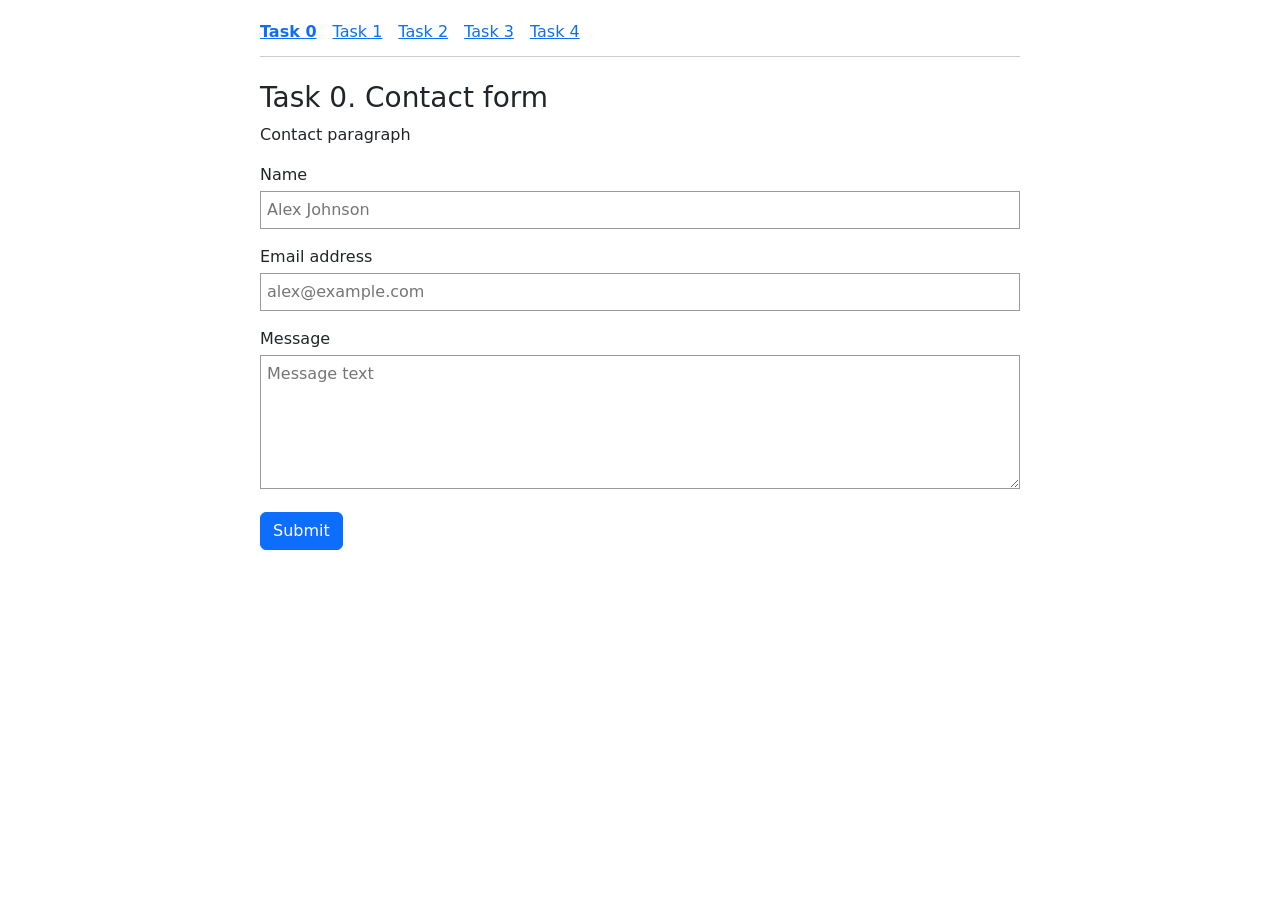
<file: index.html>
<!DOCTYPE html>
<html lang="en">
<head>
  <meta charset="UTF-8">
  <meta name="viewport" content="width=device-width, initial-scale=1.0">
  <title>Task 0. Contact form</title>
  <link rel="stylesheet" href="css/style.css">
</head>
<body>
  <nav aria-label="Tasks">
    <a href="index.html" aria-current="page">Task 0</a>
    <a href="html5.html">Task 1</a>
    <a href="bootstrap.html">Task 2</a>
    <a href="validation.html">Task 3</a>
    <a href="registration.html">Task 4</a>
  </nav>
  <main>
    <h1>Task 0. Contact form</h1>
    <p>Contact paragraph</p>
    <form id="contact-form" class="simple-form" action="success.html" method="get">
      <div>
        <label for="name">Name</label>
        <input type="text" id="name" name="name" placeholder="Alex Johnson">
      </div>
      <div>
        <label for="email">Email address</label>
        <input type="email" id="email" name="email" placeholder="alex@example.com">
      </div>
      <div>
        <label for="message">Message</label>
        <textarea id="message" name="message" rows="5" placeholder="Message text"></textarea>
      </div>
      <div class="basic-actions">
        <button type="submit" class="btn btn-primary">Submit</button>
      </div>
    </form>
  </main>
</body>
</html>
</file>
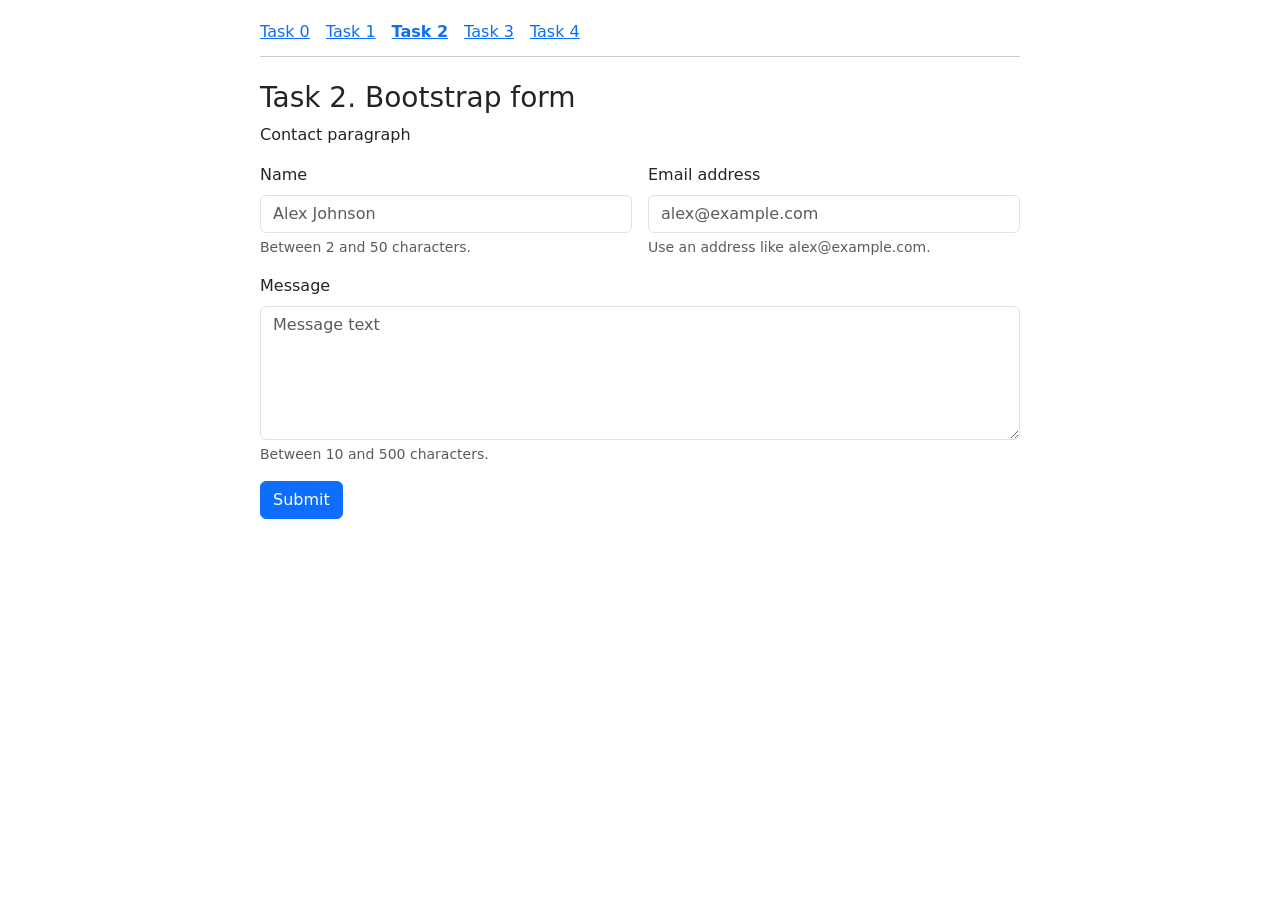
<file: bootstrap.html>
<!DOCTYPE html>
<html lang="en">
<head>
  <meta charset="UTF-8">
  <meta name="viewport" content="width=device-width, initial-scale=1.0">
  <title>Task 2. Bootstrap form</title>
  <link rel="stylesheet" href="css/style.css">
</head>
<body>
  <nav aria-label="Tasks">
    <a href="index.html">Task 0</a>
    <a href="html5.html">Task 1</a>
    <a href="bootstrap.html" aria-current="page">Task 2</a>
    <a href="validation.html">Task 3</a>
    <a href="registration.html">Task 4</a>
  </nav>
  <main>
    <h1>Task 2. Bootstrap form</h1>
    <p>Contact paragraph</p>
    <form id="contact-form" class="row g-3" action="success.html" method="get">
      <div class="col-md-6">
        <label for="name" class="form-label">Name</label>
        <input type="text" id="name" name="name" class="form-control" required minlength="2" maxlength="50" aria-describedby="name-help" placeholder="Alex Johnson">
        <div class="form-text" id="name-help">Between 2 and 50 characters.</div>
      </div>
      <div class="col-md-6">
        <label for="email" class="form-label">Email address</label>
        <input type="email" id="email" name="email" class="form-control" required maxlength="100" aria-describedby="email-help" placeholder="alex@example.com">
        <div class="form-text" id="email-help">Use an address like alex@example.com.</div>
      </div>
      <div class="col-12">
        <label for="message" class="form-label">Message</label>
        <textarea id="message" name="message" class="form-control" required minlength="10" maxlength="500" aria-describedby="message-help" rows="5" placeholder="Message text"></textarea>
        <div class="form-text" id="message-help">Between 10 and 500 characters.</div>
      </div>
      <div class="col-12">
        <button type="submit" class="btn btn-primary">Submit</button>
      </div>
    </form>
  </main>
</body>
</html>
</file>
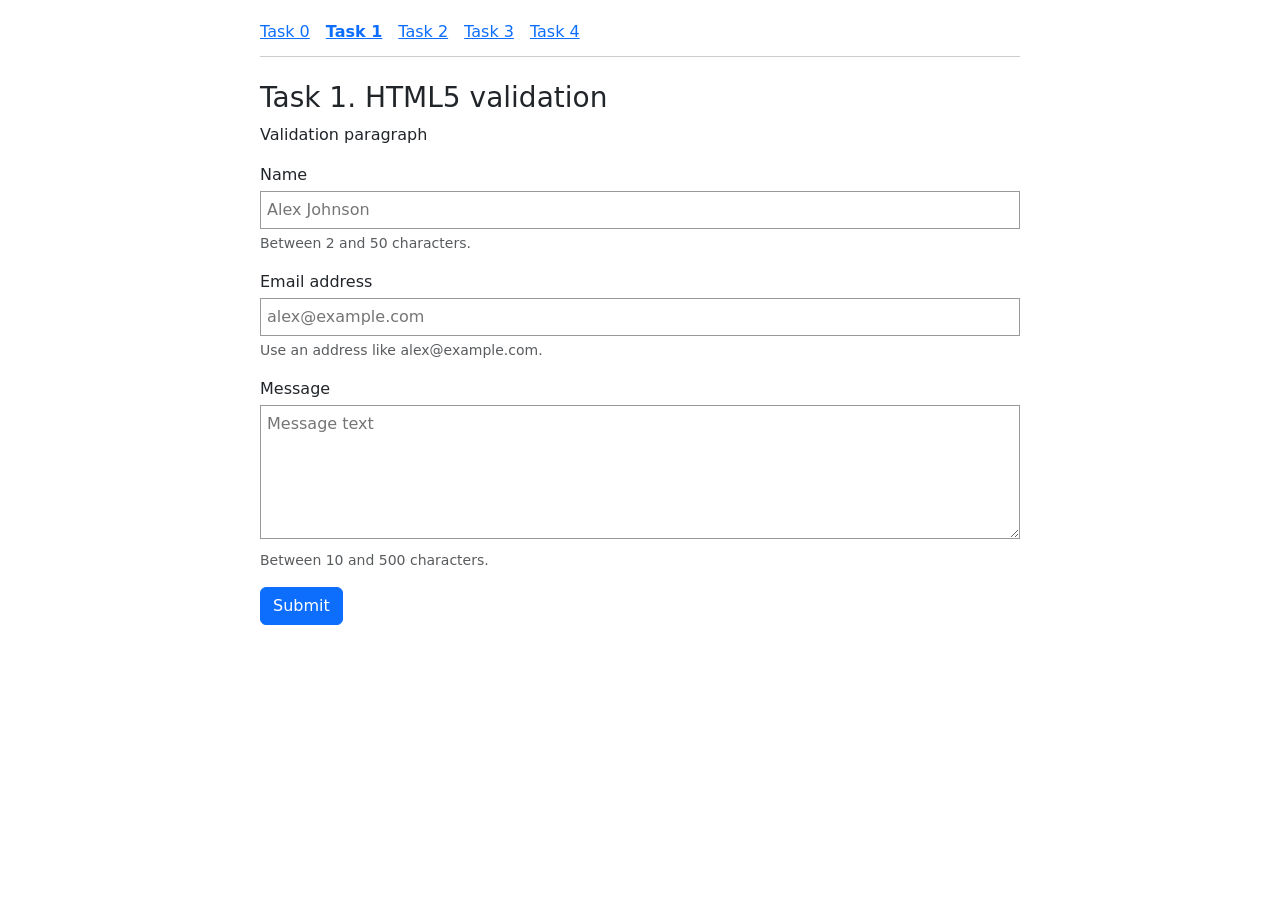
<file: html5.html>
<!DOCTYPE html>
<html lang="en">
<head>
  <meta charset="UTF-8">
  <meta name="viewport" content="width=device-width, initial-scale=1.0">
  <title>Task 1. HTML5 validation</title>
  <link rel="stylesheet" href="css/style.css">
</head>
<body>
  <nav aria-label="Tasks">
    <a href="index.html">Task 0</a>
    <a href="html5.html" aria-current="page">Task 1</a>
    <a href="bootstrap.html">Task 2</a>
    <a href="validation.html">Task 3</a>
    <a href="registration.html">Task 4</a>
  </nav>
  <main>
    <h1>Task 1. HTML5 validation</h1>
    <p>Validation paragraph</p>
    <form id="contact-form" class="simple-form" action="success.html" method="get">
      <div>
        <label for="name">Name</label>
        <input type="text" id="name" name="name" required minlength="2" maxlength="50" aria-describedby="name-help" placeholder="Alex Johnson">
        <div class="form-text" id="name-help">Between 2 and 50 characters.</div>
      </div>
      <div>
        <label for="email">Email address</label>
        <input type="email" id="email" name="email" required maxlength="100" aria-describedby="email-help" placeholder="alex@example.com">
        <div class="form-text" id="email-help">Use an address like alex@example.com.</div>
      </div>
      <div>
        <label for="message">Message</label>
        <textarea id="message" name="message" required minlength="10" maxlength="500" aria-describedby="message-help" rows="5" placeholder="Message text"></textarea>
        <div class="form-text" id="message-help">Between 10 and 500 characters.</div>
      </div>
      <div class="basic-actions">
        <button type="submit" class="btn btn-primary">Submit</button>
      </div>
    </form>
  </main>
</body>
</html>
</file>
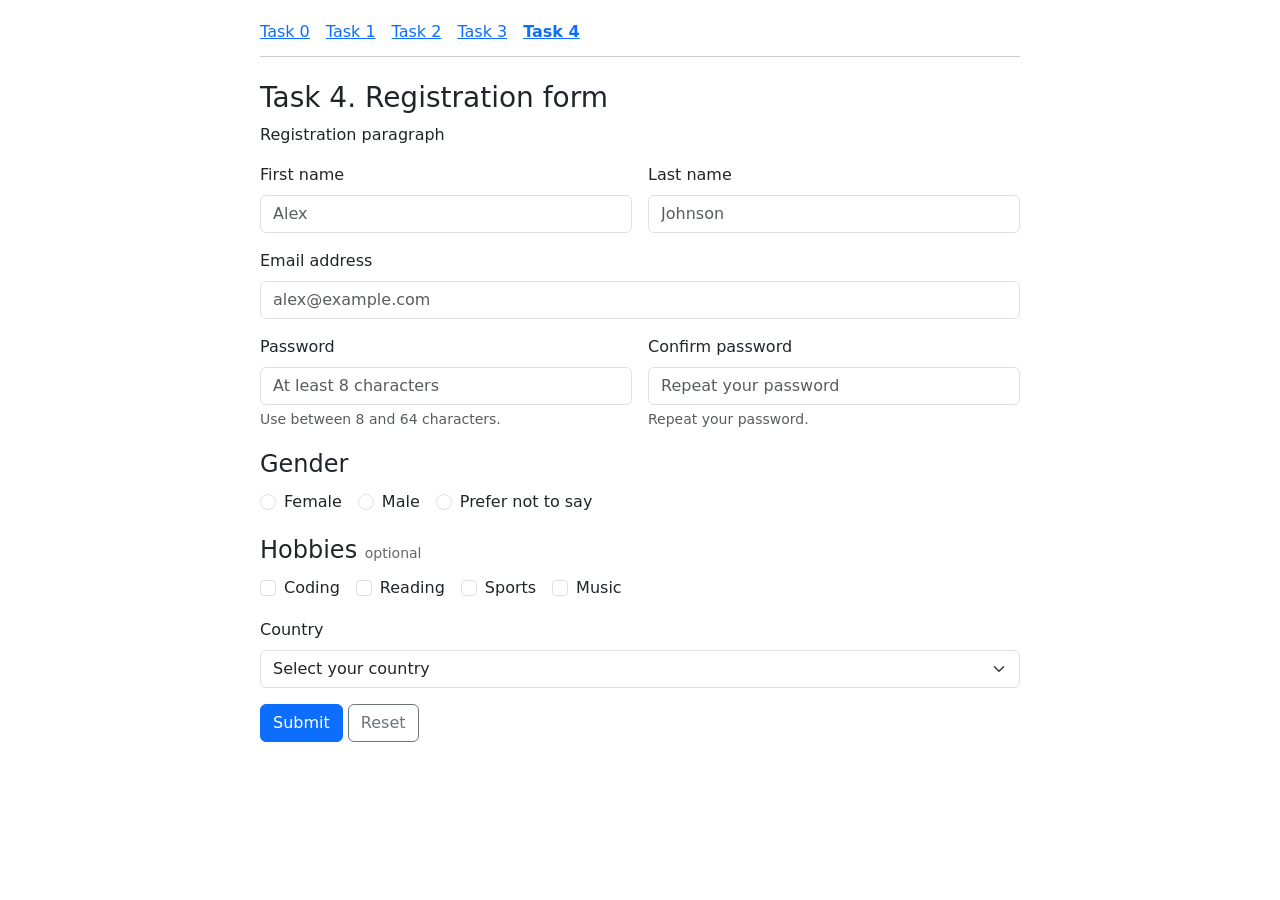
<file: registration.html>
<!DOCTYPE html>
<html lang="en">
<head>
  <meta charset="UTF-8">
  <meta name="viewport" content="width=device-width, initial-scale=1.0">
  <title>Task 4. Registration form</title>
  <link rel="stylesheet" href="css/style.css">
</head>
<body>
  <nav aria-label="Tasks">
    <a href="index.html">Task 0</a>
    <a href="html5.html">Task 1</a>
    <a href="bootstrap.html">Task 2</a>
    <a href="validation.html">Task 3</a>
    <a href="registration.html" aria-current="page">Task 4</a>
  </nav>
  <main>
    <h1>Task 4. Registration form</h1>
    <p>Registration paragraph</p>
    <form id="registration-form" class="row g-3 css-validation" action="success.html" method="get">
      <div class="col-md-6">
        <label for="first-name" class="form-label">First name</label>
        <input type="text" class="form-control" id="first-name" name="first-name" placeholder="Alex" required minlength="2" maxlength="50" aria-describedby="first-name-error first-name-success">
        <div class="invalid-feedback" id="first-name-error">Enter a first name of 2–50 characters.</div>
        <div class="valid-feedback" id="first-name-success">Looks good!</div>
      </div>
      <div class="col-md-6">
        <label for="last-name" class="form-label">Last name</label>
        <input type="text" class="form-control" id="last-name" name="last-name" placeholder="Johnson" required minlength="2" maxlength="50" aria-describedby="last-name-error last-name-success">
        <div class="invalid-feedback" id="last-name-error">Enter a last name of 2–50 characters.</div>
        <div class="valid-feedback" id="last-name-success">Looks good!</div>
      </div>
      <div class="col-12">
        <label for="email" class="form-label">Email address</label>
        <input type="email" class="form-control" id="email" name="email" placeholder="alex@example.com" required maxlength="100" aria-describedby="email-error email-success">
        <div class="invalid-feedback" id="email-error">Enter a valid email address.</div>
        <div class="valid-feedback" id="email-success">Looks good!</div>
      </div>
      <div class="col-md-6">
        <label for="password" class="form-label">Password</label>
        <input type="password" class="form-control" id="password" placeholder="At least 8 characters" required minlength="8" maxlength="64" aria-describedby="password-error password-success password-help">
        <div class="form-text" id="password-help">Use between 8 and 64 characters.</div>
        <div class="invalid-feedback" id="password-error">Use 8–64 characters.</div>
        <div class="valid-feedback" id="password-success">Looks good!</div>
      </div>
      <div class="col-md-6">
        <label for="confirm-password" class="form-label">Confirm password</label>
        <input type="password" class="form-control" id="confirm-password" placeholder="Repeat your password" required minlength="8" maxlength="64" aria-describedby="confirm-password-error confirm-password-success confirm-password-help">
        <div class="form-text" id="confirm-password-help">Repeat your password.</div>
        <div class="invalid-feedback" id="confirm-password-error">Use 8–64 characters.</div>
        <div class="valid-feedback" id="confirm-password-success">Looks good!</div>
      </div>
      <fieldset class="col-12">
        <legend class="form-label">Gender</legend>
        <div class="choices">
          <div class="form-check">
            <input class="form-check-input" type="radio" name="gender" id="female" value="female" required aria-describedby="gender-error">
            <label class="form-check-label" for="female">Female</label>
          </div>
          <div class="form-check">
            <input class="form-check-input" type="radio" name="gender" id="male" value="male" required aria-describedby="gender-error">
            <label class="form-check-label" for="male">Male</label>
          </div>
          <div class="form-check">
            <input class="form-check-input" type="radio" name="gender" id="prefer-not-to-say" value="prefer-not-to-say" required aria-describedby="gender-error">
            <label class="form-check-label" for="prefer-not-to-say">Prefer not to say</label>
          </div>
        </div>
        <div id="gender-error" class="gender-feedback text-danger small mt-2">Please choose an option.</div>
      </fieldset>
      <fieldset class="col-12">
        <legend class="form-label">Hobbies <span class="optional">optional</span></legend>
        <div class="choices">
          <div class="form-check">
            <input class="form-check-input" type="checkbox" name="hobbies" id="coding" value="coding">
            <label class="form-check-label" for="coding">Coding</label>
          </div>
          <div class="form-check">
            <input class="form-check-input" type="checkbox" name="hobbies" id="reading" value="reading">
            <label class="form-check-label" for="reading">Reading</label>
          </div>
          <div class="form-check">
            <input class="form-check-input" type="checkbox" name="hobbies" id="sports" value="sports">
            <label class="form-check-label" for="sports">Sports</label>
          </div>
          <div class="form-check">
            <input class="form-check-input" type="checkbox" name="hobbies" id="music" value="music">
            <label class="form-check-label" for="music">Music</label>
          </div>
        </div>
      </fieldset>
      <div class="col-12">
        <label for="country" class="form-label">Country</label>
        <select class="form-select" id="country" name="country" required aria-describedby="country-error country-success">
          <option value="">Select your country</option>
          <option value="KZ">Kazakhstan</option>
          <option value="KG">Kyrgyzstan</option>
          <option value="UZ">Uzbekistan</option>
          <option value="RU">Russia</option>
          <option value="TR">Türkiye</option>
          <option value="US">United States</option>
          <option value="other">Other</option>
        </select>
        <div class="invalid-feedback" id="country-error">Please select your country.</div>
        <div class="valid-feedback" id="country-success">Looks good!</div>
      </div>
      <div class="col-12">
        <button type="submit" class="btn btn-primary">Submit</button>
        <button type="reset" class="btn btn-outline-secondary">Reset</button>
      </div>
    </form>
  </main>
</body>
</html>
</file>
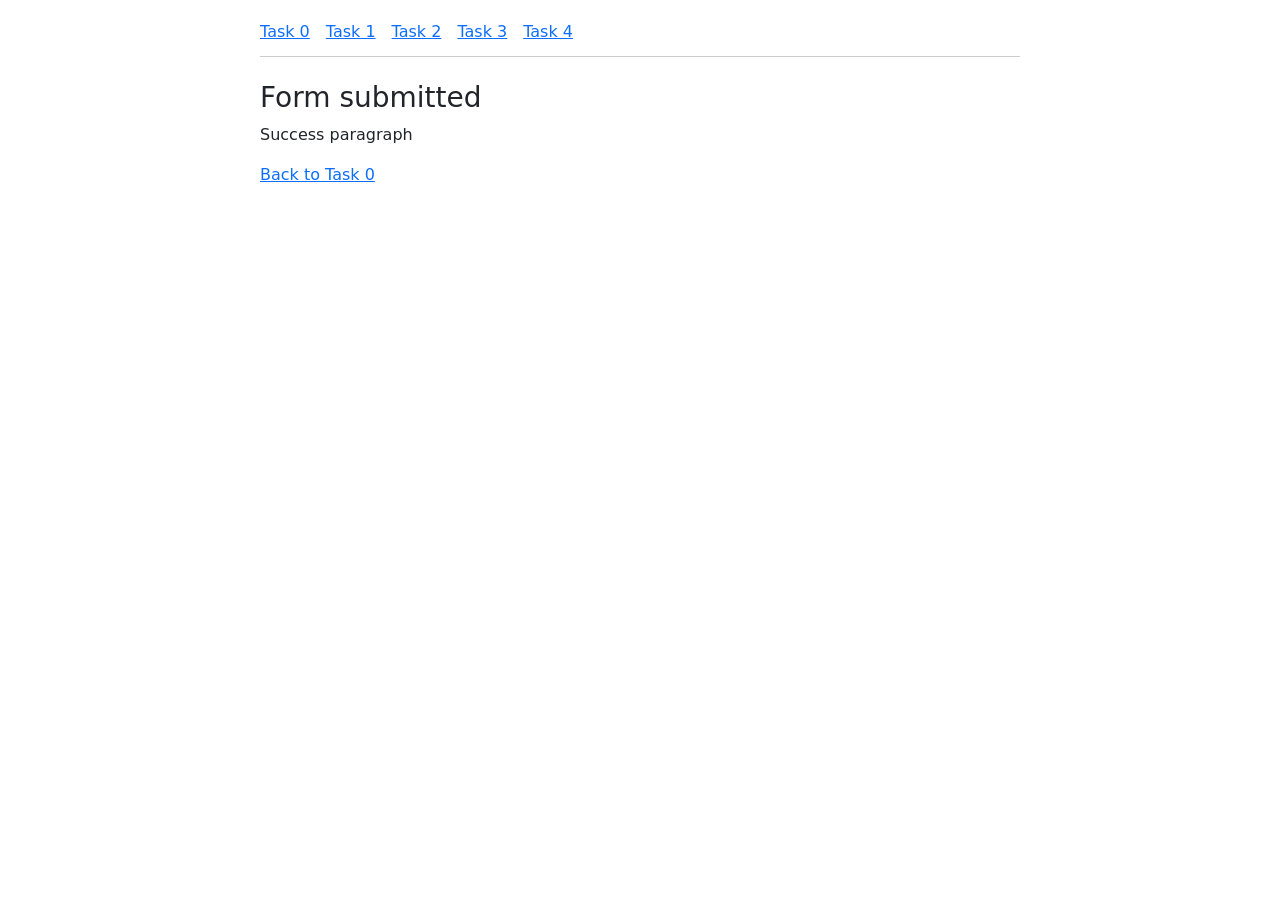
<file: success.html>
<!DOCTYPE html>
<html lang="en">
<head>
  <meta charset="UTF-8">
  <meta name="viewport" content="width=device-width, initial-scale=1.0">
  <title>Form submitted</title>
  <link rel="stylesheet" href="css/style.css">
</head>
<body>
  <nav aria-label="Tasks">
    <a href="index.html">Task 0</a>
    <a href="html5.html">Task 1</a>
    <a href="bootstrap.html">Task 2</a>
    <a href="validation.html">Task 3</a>
    <a href="registration.html">Task 4</a>
  </nav>
  <main>
    <h1>Form submitted</h1>
    <p>Success paragraph</p>
    <a href="index.html">Back to Task 0</a>
  </main>
</body>
</html>
</file>
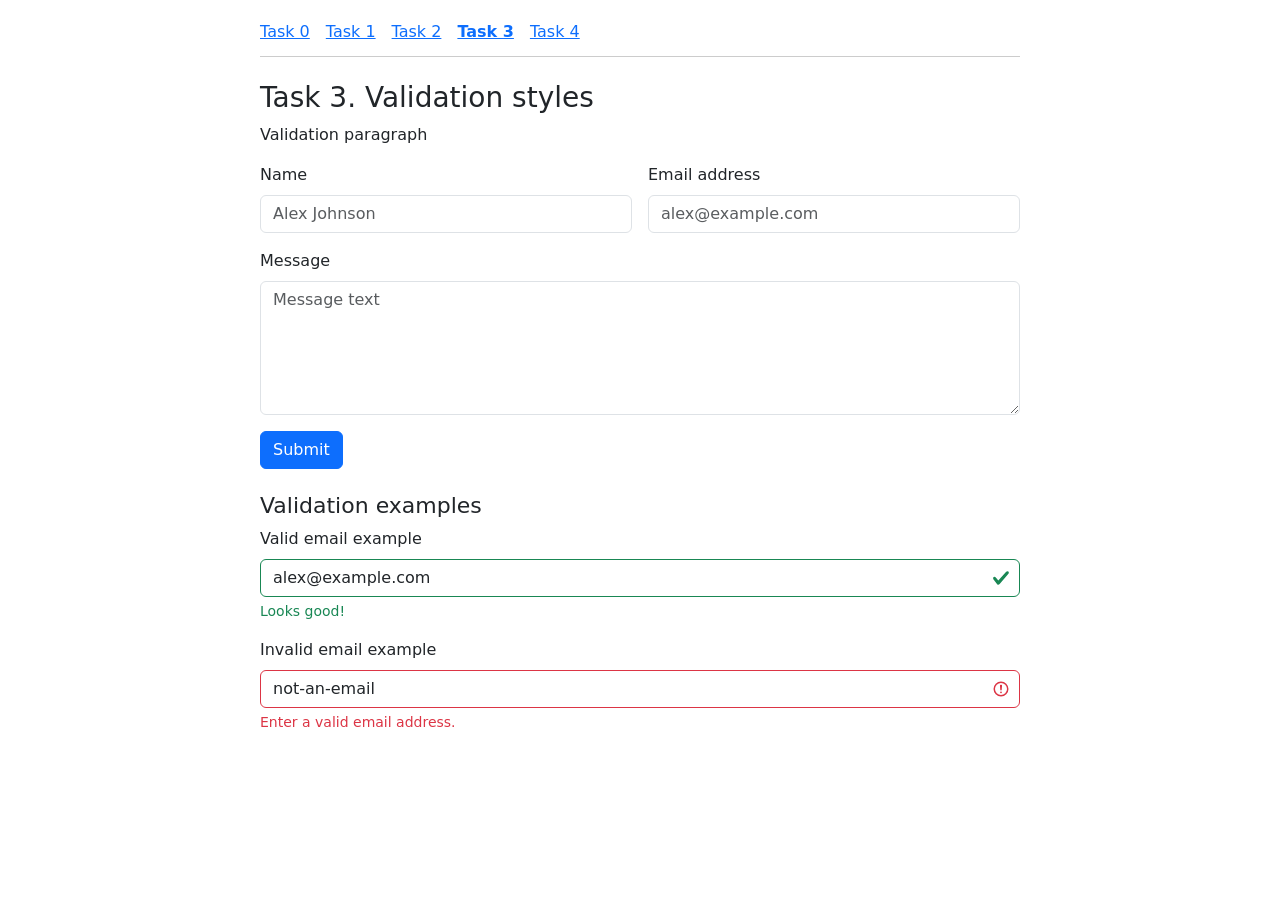
<file: validation.html>
<!DOCTYPE html>
<html lang="en">
<head>
  <meta charset="UTF-8">
  <meta name="viewport" content="width=device-width, initial-scale=1.0">
  <title>Task 3. Validation styles</title>
  <link rel="stylesheet" href="css/style.css">
</head>
<body>
  <nav aria-label="Tasks">
    <a href="index.html">Task 0</a>
    <a href="html5.html">Task 1</a>
    <a href="bootstrap.html">Task 2</a>
    <a href="validation.html" aria-current="page">Task 3</a>
    <a href="registration.html">Task 4</a>
  </nav>
  <main>
    <h1>Task 3. Validation styles</h1>
    <p>Validation paragraph</p>
    <form id="contact-form" class="row g-3 css-validation" action="success.html" method="get">
      <div class="col-md-6">
        <label for="name" class="form-label">Name</label>
        <input type="text" id="name" name="name" class="form-control" required minlength="2" maxlength="50" aria-describedby="name-error name-success" placeholder="Alex Johnson">
        <div class="invalid-feedback" id="name-error">Enter your name (2–50 characters).</div>
        <div class="valid-feedback" id="name-success">Looks good!</div>
      </div>
      <div class="col-md-6">
        <label for="email" class="form-label">Email address</label>
        <input type="email" id="email" name="email" class="form-control" required maxlength="100" aria-describedby="email-error email-success" placeholder="alex@example.com">
        <div class="invalid-feedback" id="email-error">Email is required. Enter a valid email address.</div>
        <div class="valid-feedback" id="email-success">Looks good!</div>
      </div>
      <div class="col-12">
        <label for="message" class="form-label">Message</label>
        <textarea id="message" name="message" class="form-control" required minlength="10" maxlength="500" aria-describedby="message-error message-success" rows="5" placeholder="Message text"></textarea>
        <div class="invalid-feedback" id="message-error">Enter a message of 10–500 characters.</div>
        <div class="valid-feedback" id="message-success">Looks good!</div>
      </div>
      <div class="col-12">
        <button type="submit" class="btn btn-primary">Submit</button>
      </div>
    </form>
    <section class="validation-example" aria-labelledby="example-title">
      <h2 id="example-title">Validation examples</h2>
      <label for="valid-example" class="form-label">Valid email example</label>
      <input id="valid-example" class="form-control is-valid" type="email" value="alex@example.com" readonly aria-describedby="valid-example-help">
      <div id="valid-example-help" class="valid-feedback">Looks good!</div>
      <label for="invalid-example" class="form-label mt-3">Invalid email example</label>
      <input id="invalid-example" class="form-control is-invalid" type="email" value="not-an-email" readonly aria-invalid="true" aria-describedby="invalid-example-help">
      <div id="invalid-example-help" class="invalid-feedback">Enter a valid email address.</div>
    </section>
  </main>
</body>
</html>
</file>
<file: css/style.css>
@charset "UTF-8";:root,[data-bs-theme=light]{--bs-blue:#0d6efd;--bs-indigo:#6610f2;--bs-purple:#6f42c1;--bs-pink:#d63384;--bs-red:#dc3545;--bs-orange:#fd7e14;--bs-yellow:#ffc107;--bs-green:#198754;--bs-teal:#20c997;--bs-cyan:#0dcaf0;--bs-black:#000;--bs-white:#fff;--bs-gray:#6c757d;--bs-gray-dark:#343a40;--bs-gray-100:#f8f9fa;--bs-gray-200:#e9ecef;--bs-gray-300:#dee2e6;--bs-gray-400:#ced4da;--bs-gray-500:#adb5bd;--bs-gray-600:#6c757d;--bs-gray-700:#495057;--bs-gray-800:#343a40;--bs-gray-900:#212529;--bs-primary:#0d6efd;--bs-secondary:#6c757d;--bs-success:#198754;--bs-info:#0dcaf0;--bs-warning:#ffc107;--bs-danger:#dc3545;--bs-light:#f8f9fa;--bs-dark:#212529;--bs-primary-rgb:13,110,253;--bs-secondary-rgb:108,117,125;--bs-success-rgb:25,135,84;--bs-info-rgb:13,202,240;--bs-warning-rgb:255,193,7;--bs-danger-rgb:220,53,69;--bs-light-rgb:248,249,250;--bs-dark-rgb:33,37,41;--bs-primary-text-emphasis:#052c65;--bs-secondary-text-emphasis:#2b2f32;--bs-success-text-emphasis:#0a3622;--bs-info-text-emphasis:#055160;--bs-warning-text-emphasis:#664d03;--bs-danger-text-emphasis:#58151c;--bs-light-text-emphasis:#495057;--bs-dark-text-emphasis:#495057;--bs-primary-bg-subtle:#cfe2ff;--bs-secondary-bg-subtle:#e2e3e5;--bs-success-bg-subtle:#d1e7dd;--bs-info-bg-subtle:#cff4fc;--bs-warning-bg-subtle:#fff3cd;--bs-danger-bg-subtle:#f8d7da;--bs-light-bg-subtle:#fcfcfd;--bs-dark-bg-subtle:#ced4da;--bs-primary-border-subtle:#9ec5fe;--bs-secondary-border-subtle:#c4c8cb;--bs-success-border-subtle:#a3cfbb;--bs-info-border-subtle:#9eeaf9;--bs-warning-border-subtle:#ffe69c;--bs-danger-border-subtle:#f1aeb5;--bs-light-border-subtle:#e9ecef;--bs-dark-border-subtle:#adb5bd;--bs-white-rgb:255,255,255;--bs-black-rgb:0,0,0;--bs-font-sans-serif:system-ui,-apple-system,"Segoe UI",Roboto,"Helvetica Neue","Noto Sans","Liberation Sans",Arial,sans-serif,"Apple Color Emoji","Segoe UI Emoji","Segoe UI Symbol","Noto Color Emoji";--bs-font-monospace:SFMono-Regular,Menlo,Monaco,Consolas,"Liberation Mono","Courier New",monospace;--bs-gradient:linear-gradient(180deg, rgba(255, 255, 255, 0.15), rgba(255, 255, 255, 0));--bs-body-font-family:var(--bs-font-sans-serif);--bs-body-font-size:1rem;--bs-body-font-weight:400;--bs-body-line-height:1.5;--bs-body-color:#212529;--bs-body-color-rgb:33,37,41;--bs-body-bg:#fff;--bs-body-bg-rgb:255,255,255;--bs-emphasis-color:#000;--bs-emphasis-color-rgb:0,0,0;--bs-secondary-color:rgba(33, 37, 41, 0.75);--bs-secondary-color-rgb:33,37,41;--bs-secondary-bg:#e9ecef;--bs-secondary-bg-rgb:233,236,239;--bs-tertiary-color:rgba(33, 37, 41, 0.5);--bs-tertiary-color-rgb:33,37,41;--bs-tertiary-bg:#f8f9fa;--bs-tertiary-bg-rgb:248,249,250;--bs-heading-color:inherit;--bs-link-color:#0d6efd;--bs-link-color-rgb:13,110,253;--bs-link-decoration:underline;--bs-link-hover-color:#0a58ca;--bs-link-hover-color-rgb:10,88,202;--bs-code-color:#d63384;--bs-highlight-color:#212529;--bs-highlight-bg:#fff3cd;--bs-border-width:1px;--bs-border-style:solid;--bs-border-color:#dee2e6;--bs-border-color-translucent:rgba(0, 0, 0, 0.175);--bs-border-radius:0.375rem;--bs-border-radius-sm:0.25rem;--bs-border-radius-lg:0.5rem;--bs-border-radius-xl:1rem;--bs-border-radius-xxl:2rem;--bs-border-radius-2xl:var(--bs-border-radius-xxl);--bs-border-radius-pill:50rem;--bs-box-shadow:0 0.5rem 1rem rgba(0, 0, 0, 0.15);--bs-box-shadow-sm:0 0.125rem 0.25rem rgba(0, 0, 0, 0.075);--bs-box-shadow-lg:0 1rem 3rem rgba(0, 0, 0, 0.175);--bs-box-shadow-inset:inset 0 1px 2px rgba(0, 0, 0, 0.075);--bs-focus-ring-width:0.25rem;--bs-focus-ring-opacity:0.25;--bs-focus-ring-color:rgba(13, 110, 253, 0.25);--bs-form-valid-color:#198754;--bs-form-valid-border-color:#198754;--bs-form-invalid-color:#dc3545;--bs-form-invalid-border-color:#dc3545}[data-bs-theme=dark]{color-scheme:dark;--bs-body-color:#dee2e6;--bs-body-color-rgb:222,226,230;--bs-body-bg:#212529;--bs-body-bg-rgb:33,37,41;--bs-emphasis-color:#fff;--bs-emphasis-color-rgb:255,255,255;--bs-secondary-color:rgba(222, 226, 230, 0.75);--bs-secondary-color-rgb:222,226,230;--bs-secondary-bg:#343a40;--bs-secondary-bg-rgb:52,58,64;--bs-tertiary-color:rgba(222, 226, 230, 0.5);--bs-tertiary-color-rgb:222,226,230;--bs-tertiary-bg:#2b3035;--bs-tertiary-bg-rgb:43,48,53;--bs-primary-text-emphasis:#6ea8fe;--bs-secondary-text-emphasis:#a7acb1;--bs-success-text-emphasis:#75b798;--bs-info-text-emphasis:#6edff6;--bs-warning-text-emphasis:#ffda6a;--bs-danger-text-emphasis:#ea868f;--bs-light-text-emphasis:#f8f9fa;--bs-dark-text-emphasis:#dee2e6;--bs-primary-bg-subtle:#031633;--bs-secondary-bg-subtle:#161719;--bs-success-bg-subtle:#051b11;--bs-info-bg-subtle:#032830;--bs-warning-bg-subtle:#332701;--bs-danger-bg-subtle:#2c0b0e;--bs-light-bg-subtle:#343a40;--bs-dark-bg-subtle:#1a1d20;--bs-primary-border-subtle:#084298;--bs-secondary-border-subtle:#41464b;--bs-success-border-subtle:#0f5132;--bs-info-border-subtle:#087990;--bs-warning-border-subtle:#997404;--bs-danger-border-subtle:#842029;--bs-light-border-subtle:#495057;--bs-dark-border-subtle:#343a40;--bs-heading-color:inherit;--bs-link-color:#6ea8fe;--bs-link-hover-color:#8bb9fe;--bs-link-color-rgb:110,168,254;--bs-link-hover-color-rgb:139,185,254;--bs-code-color:#e685b5;--bs-highlight-color:#dee2e6;--bs-highlight-bg:#664d03;--bs-border-color:#495057;--bs-border-color-translucent:rgba(255, 255, 255, 0.15);--bs-form-valid-color:#75b798;--bs-form-valid-border-color:#75b798;--bs-form-invalid-color:#ea868f;--bs-form-invalid-border-color:#ea868f}*,::after,::before{box-sizing:border-box}@media (prefers-reduced-motion:no-preference){:root{scroll-behavior:smooth}}body{margin:0;font-family:var(--bs-body-font-family);font-size:var(--bs-body-font-size);font-weight:var(--bs-body-font-weight);line-height:var(--bs-body-line-height);color:var(--bs-body-color);text-align:var(--bs-body-text-align);background-color:var(--bs-body-bg);-webkit-text-size-adjust:100%;-webkit-tap-highlight-color:transparent}hr{margin:1rem 0;color:inherit;border:0;border-top:var(--bs-border-width) solid;opacity:.25}.h1,.h2,.h3,.h4,.h5,.h6,h1,h2,h3,h4,h5,h6{margin-top:0;margin-bottom:.5rem;font-weight:500;line-height:1.2;color:var(--bs-heading-color)}.h1,h1{font-size:calc(1.375rem + 1.5vw)}@media (min-width:1200px){.h1,h1{font-size:2.5rem}}.h2,h2{font-size:calc(1.325rem + .9vw)}@media (min-width:1200px){.h2,h2{font-size:2rem}}.h3,h3{font-size:calc(1.3rem + .6vw)}@media (min-width:1200px){.h3,h3{font-size:1.75rem}}.h4,h4{font-size:calc(1.275rem + .3vw)}@media (min-width:1200px){.h4,h4{font-size:1.5rem}}.h5,h5{font-size:1.25rem}.h6,h6{font-size:1rem}p{margin-top:0;margin-bottom:1rem}abbr[title]{-webkit-text-decoration:underline dotted;text-decoration:underline dotted;cursor:help;-webkit-text-decoration-skip-ink:none;text-decoration-skip-ink:none}address{margin-bottom:1rem;font-style:normal;line-height:inherit}ol,ul{padding-left:2rem}dl,ol,ul{margin-top:0;margin-bottom:1rem}ol ol,ol ul,ul ol,ul ul{margin-bottom:0}dt{font-weight:700}dd{margin-bottom:.5rem;margin-left:0}blockquote{margin:0 0 1rem}b,strong{font-weight:bolder}.small,small{font-size:.875em}.mark,mark{padding:.1875em;color:var(--bs-highlight-color);background-color:var(--bs-highlight-bg)}sub,sup{position:relative;font-size:.75em;line-height:0;vertical-align:baseline}sub{bottom:-.25em}sup{top:-.5em}a{color:rgba(var(--bs-link-color-rgb),var(--bs-link-opacity,1));text-decoration:underline}a:hover{--bs-link-color-rgb:var(--bs-link-hover-color-rgb)}a:not([href]):not([class]),a:not([href]):not([class]):hover{color:inherit;text-decoration:none}code,kbd,pre,samp{font-family:var(--bs-font-monospace);font-size:1em}pre{display:block;margin-top:0;margin-bottom:1rem;overflow:auto;font-size:.875em}pre code{font-size:inherit;color:inherit;word-break:normal}code{font-size:.875em;color:var(--bs-code-color);word-wrap:break-word}a>code{color:inherit}kbd{padding:.1875rem .375rem;font-size:.875em;color:var(--bs-body-bg);background-color:var(--bs-body-color);border-radius:.25rem}kbd kbd{padding:0;font-size:1em}figure{margin:0 0 1rem}img,svg{vertical-align:middle}table{caption-side:bottom;border-collapse:collapse}caption{padding-top:.5rem;padding-bottom:.5rem;color:var(--bs-secondary-color);text-align:left}th{text-align:inherit;text-align:-webkit-match-parent}tbody,td,tfoot,th,thead,tr{border-color:inherit;border-style:solid;border-width:0}label{display:inline-block}button{border-radius:0}button:focus:not(:focus-visible){outline:0}button,input,optgroup,select,textarea{margin:0;font-family:inherit;font-size:inherit;line-height:inherit}button,select{text-transform:none}[role=button]{cursor:pointer}select{word-wrap:normal}select:disabled{opacity:1}[list]:not([type=date]):not([type=datetime-local]):not([type=month]):not([type=week]):not([type=time])::-webkit-calendar-picker-indicator{display:none!important}[type=button],[type=reset],[type=submit],button{-webkit-appearance:button}[type=button]:not(:disabled),[type=reset]:not(:disabled),[type=submit]:not(:disabled),button:not(:disabled){cursor:pointer}::-moz-focus-inner{padding:0;border-style:none}textarea{resize:vertical}fieldset{min-width:0;padding:0;margin:0;border:0}legend{float:left;width:100%;padding:0;margin-bottom:.5rem;line-height:inherit;font-size:calc(1.275rem + .3vw)}@media (min-width:1200px){legend{font-size:1.5rem}}legend+*{clear:left}::-webkit-datetime-edit-day-field,::-webkit-datetime-edit-fields-wrapper,::-webkit-datetime-edit-hour-field,::-webkit-datetime-edit-minute,::-webkit-datetime-edit-month-field,::-webkit-datetime-edit-text,::-webkit-datetime-edit-year-field{padding:0}::-webkit-inner-spin-button{height:auto}[type=search]{-webkit-appearance:textfield;outline-offset:-2px}[type=search]::-webkit-search-cancel-button{cursor:pointer;filter:grayscale(1)}::-webkit-search-decoration{-webkit-appearance:none}::-webkit-color-swatch-wrapper{padding:0}::-webkit-file-upload-button{font:inherit;-webkit-appearance:button}::file-selector-button{font:inherit;-webkit-appearance:button}output{display:inline-block}iframe{border:0}summary{display:list-item;cursor:pointer}progress{vertical-align:baseline}[hidden]{display:none!important}.lead{font-size:1.25rem;font-weight:300}.display-1{font-weight:300;line-height:1.2;font-size:calc(1.625rem + 4.5vw)}@media (min-width:1200px){.display-1{font-size:5rem}}.display-2{font-weight:300;line-height:1.2;font-size:calc(1.575rem + 3.9vw)}@media (min-width:1200px){.display-2{font-size:4.5rem}}.display-3{font-weight:300;line-height:1.2;font-size:calc(1.525rem + 3.3vw)}@media (min-width:1200px){.display-3{font-size:4rem}}.display-4{font-weight:300;line-height:1.2;font-size:calc(1.475rem + 2.7vw)}@media (min-width:1200px){.display-4{font-size:3.5rem}}.display-5{font-weight:300;line-height:1.2;font-size:calc(1.425rem + 2.1vw)}@media (min-width:1200px){.display-5{font-size:3rem}}.display-6{font-weight:300;line-height:1.2;font-size:calc(1.375rem + 1.5vw)}@media (min-width:1200px){.display-6{font-size:2.5rem}}.list-unstyled{padding-left:0;list-style:none}.list-inline{padding-left:0;list-style:none}.list-inline-item{display:inline-block}.list-inline-item:not(:last-child){margin-right:.5rem}.initialism{font-size:.875em;text-transform:uppercase}.blockquote{margin-bottom:1rem;font-size:1.25rem}.blockquote>:last-child{margin-bottom:0}.blockquote-footer{margin-top:-1rem;margin-bottom:1rem;font-size:.875em;color:#6c757d}.blockquote-footer::before{content:"— "}.img-fluid{max-width:100%;height:auto}.img-thumbnail{padding:.25rem;background-color:var(--bs-body-bg);border:var(--bs-border-width) solid var(--bs-border-color);border-radius:var(--bs-border-radius);max-width:100%;height:auto}.figure{display:inline-block}.figure-img{margin-bottom:.5rem;line-height:1}.figure-caption{font-size:.875em;color:var(--bs-secondary-color)}.container,.container-fluid,.container-lg,.container-md,.container-sm,.container-xl,.container-xxl{--bs-gutter-x:1.5rem;--bs-gutter-y:0;width:100%;padding-right:calc(var(--bs-gutter-x) * .5);padding-left:calc(var(--bs-gutter-x) * .5);margin-right:auto;margin-left:auto}@media (min-width:576px){.container,.container-sm{max-width:540px}}@media (min-width:768px){.container,.container-md,.container-sm{max-width:720px}}@media (min-width:992px){.container,.container-lg,.container-md,.container-sm{max-width:960px}}@media (min-width:1200px){.container,.container-lg,.container-md,.container-sm,.container-xl{max-width:1140px}}@media (min-width:1400px){.container,.container-lg,.container-md,.container-sm,.container-xl,.container-xxl{max-width:1320px}}:root{--bs-breakpoint-xs:0;--bs-breakpoint-sm:576px;--bs-breakpoint-md:768px;--bs-breakpoint-lg:992px;--bs-breakpoint-xl:1200px;--bs-breakpoint-xxl:1400px}.row{--bs-gutter-x:1.5rem;--bs-gutter-y:0;display:flex;flex-wrap:wrap;margin-top:calc(-1 * var(--bs-gutter-y));margin-right:calc(-.5 * var(--bs-gutter-x));margin-left:calc(-.5 * var(--bs-gutter-x))}.row>*{flex-shrink:0;width:100%;max-width:100%;padding-right:calc(var(--bs-gutter-x) * .5);padding-left:calc(var(--bs-gutter-x) * .5);margin-top:var(--bs-gutter-y)}.col{flex:1 0 0}.row-cols-auto>*{flex:0 0 auto;width:auto}.row-cols-1>*{flex:0 0 auto;width:100%}.row-cols-2>*{flex:0 0 auto;width:50%}.row-cols-3>*{flex:0 0 auto;width:33.33333333%}.row-cols-4>*{flex:0 0 auto;width:25%}.row-cols-5>*{flex:0 0 auto;width:20%}.row-cols-6>*{flex:0 0 auto;width:16.66666667%}.col-auto{flex:0 0 auto;width:auto}.col-1{flex:0 0 auto;width:8.33333333%}.col-2{flex:0 0 auto;width:16.66666667%}.col-3{flex:0 0 auto;width:25%}.col-4{flex:0 0 auto;width:33.33333333%}.col-5{flex:0 0 auto;width:41.66666667%}.col-6{flex:0 0 auto;width:50%}.col-7{flex:0 0 auto;width:58.33333333%}.col-8{flex:0 0 auto;width:66.66666667%}.col-9{flex:0 0 auto;width:75%}.col-10{flex:0 0 auto;width:83.33333333%}.col-11{flex:0 0 auto;width:91.66666667%}.col-12{flex:0 0 auto;width:100%}.offset-1{margin-left:8.33333333%}.offset-2{margin-left:16.66666667%}.offset-3{margin-left:25%}.offset-4{margin-left:33.33333333%}.offset-5{margin-left:41.66666667%}.offset-6{margin-left:50%}.offset-7{margin-left:58.33333333%}.offset-8{margin-left:66.66666667%}.offset-9{margin-left:75%}.offset-10{margin-left:83.33333333%}.offset-11{margin-left:91.66666667%}.g-0,.gx-0{--bs-gutter-x:0}.g-0,.gy-0{--bs-gutter-y:0}.g-1,.gx-1{--bs-gutter-x:0.25rem}.g-1,.gy-1{--bs-gutter-y:0.25rem}.g-2,.gx-2{--bs-gutter-x:0.5rem}.g-2,.gy-2{--bs-gutter-y:0.5rem}.g-3,.gx-3{--bs-gutter-x:1rem}.g-3,.gy-3{--bs-gutter-y:1rem}.g-4,.gx-4{--bs-gutter-x:1.5rem}.g-4,.gy-4{--bs-gutter-y:1.5rem}.g-5,.gx-5{--bs-gutter-x:3rem}.g-5,.gy-5{--bs-gutter-y:3rem}@media (min-width:576px){.col-sm{flex:1 0 0}.row-cols-sm-auto>*{flex:0 0 auto;width:auto}.row-cols-sm-1>*{flex:0 0 auto;width:100%}.row-cols-sm-2>*{flex:0 0 auto;width:50%}.row-cols-sm-3>*{flex:0 0 auto;width:33.33333333%}.row-cols-sm-4>*{flex:0 0 auto;width:25%}.row-cols-sm-5>*{flex:0 0 auto;width:20%}.row-cols-sm-6>*{flex:0 0 auto;width:16.66666667%}.col-sm-auto{flex:0 0 auto;width:auto}.col-sm-1{flex:0 0 auto;width:8.33333333%}.col-sm-2{flex:0 0 auto;width:16.66666667%}.col-sm-3{flex:0 0 auto;width:25%}.col-sm-4{flex:0 0 auto;width:33.33333333%}.col-sm-5{flex:0 0 auto;width:41.66666667%}.col-sm-6{flex:0 0 auto;width:50%}.col-sm-7{flex:0 0 auto;width:58.33333333%}.col-sm-8{flex:0 0 auto;width:66.66666667%}.col-sm-9{flex:0 0 auto;width:75%}.col-sm-10{flex:0 0 auto;width:83.33333333%}.col-sm-11{flex:0 0 auto;width:91.66666667%}.col-sm-12{flex:0 0 auto;width:100%}.offset-sm-0{margin-left:0}.offset-sm-1{margin-left:8.33333333%}.offset-sm-2{margin-left:16.66666667%}.offset-sm-3{margin-left:25%}.offset-sm-4{margin-left:33.33333333%}.offset-sm-5{margin-left:41.66666667%}.offset-sm-6{margin-left:50%}.offset-sm-7{margin-left:58.33333333%}.offset-sm-8{margin-left:66.66666667%}.offset-sm-9{margin-left:75%}.offset-sm-10{margin-left:83.33333333%}.offset-sm-11{margin-left:91.66666667%}.g-sm-0,.gx-sm-0{--bs-gutter-x:0}.g-sm-0,.gy-sm-0{--bs-gutter-y:0}.g-sm-1,.gx-sm-1{--bs-gutter-x:0.25rem}.g-sm-1,.gy-sm-1{--bs-gutter-y:0.25rem}.g-sm-2,.gx-sm-2{--bs-gutter-x:0.5rem}.g-sm-2,.gy-sm-2{--bs-gutter-y:0.5rem}.g-sm-3,.gx-sm-3{--bs-gutter-x:1rem}.g-sm-3,.gy-sm-3{--bs-gutter-y:1rem}.g-sm-4,.gx-sm-4{--bs-gutter-x:1.5rem}.g-sm-4,.gy-sm-4{--bs-gutter-y:1.5rem}.g-sm-5,.gx-sm-5{--bs-gutter-x:3rem}.g-sm-5,.gy-sm-5{--bs-gutter-y:3rem}}@media (min-width:768px){.col-md{flex:1 0 0}.row-cols-md-auto>*{flex:0 0 auto;width:auto}.row-cols-md-1>*{flex:0 0 auto;width:100%}.row-cols-md-2>*{flex:0 0 auto;width:50%}.row-cols-md-3>*{flex:0 0 auto;width:33.33333333%}.row-cols-md-4>*{flex:0 0 auto;width:25%}.row-cols-md-5>*{flex:0 0 auto;width:20%}.row-cols-md-6>*{flex:0 0 auto;width:16.66666667%}.col-md-auto{flex:0 0 auto;width:auto}.col-md-1{flex:0 0 auto;width:8.33333333%}.col-md-2{flex:0 0 auto;width:16.66666667%}.col-md-3{flex:0 0 auto;width:25%}.col-md-4{flex:0 0 auto;width:33.33333333%}.col-md-5{flex:0 0 auto;width:41.66666667%}.col-md-6{flex:0 0 auto;width:50%}.col-md-7{flex:0 0 auto;width:58.33333333%}.col-md-8{flex:0 0 auto;width:66.66666667%}.col-md-9{flex:0 0 auto;width:75%}.col-md-10{flex:0 0 auto;width:83.33333333%}.col-md-11{flex:0 0 auto;width:91.66666667%}.col-md-12{flex:0 0 auto;width:100%}.offset-md-0{margin-left:0}.offset-md-1{margin-left:8.33333333%}.offset-md-2{margin-left:16.66666667%}.offset-md-3{margin-left:25%}.offset-md-4{margin-left:33.33333333%}.offset-md-5{margin-left:41.66666667%}.offset-md-6{margin-left:50%}.offset-md-7{margin-left:58.33333333%}.offset-md-8{margin-left:66.66666667%}.offset-md-9{margin-left:75%}.offset-md-10{margin-left:83.33333333%}.offset-md-11{margin-left:91.66666667%}.g-md-0,.gx-md-0{--bs-gutter-x:0}.g-md-0,.gy-md-0{--bs-gutter-y:0}.g-md-1,.gx-md-1{--bs-gutter-x:0.25rem}.g-md-1,.gy-md-1{--bs-gutter-y:0.25rem}.g-md-2,.gx-md-2{--bs-gutter-x:0.5rem}.g-md-2,.gy-md-2{--bs-gutter-y:0.5rem}.g-md-3,.gx-md-3{--bs-gutter-x:1rem}.g-md-3,.gy-md-3{--bs-gutter-y:1rem}.g-md-4,.gx-md-4{--bs-gutter-x:1.5rem}.g-md-4,.gy-md-4{--bs-gutter-y:1.5rem}.g-md-5,.gx-md-5{--bs-gutter-x:3rem}.g-md-5,.gy-md-5{--bs-gutter-y:3rem}}@media (min-width:992px){.col-lg{flex:1 0 0}.row-cols-lg-auto>*{flex:0 0 auto;width:auto}.row-cols-lg-1>*{flex:0 0 auto;width:100%}.row-cols-lg-2>*{flex:0 0 auto;width:50%}.row-cols-lg-3>*{flex:0 0 auto;width:33.33333333%}.row-cols-lg-4>*{flex:0 0 auto;width:25%}.row-cols-lg-5>*{flex:0 0 auto;width:20%}.row-cols-lg-6>*{flex:0 0 auto;width:16.66666667%}.col-lg-auto{flex:0 0 auto;width:auto}.col-lg-1{flex:0 0 auto;width:8.33333333%}.col-lg-2{flex:0 0 auto;width:16.66666667%}.col-lg-3{flex:0 0 auto;width:25%}.col-lg-4{flex:0 0 auto;width:33.33333333%}.col-lg-5{flex:0 0 auto;width:41.66666667%}.col-lg-6{flex:0 0 auto;width:50%}.col-lg-7{flex:0 0 auto;width:58.33333333%}.col-lg-8{flex:0 0 auto;width:66.66666667%}.col-lg-9{flex:0 0 auto;width:75%}.col-lg-10{flex:0 0 auto;width:83.33333333%}.col-lg-11{flex:0 0 auto;width:91.66666667%}.col-lg-12{flex:0 0 auto;width:100%}.offset-lg-0{margin-left:0}.offset-lg-1{margin-left:8.33333333%}.offset-lg-2{margin-left:16.66666667%}.offset-lg-3{margin-left:25%}.offset-lg-4{margin-left:33.33333333%}.offset-lg-5{margin-left:41.66666667%}.offset-lg-6{margin-left:50%}.offset-lg-7{margin-left:58.33333333%}.offset-lg-8{margin-left:66.66666667%}.offset-lg-9{margin-left:75%}.offset-lg-10{margin-left:83.33333333%}.offset-lg-11{margin-left:91.66666667%}.g-lg-0,.gx-lg-0{--bs-gutter-x:0}.g-lg-0,.gy-lg-0{--bs-gutter-y:0}.g-lg-1,.gx-lg-1{--bs-gutter-x:0.25rem}.g-lg-1,.gy-lg-1{--bs-gutter-y:0.25rem}.g-lg-2,.gx-lg-2{--bs-gutter-x:0.5rem}.g-lg-2,.gy-lg-2{--bs-gutter-y:0.5rem}.g-lg-3,.gx-lg-3{--bs-gutter-x:1rem}.g-lg-3,.gy-lg-3{--bs-gutter-y:1rem}.g-lg-4,.gx-lg-4{--bs-gutter-x:1.5rem}.g-lg-4,.gy-lg-4{--bs-gutter-y:1.5rem}.g-lg-5,.gx-lg-5{--bs-gutter-x:3rem}.g-lg-5,.gy-lg-5{--bs-gutter-y:3rem}}@media (min-width:1200px){.col-xl{flex:1 0 0}.row-cols-xl-auto>*{flex:0 0 auto;width:auto}.row-cols-xl-1>*{flex:0 0 auto;width:100%}.row-cols-xl-2>*{flex:0 0 auto;width:50%}.row-cols-xl-3>*{flex:0 0 auto;width:33.33333333%}.row-cols-xl-4>*{flex:0 0 auto;width:25%}.row-cols-xl-5>*{flex:0 0 auto;width:20%}.row-cols-xl-6>*{flex:0 0 auto;width:16.66666667%}.col-xl-auto{flex:0 0 auto;width:auto}.col-xl-1{flex:0 0 auto;width:8.33333333%}.col-xl-2{flex:0 0 auto;width:16.66666667%}.col-xl-3{flex:0 0 auto;width:25%}.col-xl-4{flex:0 0 auto;width:33.33333333%}.col-xl-5{flex:0 0 auto;width:41.66666667%}.col-xl-6{flex:0 0 auto;width:50%}.col-xl-7{flex:0 0 auto;width:58.33333333%}.col-xl-8{flex:0 0 auto;width:66.66666667%}.col-xl-9{flex:0 0 auto;width:75%}.col-xl-10{flex:0 0 auto;width:83.33333333%}.col-xl-11{flex:0 0 auto;width:91.66666667%}.col-xl-12{flex:0 0 auto;width:100%}.offset-xl-0{margin-left:0}.offset-xl-1{margin-left:8.33333333%}.offset-xl-2{margin-left:16.66666667%}.offset-xl-3{margin-left:25%}.offset-xl-4{margin-left:33.33333333%}.offset-xl-5{margin-left:41.66666667%}.offset-xl-6{margin-left:50%}.offset-xl-7{margin-left:58.33333333%}.offset-xl-8{margin-left:66.66666667%}.offset-xl-9{margin-left:75%}.offset-xl-10{margin-left:83.33333333%}.offset-xl-11{margin-left:91.66666667%}.g-xl-0,.gx-xl-0{--bs-gutter-x:0}.g-xl-0,.gy-xl-0{--bs-gutter-y:0}.g-xl-1,.gx-xl-1{--bs-gutter-x:0.25rem}.g-xl-1,.gy-xl-1{--bs-gutter-y:0.25rem}.g-xl-2,.gx-xl-2{--bs-gutter-x:0.5rem}.g-xl-2,.gy-xl-2{--bs-gutter-y:0.5rem}.g-xl-3,.gx-xl-3{--bs-gutter-x:1rem}.g-xl-3,.gy-xl-3{--bs-gutter-y:1rem}.g-xl-4,.gx-xl-4{--bs-gutter-x:1.5rem}.g-xl-4,.gy-xl-4{--bs-gutter-y:1.5rem}.g-xl-5,.gx-xl-5{--bs-gutter-x:3rem}.g-xl-5,.gy-xl-5{--bs-gutter-y:3rem}}@media (min-width:1400px){.col-xxl{flex:1 0 0}.row-cols-xxl-auto>*{flex:0 0 auto;width:auto}.row-cols-xxl-1>*{flex:0 0 auto;width:100%}.row-cols-xxl-2>*{flex:0 0 auto;width:50%}.row-cols-xxl-3>*{flex:0 0 auto;width:33.33333333%}.row-cols-xxl-4>*{flex:0 0 auto;width:25%}.row-cols-xxl-5>*{flex:0 0 auto;width:20%}.row-cols-xxl-6>*{flex:0 0 auto;width:16.66666667%}.col-xxl-auto{flex:0 0 auto;width:auto}.col-xxl-1{flex:0 0 auto;width:8.33333333%}.col-xxl-2{flex:0 0 auto;width:16.66666667%}.col-xxl-3{flex:0 0 auto;width:25%}.col-xxl-4{flex:0 0 auto;width:33.33333333%}.col-xxl-5{flex:0 0 auto;width:41.66666667%}.col-xxl-6{flex:0 0 auto;width:50%}.col-xxl-7{flex:0 0 auto;width:58.33333333%}.col-xxl-8{flex:0 0 auto;width:66.66666667%}.col-xxl-9{flex:0 0 auto;width:75%}.col-xxl-10{flex:0 0 auto;width:83.33333333%}.col-xxl-11{flex:0 0 auto;width:91.66666667%}.col-xxl-12{flex:0 0 auto;width:100%}.offset-xxl-0{margin-left:0}.offset-xxl-1{margin-left:8.33333333%}.offset-xxl-2{margin-left:16.66666667%}.offset-xxl-3{margin-left:25%}.offset-xxl-4{margin-left:33.33333333%}.offset-xxl-5{margin-left:41.66666667%}.offset-xxl-6{margin-left:50%}.offset-xxl-7{margin-left:58.33333333%}.offset-xxl-8{margin-left:66.66666667%}.offset-xxl-9{margin-left:75%}.offset-xxl-10{margin-left:83.33333333%}.offset-xxl-11{margin-left:91.66666667%}.g-xxl-0,.gx-xxl-0{--bs-gutter-x:0}.g-xxl-0,.gy-xxl-0{--bs-gutter-y:0}.g-xxl-1,.gx-xxl-1{--bs-gutter-x:0.25rem}.g-xxl-1,.gy-xxl-1{--bs-gutter-y:0.25rem}.g-xxl-2,.gx-xxl-2{--bs-gutter-x:0.5rem}.g-xxl-2,.gy-xxl-2{--bs-gutter-y:0.5rem}.g-xxl-3,.gx-xxl-3{--bs-gutter-x:1rem}.g-xxl-3,.gy-xxl-3{--bs-gutter-y:1rem}.g-xxl-4,.gx-xxl-4{--bs-gutter-x:1.5rem}.g-xxl-4,.gy-xxl-4{--bs-gutter-y:1.5rem}.g-xxl-5,.gx-xxl-5{--bs-gutter-x:3rem}.g-xxl-5,.gy-xxl-5{--bs-gutter-y:3rem}}.table{--bs-table-color-type:initial;--bs-table-bg-type:initial;--bs-table-color-state:initial;--bs-table-bg-state:initial;--bs-table-color:var(--bs-emphasis-color);--bs-table-bg:var(--bs-body-bg);--bs-table-border-color:var(--bs-border-color);--bs-table-accent-bg:transparent;--bs-table-striped-color:var(--bs-emphasis-color);--bs-table-striped-bg:rgba(var(--bs-emphasis-color-rgb), 0.05);--bs-table-active-color:var(--bs-emphasis-color);--bs-table-active-bg:rgba(var(--bs-emphasis-color-rgb), 0.1);--bs-table-hover-color:var(--bs-emphasis-color);--bs-table-hover-bg:rgba(var(--bs-emphasis-color-rgb), 0.075);width:100%;margin-bottom:1rem;vertical-align:top;border-color:var(--bs-table-border-color)}.table>:not(caption)>*>*{padding:.5rem .5rem;color:var(--bs-table-color-state,var(--bs-table-color-type,var(--bs-table-color)));background-color:var(--bs-table-bg);border-bottom-width:var(--bs-border-width);box-shadow:inset 0 0 0 9999px var(--bs-table-bg-state,var(--bs-table-bg-type,var(--bs-table-accent-bg)))}.table>tbody{vertical-align:inherit}.table>thead{vertical-align:bottom}.table-group-divider{border-top:calc(var(--bs-border-width) * 2) solid currentcolor}.caption-top{caption-side:top}.table-sm>:not(caption)>*>*{padding:.25rem .25rem}.table-bordered>:not(caption)>*{border-width:var(--bs-border-width) 0}.table-bordered>:not(caption)>*>*{border-width:0 var(--bs-border-width)}.table-borderless>:not(caption)>*>*{border-bottom-width:0}.table-borderless>:not(:first-child){border-top-width:0}.table-striped>tbody>tr:nth-of-type(odd)>*{--bs-table-color-type:var(--bs-table-striped-color);--bs-table-bg-type:var(--bs-table-striped-bg)}.table-striped-columns>:not(caption)>tr>:nth-child(2n){--bs-table-color-type:var(--bs-table-striped-color);--bs-table-bg-type:var(--bs-table-striped-bg)}.table-active{--bs-table-color-state:var(--bs-table-active-color);--bs-table-bg-state:var(--bs-table-active-bg)}.table-hover>tbody>tr:hover>*{--bs-table-color-state:var(--bs-table-hover-color);--bs-table-bg-state:var(--bs-table-hover-bg)}.table-primary{--bs-table-color:#000;--bs-table-bg:#cfe2ff;--bs-table-border-color:#a6b5cc;--bs-table-striped-bg:#c5d7f2;--bs-table-striped-color:#000;--bs-table-active-bg:#bacbe6;--bs-table-active-color:#000;--bs-table-hover-bg:#bfd1ec;--bs-table-hover-color:#000;color:var(--bs-table-color);border-color:var(--bs-table-border-color)}.table-secondary{--bs-table-color:#000;--bs-table-bg:#e2e3e5;--bs-table-border-color:#b5b6b7;--bs-table-striped-bg:#d7d8da;--bs-table-striped-color:#000;--bs-table-active-bg:#cbccce;--bs-table-active-color:#000;--bs-table-hover-bg:#d1d2d4;--bs-table-hover-color:#000;color:var(--bs-table-color);border-color:var(--bs-table-border-color)}.table-success{--bs-table-color:#000;--bs-table-bg:#d1e7dd;--bs-table-border-color:#a7b9b1;--bs-table-striped-bg:#c7dbd2;--bs-table-striped-color:#000;--bs-table-active-bg:#bcd0c7;--bs-table-active-color:#000;--bs-table-hover-bg:#c1d6cc;--bs-table-hover-color:#000;color:var(--bs-table-color);border-color:var(--bs-table-border-color)}.table-info{--bs-table-color:#000;--bs-table-bg:#cff4fc;--bs-table-border-color:#a6c3ca;--bs-table-striped-bg:#c5e8ef;--bs-table-striped-color:#000;--bs-table-active-bg:#badce3;--bs-table-active-color:#000;--bs-table-hover-bg:#bfe2e9;--bs-table-hover-color:#000;color:var(--bs-table-color);border-color:var(--bs-table-border-color)}.table-warning{--bs-table-color:#000;--bs-table-bg:#fff3cd;--bs-table-border-color:#ccc2a4;--bs-table-striped-bg:#f2e7c3;--bs-table-striped-color:#000;--bs-table-active-bg:#e6dbb9;--bs-table-active-color:#000;--bs-table-hover-bg:#ece1be;--bs-table-hover-color:#000;color:var(--bs-table-color);border-color:var(--bs-table-border-color)}.table-danger{--bs-table-color:#000;--bs-table-bg:#f8d7da;--bs-table-border-color:#c6acae;--bs-table-striped-bg:#eccccf;--bs-table-striped-color:#000;--bs-table-active-bg:#dfc2c4;--bs-table-active-color:#000;--bs-table-hover-bg:#e5c7ca;--bs-table-hover-color:#000;color:var(--bs-table-color);border-color:var(--bs-table-border-color)}.table-light{--bs-table-color:#000;--bs-table-bg:#f8f9fa;--bs-table-border-color:#c6c7c8;--bs-table-striped-bg:#ecedee;--bs-table-striped-color:#000;--bs-table-active-bg:#dfe0e1;--bs-table-active-color:#000;--bs-table-hover-bg:#e5e6e7;--bs-table-hover-color:#000;color:var(--bs-table-color);border-color:var(--bs-table-border-color)}.table-dark{--bs-table-color:#fff;--bs-table-bg:#212529;--bs-table-border-color:#4d5154;--bs-table-striped-bg:#2c3034;--bs-table-striped-color:#fff;--bs-table-active-bg:#373b3e;--bs-table-active-color:#fff;--bs-table-hover-bg:#323539;--bs-table-hover-color:#fff;color:var(--bs-table-color);border-color:var(--bs-table-border-color)}.table-responsive{overflow-x:auto;-webkit-overflow-scrolling:touch}@media (max-width:575.98px){.table-responsive-sm{overflow-x:auto;-webkit-overflow-scrolling:touch}}@media (max-width:767.98px){.table-responsive-md{overflow-x:auto;-webkit-overflow-scrolling:touch}}@media (max-width:991.98px){.table-responsive-lg{overflow-x:auto;-webkit-overflow-scrolling:touch}}@media (max-width:1199.98px){.table-responsive-xl{overflow-x:auto;-webkit-overflow-scrolling:touch}}@media (max-width:1399.98px){.table-responsive-xxl{overflow-x:auto;-webkit-overflow-scrolling:touch}}.form-label{margin-bottom:.5rem}.col-form-label{padding-top:calc(.375rem + var(--bs-border-width));padding-bottom:calc(.375rem + var(--bs-border-width));margin-bottom:0;font-size:inherit;line-height:1.5}.col-form-label-lg{padding-top:calc(.5rem + var(--bs-border-width));padding-bottom:calc(.5rem + var(--bs-border-width));font-size:1.25rem}.col-form-label-sm{padding-top:calc(.25rem + var(--bs-border-width));padding-bottom:calc(.25rem + var(--bs-border-width));font-size:.875rem}.form-text{margin-top:.25rem;font-size:.875em;color:var(--bs-secondary-color)}.form-control{display:block;width:100%;padding:.375rem .75rem;font-size:1rem;font-weight:400;line-height:1.5;color:var(--bs-body-color);-webkit-appearance:none;-moz-appearance:none;appearance:none;background-color:var(--bs-body-bg);background-clip:padding-box;border:var(--bs-border-width) solid var(--bs-border-color);border-radius:var(--bs-border-radius);transition:border-color .15s ease-in-out,box-shadow .15s ease-in-out}@media (prefers-reduced-motion:reduce){.form-control{transition:none}}.form-control[type=file]{overflow:hidden}.form-control[type=file]:not(:disabled):not([readonly]){cursor:pointer}.form-control:focus{color:var(--bs-body-color);background-color:var(--bs-body-bg);border-color:#86b7fe;outline:0;box-shadow:0 0 0 .25rem rgba(13,110,253,.25)}.form-control::-webkit-date-and-time-value{min-width:85px;height:1.5em;margin:0}.form-control::-webkit-datetime-edit{display:block;padding:0}.form-control::placeholder{color:var(--bs-secondary-color);opacity:1}.form-control:disabled{background-color:var(--bs-secondary-bg);opacity:1}.form-control::-webkit-file-upload-button{padding:.375rem .75rem;margin:-.375rem -.75rem;-webkit-margin-end:.75rem;margin-inline-end:.75rem;color:var(--bs-body-color);background-color:var(--bs-tertiary-bg);pointer-events:none;border-color:inherit;border-style:solid;border-width:0;border-inline-end-width:var(--bs-border-width);border-radius:0;-webkit-transition:color .15s ease-in-out,background-color .15s ease-in-out,border-color .15s ease-in-out,box-shadow .15s ease-in-out;transition:color .15s ease-in-out,background-color .15s ease-in-out,border-color .15s ease-in-out,box-shadow .15s ease-in-out}.form-control::file-selector-button{padding:.375rem .75rem;margin:-.375rem -.75rem;-webkit-margin-end:.75rem;margin-inline-end:.75rem;color:var(--bs-body-color);background-color:var(--bs-tertiary-bg);pointer-events:none;border-color:inherit;border-style:solid;border-width:0;border-inline-end-width:var(--bs-border-width);border-radius:0;transition:color .15s ease-in-out,background-color .15s ease-in-out,border-color .15s ease-in-out,box-shadow .15s ease-in-out}@media (prefers-reduced-motion:reduce){.form-control::-webkit-file-upload-button{-webkit-transition:none;transition:none}.form-control::file-selector-button{transition:none}}.form-control:hover:not(:disabled):not([readonly])::-webkit-file-upload-button{background-color:var(--bs-secondary-bg)}.form-control:hover:not(:disabled):not([readonly])::file-selector-button{background-color:var(--bs-secondary-bg)}.form-control-plaintext{display:block;width:100%;padding:.375rem 0;margin-bottom:0;line-height:1.5;color:var(--bs-body-color);background-color:transparent;border:solid transparent;border-width:var(--bs-border-width) 0}.form-control-plaintext:focus{outline:0}.form-control-plaintext.form-control-lg,.form-control-plaintext.form-control-sm{padding-right:0;padding-left:0}.form-control-sm{min-height:calc(1.5em + .5rem + calc(var(--bs-border-width) * 2));padding:.25rem .5rem;font-size:.875rem;border-radius:var(--bs-border-radius-sm)}.form-control-sm::-webkit-file-upload-button{padding:.25rem .5rem;margin:-.25rem -.5rem;-webkit-margin-end:.5rem;margin-inline-end:.5rem}.form-control-sm::file-selector-button{padding:.25rem .5rem;margin:-.25rem -.5rem;-webkit-margin-end:.5rem;margin-inline-end:.5rem}.form-control-lg{min-height:calc(1.5em + 1rem + calc(var(--bs-border-width) * 2));padding:.5rem 1rem;font-size:1.25rem;border-radius:var(--bs-border-radius-lg)}.form-control-lg::-webkit-file-upload-button{padding:.5rem 1rem;margin:-.5rem -1rem;-webkit-margin-end:1rem;margin-inline-end:1rem}.form-control-lg::file-selector-button{padding:.5rem 1rem;margin:-.5rem -1rem;-webkit-margin-end:1rem;margin-inline-end:1rem}textarea.form-control{min-height:calc(1.5em + .75rem + calc(var(--bs-border-width) * 2))}textarea.form-control-sm{min-height:calc(1.5em + .5rem + calc(var(--bs-border-width) * 2))}textarea.form-control-lg{min-height:calc(1.5em + 1rem + calc(var(--bs-border-width) * 2))}.form-control-color{width:3rem;height:calc(1.5em + .75rem + calc(var(--bs-border-width) * 2));padding:.375rem}.form-control-color:not(:disabled):not([readonly]){cursor:pointer}.form-control-color::-moz-color-swatch{border:0!important;border-radius:var(--bs-border-radius)}.form-control-color::-webkit-color-swatch{border:0!important;border-radius:var(--bs-border-radius)}.form-control-color.form-control-sm{height:calc(1.5em + .5rem + calc(var(--bs-border-width) * 2))}.form-control-color.form-control-lg{height:calc(1.5em + 1rem + calc(var(--bs-border-width) * 2))}.form-select{--bs-form-select-bg-img:url("data:image/svg+xml,%3csvg xmlns='http://www.w3.org/2000/svg' viewBox='0 0 16 16'%3e%3cpath fill='none' stroke='%23343a40' stroke-linecap='round' stroke-linejoin='round' stroke-width='2' d='m2 5 6 6 6-6'/%3e%3c/svg%3e");display:block;width:100%;padding:.375rem 2.25rem .375rem .75rem;font-size:1rem;font-weight:400;line-height:1.5;color:var(--bs-body-color);-webkit-appearance:none;-moz-appearance:none;appearance:none;background-color:var(--bs-body-bg);background-image:var(--bs-form-select-bg-img),var(--bs-form-select-bg-icon,none);background-repeat:no-repeat;background-position:right .75rem center;background-size:16px 12px;border:var(--bs-border-width) solid var(--bs-border-color);border-radius:var(--bs-border-radius);transition:border-color .15s ease-in-out,box-shadow .15s ease-in-out}@media (prefers-reduced-motion:reduce){.form-select{transition:none}}.form-select:focus{border-color:#86b7fe;outline:0;box-shadow:0 0 0 .25rem rgba(13,110,253,.25)}.form-select[multiple],.form-select[size]:not([size="1"]){padding-right:.75rem;background-image:none}.form-select:disabled{background-color:var(--bs-secondary-bg)}.form-select:-moz-focusring{color:transparent;text-shadow:0 0 0 var(--bs-body-color)}.form-select-sm{padding-top:.25rem;padding-bottom:.25rem;padding-left:.5rem;font-size:.875rem;border-radius:var(--bs-border-radius-sm)}.form-select-lg{padding-top:.5rem;padding-bottom:.5rem;padding-left:1rem;font-size:1.25rem;border-radius:var(--bs-border-radius-lg)}[data-bs-theme=dark] .form-select{--bs-form-select-bg-img:url("data:image/svg+xml,%3csvg xmlns='http://www.w3.org/2000/svg' viewBox='0 0 16 16'%3e%3cpath fill='none' stroke='%23dee2e6' stroke-linecap='round' stroke-linejoin='round' stroke-width='2' d='m2 5 6 6 6-6'/%3e%3c/svg%3e")}.form-check{display:block;min-height:1.5rem;padding-left:1.5em;margin-bottom:.125rem}.form-check .form-check-input{float:left;margin-left:-1.5em}.form-check-reverse{padding-right:1.5em;padding-left:0;text-align:right}.form-check-reverse .form-check-input{float:right;margin-right:-1.5em;margin-left:0}.form-check-input{--bs-form-check-bg:var(--bs-body-bg);flex-shrink:0;width:1em;height:1em;margin-top:.25em;vertical-align:top;-webkit-appearance:none;-moz-appearance:none;appearance:none;background-color:var(--bs-form-check-bg);background-image:var(--bs-form-check-bg-image);background-repeat:no-repeat;background-position:center;background-size:contain;border:var(--bs-border-width) solid var(--bs-border-color);-webkit-print-color-adjust:exact;color-adjust:exact;print-color-adjust:exact}.form-check-input[type=checkbox]{border-radius:.25em}.form-check-input[type=radio]{border-radius:50%}.form-check-input:active{filter:brightness(90%)}.form-check-input:focus{border-color:#86b7fe;outline:0;box-shadow:0 0 0 .25rem rgba(13,110,253,.25)}.form-check-input:checked{background-color:#0d6efd;border-color:#0d6efd}.form-check-input:checked[type=checkbox]{--bs-form-check-bg-image:url("data:image/svg+xml,%3csvg xmlns='http://www.w3.org/2000/svg' viewBox='0 0 20 20'%3e%3cpath fill='none' stroke='%23fff' stroke-linecap='round' stroke-linejoin='round' stroke-width='3' d='m6 10 3 3 6-6'/%3e%3c/svg%3e")}.form-check-input:checked[type=radio]{--bs-form-check-bg-image:url("data:image/svg+xml,%3csvg xmlns='http://www.w3.org/2000/svg' viewBox='-4 -4 8 8'%3e%3ccircle r='2' fill='%23fff'/%3e%3c/svg%3e")}.form-check-input[type=checkbox]:indeterminate{background-color:#0d6efd;border-color:#0d6efd;--bs-form-check-bg-image:url("data:image/svg+xml,%3csvg xmlns='http://www.w3.org/2000/svg' viewBox='0 0 20 20'%3e%3cpath fill='none' stroke='%23fff' stroke-linecap='round' stroke-linejoin='round' stroke-width='3' d='M6 10h8'/%3e%3c/svg%3e")}.form-check-input:disabled{pointer-events:none;filter:none;opacity:.5}.form-check-input:disabled~.form-check-label,.form-check-input[disabled]~.form-check-label{cursor:default;opacity:.5}.form-switch{padding-left:2.5em}.form-switch .form-check-input{--bs-form-switch-bg:url("data:image/svg+xml,%3csvg xmlns='http://www.w3.org/2000/svg' viewBox='-4 -4 8 8'%3e%3ccircle r='3' fill='rgba%280, 0, 0, 0.25%29'/%3e%3c/svg%3e");width:2em;margin-left:-2.5em;background-image:var(--bs-form-switch-bg);background-position:left center;border-radius:2em;transition:background-position .15s ease-in-out}@media (prefers-reduced-motion:reduce){.form-switch .form-check-input{transition:none}}.form-switch .form-check-input:focus{--bs-form-switch-bg:url("data:image/svg+xml,%3csvg xmlns='http://www.w3.org/2000/svg' viewBox='-4 -4 8 8'%3e%3ccircle r='3' fill='%2386b7fe'/%3e%3c/svg%3e")}.form-switch .form-check-input:checked{background-position:right center;--bs-form-switch-bg:url("data:image/svg+xml,%3csvg xmlns='http://www.w3.org/2000/svg' viewBox='-4 -4 8 8'%3e%3ccircle r='3' fill='%23fff'/%3e%3c/svg%3e")}.form-switch.form-check-reverse{padding-right:2.5em;padding-left:0}.form-switch.form-check-reverse .form-check-input{margin-right:-2.5em;margin-left:0}.form-check-inline{display:inline-block;margin-right:1rem}.btn-check{position:absolute;clip:rect(0,0,0,0);pointer-events:none}.btn-check:disabled+.btn,.btn-check[disabled]+.btn{pointer-events:none;filter:none;opacity:.65}[data-bs-theme=dark] .form-switch .form-check-input:not(:checked):not(:focus){--bs-form-switch-bg:url("data:image/svg+xml,%3csvg xmlns='http://www.w3.org/2000/svg' viewBox='-4 -4 8 8'%3e%3ccircle r='3' fill='rgba%28255, 255, 255, 0.25%29'/%3e%3c/svg%3e")}.form-range{width:100%;height:1.5rem;padding:0;-webkit-appearance:none;-moz-appearance:none;appearance:none;background-color:transparent}.form-range:focus{outline:0}.form-range:focus::-webkit-slider-thumb{box-shadow:0 0 0 1px #fff,0 0 0 .25rem rgba(13,110,253,.25)}.form-range:focus::-moz-range-thumb{box-shadow:0 0 0 1px #fff,0 0 0 .25rem rgba(13,110,253,.25)}.form-range::-moz-focus-outer{border:0}.form-range::-webkit-slider-thumb{width:1rem;height:1rem;margin-top:-.25rem;-webkit-appearance:none;appearance:none;background-color:#0d6efd;border:0;border-radius:1rem;-webkit-transition:background-color .15s ease-in-out,border-color .15s ease-in-out,box-shadow .15s ease-in-out;transition:background-color .15s ease-in-out,border-color .15s ease-in-out,box-shadow .15s ease-in-out}@media (prefers-reduced-motion:reduce){.form-range::-webkit-slider-thumb{-webkit-transition:none;transition:none}}.form-range::-webkit-slider-thumb:active{background-color:#b6d4fe}.form-range::-webkit-slider-runnable-track{width:100%;height:.5rem;color:transparent;cursor:pointer;background-color:var(--bs-secondary-bg);border-color:transparent;border-radius:1rem}.form-range::-moz-range-thumb{width:1rem;height:1rem;-moz-appearance:none;appearance:none;background-color:#0d6efd;border:0;border-radius:1rem;-moz-transition:background-color .15s ease-in-out,border-color .15s ease-in-out,box-shadow .15s ease-in-out;transition:background-color .15s ease-in-out,border-color .15s ease-in-out,box-shadow .15s ease-in-out}@media (prefers-reduced-motion:reduce){.form-range::-moz-range-thumb{-moz-transition:none;transition:none}}.form-range::-moz-range-thumb:active{background-color:#b6d4fe}.form-range::-moz-range-track{width:100%;height:.5rem;color:transparent;cursor:pointer;background-color:var(--bs-secondary-bg);border-color:transparent;border-radius:1rem}.form-range:disabled{pointer-events:none}.form-range:disabled::-webkit-slider-thumb{background-color:var(--bs-secondary-color)}.form-range:disabled::-moz-range-thumb{background-color:var(--bs-secondary-color)}.form-floating{position:relative}.form-floating>.form-control,.form-floating>.form-control-plaintext,.form-floating>.form-select{height:calc(3.5rem + calc(var(--bs-border-width) * 2));min-height:calc(3.5rem + calc(var(--bs-border-width) * 2));line-height:1.25}.form-floating>label{position:absolute;top:0;left:0;z-index:2;max-width:100%;height:100%;padding:1rem .75rem;overflow:hidden;color:rgba(var(--bs-body-color-rgb),.65);text-align:start;text-overflow:ellipsis;white-space:nowrap;pointer-events:none;border:var(--bs-border-width) solid transparent;transform-origin:0 0;transition:opacity .1s ease-in-out,transform .1s ease-in-out}@media (prefers-reduced-motion:reduce){.form-floating>label{transition:none}}.form-floating>.form-control,.form-floating>.form-control-plaintext{padding:1rem .75rem}.form-floating>.form-control-plaintext::placeholder,.form-floating>.form-control::placeholder{color:transparent}.form-floating>.form-control-plaintext:focus,.form-floating>.form-control-plaintext:not(:placeholder-shown),.form-floating>.form-control:focus,.form-floating>.form-control:not(:placeholder-shown){padding-top:1.625rem;padding-bottom:.625rem}.form-floating>.form-control-plaintext:-webkit-autofill,.form-floating>.form-control:-webkit-autofill{padding-top:1.625rem;padding-bottom:.625rem}.form-floating>.form-select{padding-top:1.625rem;padding-bottom:.625rem;padding-left:.75rem}.form-floating>.form-control-plaintext~label,.form-floating>.form-control:focus~label,.form-floating>.form-control:not(:placeholder-shown)~label,.form-floating>.form-select~label{transform:scale(.85) translateY(-.5rem) translateX(.15rem)}.form-floating>.form-control:-webkit-autofill~label{transform:scale(.85) translateY(-.5rem) translateX(.15rem)}.form-floating>textarea:focus~label::after,.form-floating>textarea:not(:placeholder-shown)~label::after{position:absolute;inset:1rem 0.375rem;z-index:-1;height:1.5em;content:"";background-color:var(--bs-body-bg);border-radius:var(--bs-border-radius)}.form-floating>textarea:disabled~label::after{background-color:var(--bs-secondary-bg)}.form-floating>.form-control-plaintext~label{border-width:var(--bs-border-width) 0}.form-floating>.form-control:disabled~label,.form-floating>:disabled~label{color:#6c757d}.input-group{position:relative;display:flex;flex-wrap:wrap;align-items:stretch;width:100%}.input-group>.form-control,.input-group>.form-floating,.input-group>.form-select{position:relative;flex:1 1 auto;width:1%;min-width:0}.input-group>.form-control:focus,.input-group>.form-floating:focus-within,.input-group>.form-select:focus{z-index:5}.input-group .btn{position:relative;z-index:2}.input-group .btn:focus{z-index:5}.input-group-text{display:flex;align-items:center;padding:.375rem .75rem;font-size:1rem;font-weight:400;line-height:1.5;color:var(--bs-body-color);text-align:center;white-space:nowrap;background-color:var(--bs-tertiary-bg);border:var(--bs-border-width) solid var(--bs-border-color);border-radius:var(--bs-border-radius)}.input-group-lg>.btn,.input-group-lg>.form-control,.input-group-lg>.form-select,.input-group-lg>.input-group-text{padding:.5rem 1rem;font-size:1.25rem;border-radius:var(--bs-border-radius-lg)}.input-group-sm>.btn,.input-group-sm>.form-control,.input-group-sm>.form-select,.input-group-sm>.input-group-text{padding:.25rem .5rem;font-size:.875rem;border-radius:var(--bs-border-radius-sm)}.input-group-lg>.form-select,.input-group-sm>.form-select{padding-right:3rem}.input-group:not(.has-validation)>.dropdown-toggle:nth-last-child(n+3),.input-group:not(.has-validation)>.form-floating:not(:last-child)>.form-control,.input-group:not(.has-validation)>.form-floating:not(:last-child)>.form-select,.input-group:not(.has-validation)>:not(:last-child):not(.dropdown-toggle):not(.dropdown-menu):not(.form-floating){border-top-right-radius:0;border-bottom-right-radius:0}.input-group.has-validation>.dropdown-toggle:nth-last-child(n+4),.input-group.has-validation>.form-floating:nth-last-child(n+3)>.form-control,.input-group.has-validation>.form-floating:nth-last-child(n+3)>.form-select,.input-group.has-validation>:nth-last-child(n+3):not(.dropdown-toggle):not(.dropdown-menu):not(.form-floating){border-top-right-radius:0;border-bottom-right-radius:0}.input-group>:not(:first-child):not(.dropdown-menu):not(.valid-tooltip):not(.valid-feedback):not(.invalid-tooltip):not(.invalid-feedback){margin-left:calc(-1 * var(--bs-border-width));border-top-left-radius:0;border-bottom-left-radius:0}.input-group>.form-floating:not(:first-child)>.form-control,.input-group>.form-floating:not(:first-child)>.form-select{border-top-left-radius:0;border-bottom-left-radius:0}.valid-feedback{display:none;width:100%;margin-top:.25rem;font-size:.875em;color:var(--bs-form-valid-color)}.valid-tooltip{position:absolute;top:100%;z-index:5;display:none;max-width:100%;padding:.25rem .5rem;margin-top:.1rem;font-size:.875rem;color:#fff;background-color:var(--bs-success);border-radius:var(--bs-border-radius)}.is-valid~.valid-feedback,.is-valid~.valid-tooltip,.was-validated :valid~.valid-feedback,.was-validated :valid~.valid-tooltip{display:block}.form-control.is-valid,.was-validated .form-control:valid{border-color:var(--bs-form-valid-border-color);padding-right:calc(1.5em + .75rem);background-image:url("data:image/svg+xml,%3csvg xmlns='http://www.w3.org/2000/svg' viewBox='0 0 8 8'%3e%3cpath fill='%23198754' d='M2.3 6.73.6 4.53c-.4-1.04.46-1.4 1.1-.8l1.1 1.4 3.4-3.8c.6-.63 1.6-.27 1.2.7l-4 4.6c-.43.5-.8.4-1.1.1'/%3e%3c/svg%3e");background-repeat:no-repeat;background-position:right calc(.375em + .1875rem) center;background-size:calc(.75em + .375rem) calc(.75em + .375rem)}.form-control.is-valid:focus,.was-validated .form-control:valid:focus{border-color:var(--bs-form-valid-border-color);box-shadow:0 0 0 .25rem rgba(var(--bs-success-rgb),.25)}.was-validated textarea.form-control:valid,textarea.form-control.is-valid{padding-right:calc(1.5em + .75rem);background-position:top calc(.375em + .1875rem) right calc(.375em + .1875rem)}.form-select.is-valid,.was-validated .form-select:valid{border-color:var(--bs-form-valid-border-color)}.form-select.is-valid:not([multiple]):not([size]),.form-select.is-valid:not([multiple])[size="1"],.was-validated .form-select:valid:not([multiple]):not([size]),.was-validated .form-select:valid:not([multiple])[size="1"]{--bs-form-select-bg-icon:url("data:image/svg+xml,%3csvg xmlns='http://www.w3.org/2000/svg' viewBox='0 0 8 8'%3e%3cpath fill='%23198754' d='M2.3 6.73.6 4.53c-.4-1.04.46-1.4 1.1-.8l1.1 1.4 3.4-3.8c.6-.63 1.6-.27 1.2.7l-4 4.6c-.43.5-.8.4-1.1.1'/%3e%3c/svg%3e");padding-right:4.125rem;background-position:right .75rem center,center right 2.25rem;background-size:16px 12px,calc(.75em + .375rem) calc(.75em + .375rem)}.form-select.is-valid:focus,.was-validated .form-select:valid:focus{border-color:var(--bs-form-valid-border-color);box-shadow:0 0 0 .25rem rgba(var(--bs-success-rgb),.25)}.form-control-color.is-valid,.was-validated .form-control-color:valid{width:calc(3rem + calc(1.5em + .75rem))}.form-check-input.is-valid,.was-validated .form-check-input:valid{border-color:var(--bs-form-valid-border-color)}.form-check-input.is-valid:checked,.was-validated .form-check-input:valid:checked{background-color:var(--bs-form-valid-color)}.form-check-input.is-valid:focus,.was-validated .form-check-input:valid:focus{box-shadow:0 0 0 .25rem rgba(var(--bs-success-rgb),.25)}.form-check-input.is-valid~.form-check-label,.was-validated .form-check-input:valid~.form-check-label{color:var(--bs-form-valid-color)}.form-check-inline .form-check-input~.valid-feedback{margin-left:.5em}.input-group>.form-control:not(:focus).is-valid,.input-group>.form-floating:not(:focus-within).is-valid,.input-group>.form-select:not(:focus).is-valid,.was-validated .input-group>.form-control:not(:focus):valid,.was-validated .input-group>.form-floating:not(:focus-within):valid,.was-validated .input-group>.form-select:not(:focus):valid{z-index:3}.invalid-feedback{display:none;width:100%;margin-top:.25rem;font-size:.875em;color:var(--bs-form-invalid-color)}.invalid-tooltip{position:absolute;top:100%;z-index:5;display:none;max-width:100%;padding:.25rem .5rem;margin-top:.1rem;font-size:.875rem;color:#fff;background-color:var(--bs-danger);border-radius:var(--bs-border-radius)}.is-invalid~.invalid-feedback,.is-invalid~.invalid-tooltip,.was-validated :invalid~.invalid-feedback,.was-validated :invalid~.invalid-tooltip{display:block}.form-control.is-invalid,.was-validated .form-control:invalid{border-color:var(--bs-form-invalid-border-color);padding-right:calc(1.5em + .75rem);background-image:url("data:image/svg+xml,%3csvg xmlns='http://www.w3.org/2000/svg' viewBox='0 0 12 12' width='12' height='12' fill='none' stroke='%23dc3545'%3e%3ccircle cx='6' cy='6' r='4.5'/%3e%3cpath stroke-linejoin='round' d='M5.8 3.6h.4L6 6.5z'/%3e%3ccircle cx='6' cy='8.2' r='.6' fill='%23dc3545' stroke='none'/%3e%3c/svg%3e");background-repeat:no-repeat;background-position:right calc(.375em + .1875rem) center;background-size:calc(.75em + .375rem) calc(.75em + .375rem)}.form-control.is-invalid:focus,.was-validated .form-control:invalid:focus{border-color:var(--bs-form-invalid-border-color);box-shadow:0 0 0 .25rem rgba(var(--bs-danger-rgb),.25)}.was-validated textarea.form-control:invalid,textarea.form-control.is-invalid{padding-right:calc(1.5em + .75rem);background-position:top calc(.375em + .1875rem) right calc(.375em + .1875rem)}.form-select.is-invalid,.was-validated .form-select:invalid{border-color:var(--bs-form-invalid-border-color)}.form-select.is-invalid:not([multiple]):not([size]),.form-select.is-invalid:not([multiple])[size="1"],.was-validated .form-select:invalid:not([multiple]):not([size]),.was-validated .form-select:invalid:not([multiple])[size="1"]{--bs-form-select-bg-icon:url("data:image/svg+xml,%3csvg xmlns='http://www.w3.org/2000/svg' viewBox='0 0 12 12' width='12' height='12' fill='none' stroke='%23dc3545'%3e%3ccircle cx='6' cy='6' r='4.5'/%3e%3cpath stroke-linejoin='round' d='M5.8 3.6h.4L6 6.5z'/%3e%3ccircle cx='6' cy='8.2' r='.6' fill='%23dc3545' stroke='none'/%3e%3c/svg%3e");padding-right:4.125rem;background-position:right .75rem center,center right 2.25rem;background-size:16px 12px,calc(.75em + .375rem) calc(.75em + .375rem)}.form-select.is-invalid:focus,.was-validated .form-select:invalid:focus{border-color:var(--bs-form-invalid-border-color);box-shadow:0 0 0 .25rem rgba(var(--bs-danger-rgb),.25)}.form-control-color.is-invalid,.was-validated .form-control-color:invalid{width:calc(3rem + calc(1.5em + .75rem))}.form-check-input.is-invalid,.was-validated .form-check-input:invalid{border-color:var(--bs-form-invalid-border-color)}.form-check-input.is-invalid:checked,.was-validated .form-check-input:invalid:checked{background-color:var(--bs-form-invalid-color)}.form-check-input.is-invalid:focus,.was-validated .form-check-input:invalid:focus{box-shadow:0 0 0 .25rem rgba(var(--bs-danger-rgb),.25)}.form-check-input.is-invalid~.form-check-label,.was-validated .form-check-input:invalid~.form-check-label{color:var(--bs-form-invalid-color)}.form-check-inline .form-check-input~.invalid-feedback{margin-left:.5em}.input-group>.form-control:not(:focus).is-invalid,.input-group>.form-floating:not(:focus-within).is-invalid,.input-group>.form-select:not(:focus).is-invalid,.was-validated .input-group>.form-control:not(:focus):invalid,.was-validated .input-group>.form-floating:not(:focus-within):invalid,.was-validated .input-group>.form-select:not(:focus):invalid{z-index:4}.btn{--bs-btn-padding-x:0.75rem;--bs-btn-padding-y:0.375rem;--bs-btn-font-family: ;--bs-btn-font-size:1rem;--bs-btn-font-weight:400;--bs-btn-line-height:1.5;--bs-btn-color:var(--bs-body-color);--bs-btn-bg:transparent;--bs-btn-border-width:var(--bs-border-width);--bs-btn-border-color:transparent;--bs-btn-border-radius:var(--bs-border-radius);--bs-btn-hover-border-color:transparent;--bs-btn-box-shadow:inset 0 1px 0 rgba(255, 255, 255, 0.15),0 1px 1px rgba(0, 0, 0, 0.075);--bs-btn-disabled-opacity:0.65;--bs-btn-focus-box-shadow:0 0 0 0.25rem rgba(var(--bs-btn-focus-shadow-rgb), .5);display:inline-block;padding:var(--bs-btn-padding-y) var(--bs-btn-padding-x);font-family:var(--bs-btn-font-family);font-size:var(--bs-btn-font-size);font-weight:var(--bs-btn-font-weight);line-height:var(--bs-btn-line-height);color:var(--bs-btn-color);text-align:center;text-decoration:none;vertical-align:middle;cursor:pointer;-webkit-user-select:none;-moz-user-select:none;user-select:none;border:var(--bs-btn-border-width) solid var(--bs-btn-border-color);border-radius:var(--bs-btn-border-radius);background-color:var(--bs-btn-bg);transition:color .15s ease-in-out,background-color .15s ease-in-out,border-color .15s ease-in-out,box-shadow .15s ease-in-out}@media (prefers-reduced-motion:reduce){.btn{transition:none}}.btn:hover{color:var(--bs-btn-hover-color);background-color:var(--bs-btn-hover-bg);border-color:var(--bs-btn-hover-border-color)}.btn-check+.btn:hover{color:var(--bs-btn-color);background-color:var(--bs-btn-bg);border-color:var(--bs-btn-border-color)}.btn:focus-visible{color:var(--bs-btn-hover-color);background-color:var(--bs-btn-hover-bg);border-color:var(--bs-btn-hover-border-color);outline:0;box-shadow:var(--bs-btn-focus-box-shadow)}.btn-check:focus-visible+.btn{border-color:var(--bs-btn-hover-border-color);outline:0;box-shadow:var(--bs-btn-focus-box-shadow)}.btn-check:checked+.btn,.btn.active,.btn.show,.btn:first-child:active,:not(.btn-check)+.btn:active{color:var(--bs-btn-active-color);background-color:var(--bs-btn-active-bg);border-color:var(--bs-btn-active-border-color)}.btn-check:checked+.btn:focus-visible,.btn.active:focus-visible,.btn.show:focus-visible,.btn:first-child:active:focus-visible,:not(.btn-check)+.btn:active:focus-visible{box-shadow:var(--bs-btn-focus-box-shadow)}.btn-check:checked:focus-visible+.btn{box-shadow:var(--bs-btn-focus-box-shadow)}.btn.disabled,.btn:disabled,fieldset:disabled .btn{color:var(--bs-btn-disabled-color);pointer-events:none;background-color:var(--bs-btn-disabled-bg);border-color:var(--bs-btn-disabled-border-color);opacity:var(--bs-btn-disabled-opacity)}.btn-primary{--bs-btn-color:#fff;--bs-btn-bg:#0d6efd;--bs-btn-border-color:#0d6efd;--bs-btn-hover-color:#fff;--bs-btn-hover-bg:#0b5ed7;--bs-btn-hover-border-color:#0a58ca;--bs-btn-focus-shadow-rgb:49,132,253;--bs-btn-active-color:#fff;--bs-btn-active-bg:#0a58ca;--bs-btn-active-border-color:#0a53be;--bs-btn-active-shadow:inset 0 3px 5px rgba(0, 0, 0, 0.125);--bs-btn-disabled-color:#fff;--bs-btn-disabled-bg:#0d6efd;--bs-btn-disabled-border-color:#0d6efd}.btn-secondary{--bs-btn-color:#fff;--bs-btn-bg:#6c757d;--bs-btn-border-color:#6c757d;--bs-btn-hover-color:#fff;--bs-btn-hover-bg:#5c636a;--bs-btn-hover-border-color:#565e64;--bs-btn-focus-shadow-rgb:130,138,145;--bs-btn-active-color:#fff;--bs-btn-active-bg:#565e64;--bs-btn-active-border-color:#51585e;--bs-btn-active-shadow:inset 0 3px 5px rgba(0, 0, 0, 0.125);--bs-btn-disabled-color:#fff;--bs-btn-disabled-bg:#6c757d;--bs-btn-disabled-border-color:#6c757d}.btn-success{--bs-btn-color:#fff;--bs-btn-bg:#198754;--bs-btn-border-color:#198754;--bs-btn-hover-color:#fff;--bs-btn-hover-bg:#157347;--bs-btn-hover-border-color:#146c43;--bs-btn-focus-shadow-rgb:60,153,110;--bs-btn-active-color:#fff;--bs-btn-active-bg:#146c43;--bs-btn-active-border-color:#13653f;--bs-btn-active-shadow:inset 0 3px 5px rgba(0, 0, 0, 0.125);--bs-btn-disabled-color:#fff;--bs-btn-disabled-bg:#198754;--bs-btn-disabled-border-color:#198754}.btn-info{--bs-btn-color:#000;--bs-btn-bg:#0dcaf0;--bs-btn-border-color:#0dcaf0;--bs-btn-hover-color:#000;--bs-btn-hover-bg:#31d2f2;--bs-btn-hover-border-color:#25cff2;--bs-btn-focus-shadow-rgb:11,172,204;--bs-btn-active-color:#000;--bs-btn-active-bg:#3dd5f3;--bs-btn-active-border-color:#25cff2;--bs-btn-active-shadow:inset 0 3px 5px rgba(0, 0, 0, 0.125);--bs-btn-disabled-color:#000;--bs-btn-disabled-bg:#0dcaf0;--bs-btn-disabled-border-color:#0dcaf0}.btn-warning{--bs-btn-color:#000;--bs-btn-bg:#ffc107;--bs-btn-border-color:#ffc107;--bs-btn-hover-color:#000;--bs-btn-hover-bg:#ffca2c;--bs-btn-hover-border-color:#ffc720;--bs-btn-focus-shadow-rgb:217,164,6;--bs-btn-active-color:#000;--bs-btn-active-bg:#ffcd39;--bs-btn-active-border-color:#ffc720;--bs-btn-active-shadow:inset 0 3px 5px rgba(0, 0, 0, 0.125);--bs-btn-disabled-color:#000;--bs-btn-disabled-bg:#ffc107;--bs-btn-disabled-border-color:#ffc107}.btn-danger{--bs-btn-color:#fff;--bs-btn-bg:#dc3545;--bs-btn-border-color:#dc3545;--bs-btn-hover-color:#fff;--bs-btn-hover-bg:#bb2d3b;--bs-btn-hover-border-color:#b02a37;--bs-btn-focus-shadow-rgb:225,83,97;--bs-btn-active-color:#fff;--bs-btn-active-bg:#b02a37;--bs-btn-active-border-color:#a52834;--bs-btn-active-shadow:inset 0 3px 5px rgba(0, 0, 0, 0.125);--bs-btn-disabled-color:#fff;--bs-btn-disabled-bg:#dc3545;--bs-btn-disabled-border-color:#dc3545}.btn-light{--bs-btn-color:#000;--bs-btn-bg:#f8f9fa;--bs-btn-border-color:#f8f9fa;--bs-btn-hover-color:#000;--bs-btn-hover-bg:#d3d4d5;--bs-btn-hover-border-color:#c6c7c8;--bs-btn-focus-shadow-rgb:211,212,213;--bs-btn-active-color:#000;--bs-btn-active-bg:#c6c7c8;--bs-btn-active-border-color:#babbbc;--bs-btn-active-shadow:inset 0 3px 5px rgba(0, 0, 0, 0.125);--bs-btn-disabled-color:#000;--bs-btn-disabled-bg:#f8f9fa;--bs-btn-disabled-border-color:#f8f9fa}.btn-dark{--bs-btn-color:#fff;--bs-btn-bg:#212529;--bs-btn-border-color:#212529;--bs-btn-hover-color:#fff;--bs-btn-hover-bg:#424649;--bs-btn-hover-border-color:#373b3e;--bs-btn-focus-shadow-rgb:66,70,73;--bs-btn-active-color:#fff;--bs-btn-active-bg:#4d5154;--bs-btn-active-border-color:#373b3e;--bs-btn-active-shadow:inset 0 3px 5px rgba(0, 0, 0, 0.125);--bs-btn-disabled-color:#fff;--bs-btn-disabled-bg:#212529;--bs-btn-disabled-border-color:#212529}.btn-outline-primary{--bs-btn-color:#0d6efd;--bs-btn-border-color:#0d6efd;--bs-btn-hover-color:#fff;--bs-btn-hover-bg:#0d6efd;--bs-btn-hover-border-color:#0d6efd;--bs-btn-focus-shadow-rgb:13,110,253;--bs-btn-active-color:#fff;--bs-btn-active-bg:#0d6efd;--bs-btn-active-border-color:#0d6efd;--bs-btn-active-shadow:inset 0 3px 5px rgba(0, 0, 0, 0.125);--bs-btn-disabled-color:#0d6efd;--bs-btn-disabled-bg:transparent;--bs-btn-disabled-border-color:#0d6efd;--bs-gradient:none}.btn-outline-secondary{--bs-btn-color:#6c757d;--bs-btn-border-color:#6c757d;--bs-btn-hover-color:#fff;--bs-btn-hover-bg:#6c757d;--bs-btn-hover-border-color:#6c757d;--bs-btn-focus-shadow-rgb:108,117,125;--bs-btn-active-color:#fff;--bs-btn-active-bg:#6c757d;--bs-btn-active-border-color:#6c757d;--bs-btn-active-shadow:inset 0 3px 5px rgba(0, 0, 0, 0.125);--bs-btn-disabled-color:#6c757d;--bs-btn-disabled-bg:transparent;--bs-btn-disabled-border-color:#6c757d;--bs-gradient:none}.btn-outline-success{--bs-btn-color:#198754;--bs-btn-border-color:#198754;--bs-btn-hover-color:#fff;--bs-btn-hover-bg:#198754;--bs-btn-hover-border-color:#198754;--bs-btn-focus-shadow-rgb:25,135,84;--bs-btn-active-color:#fff;--bs-btn-active-bg:#198754;--bs-btn-active-border-color:#198754;--bs-btn-active-shadow:inset 0 3px 5px rgba(0, 0, 0, 0.125);--bs-btn-disabled-color:#198754;--bs-btn-disabled-bg:transparent;--bs-btn-disabled-border-color:#198754;--bs-gradient:none}.btn-outline-info{--bs-btn-color:#0dcaf0;--bs-btn-border-color:#0dcaf0;--bs-btn-hover-color:#000;--bs-btn-hover-bg:#0dcaf0;--bs-btn-hover-border-color:#0dcaf0;--bs-btn-focus-shadow-rgb:13,202,240;--bs-btn-active-color:#000;--bs-btn-active-bg:#0dcaf0;--bs-btn-active-border-color:#0dcaf0;--bs-btn-active-shadow:inset 0 3px 5px rgba(0, 0, 0, 0.125);--bs-btn-disabled-color:#0dcaf0;--bs-btn-disabled-bg:transparent;--bs-btn-disabled-border-color:#0dcaf0;--bs-gradient:none}.btn-outline-warning{--bs-btn-color:#ffc107;--bs-btn-border-color:#ffc107;--bs-btn-hover-color:#000;--bs-btn-hover-bg:#ffc107;--bs-btn-hover-border-color:#ffc107;--bs-btn-focus-shadow-rgb:255,193,7;--bs-btn-active-color:#000;--bs-btn-active-bg:#ffc107;--bs-btn-active-border-color:#ffc107;--bs-btn-active-shadow:inset 0 3px 5px rgba(0, 0, 0, 0.125);--bs-btn-disabled-color:#ffc107;--bs-btn-disabled-bg:transparent;--bs-btn-disabled-border-color:#ffc107;--bs-gradient:none}.btn-outline-danger{--bs-btn-color:#dc3545;--bs-btn-border-color:#dc3545;--bs-btn-hover-color:#fff;--bs-btn-hover-bg:#dc3545;--bs-btn-hover-border-color:#dc3545;--bs-btn-focus-shadow-rgb:220,53,69;--bs-btn-active-color:#fff;--bs-btn-active-bg:#dc3545;--bs-btn-active-border-color:#dc3545;--bs-btn-active-shadow:inset 0 3px 5px rgba(0, 0, 0, 0.125);--bs-btn-disabled-color:#dc3545;--bs-btn-disabled-bg:transparent;--bs-btn-disabled-border-color:#dc3545;--bs-gradient:none}.btn-outline-light{--bs-btn-color:#f8f9fa;--bs-btn-border-color:#f8f9fa;--bs-btn-hover-color:#000;--bs-btn-hover-bg:#f8f9fa;--bs-btn-hover-border-color:#f8f9fa;--bs-btn-focus-shadow-rgb:248,249,250;--bs-btn-active-color:#000;--bs-btn-active-bg:#f8f9fa;--bs-btn-active-border-color:#f8f9fa;--bs-btn-active-shadow:inset 0 3px 5px rgba(0, 0, 0, 0.125);--bs-btn-disabled-color:#f8f9fa;--bs-btn-disabled-bg:transparent;--bs-btn-disabled-border-color:#f8f9fa;--bs-gradient:none}.btn-outline-dark{--bs-btn-color:#212529;--bs-btn-border-color:#212529;--bs-btn-hover-color:#fff;--bs-btn-hover-bg:#212529;--bs-btn-hover-border-color:#212529;--bs-btn-focus-shadow-rgb:33,37,41;--bs-btn-active-color:#fff;--bs-btn-active-bg:#212529;--bs-btn-active-border-color:#212529;--bs-btn-active-shadow:inset 0 3px 5px rgba(0, 0, 0, 0.125);--bs-btn-disabled-color:#212529;--bs-btn-disabled-bg:transparent;--bs-btn-disabled-border-color:#212529;--bs-gradient:none}.btn-link{--bs-btn-font-weight:400;--bs-btn-color:var(--bs-link-color);--bs-btn-bg:transparent;--bs-btn-border-color:transparent;--bs-btn-hover-color:var(--bs-link-hover-color);--bs-btn-hover-border-color:transparent;--bs-btn-active-color:var(--bs-link-hover-color);--bs-btn-active-border-color:transparent;--bs-btn-disabled-color:#6c757d;--bs-btn-disabled-border-color:transparent;--bs-btn-box-shadow:0 0 0 #000;--bs-btn-focus-shadow-rgb:49,132,253;text-decoration:underline}.btn-link:focus-visible{color:var(--bs-btn-color)}.btn-link:hover{color:var(--bs-btn-hover-color)}.btn-group-lg>.btn,.btn-lg{--bs-btn-padding-y:0.5rem;--bs-btn-padding-x:1rem;--bs-btn-font-size:1.25rem;--bs-btn-border-radius:var(--bs-border-radius-lg)}.btn-group-sm>.btn,.btn-sm{--bs-btn-padding-y:0.25rem;--bs-btn-padding-x:0.5rem;--bs-btn-font-size:0.875rem;--bs-btn-border-radius:var(--bs-border-radius-sm)}.fade{transition:opacity .15s linear}@media (prefers-reduced-motion:reduce){.fade{transition:none}}.fade:not(.show){opacity:0}.collapse:not(.show){display:none}.collapsing{height:0;overflow:hidden;transition:height .35s ease}@media (prefers-reduced-motion:reduce){.collapsing{transition:none}}.collapsing.collapse-horizontal{width:0;height:auto;transition:width .35s ease}@media (prefers-reduced-motion:reduce){.collapsing.collapse-horizontal{transition:none}}.dropdown,.dropdown-center,.dropend,.dropstart,.dropup,.dropup-center{position:relative}.dropdown-toggle{white-space:nowrap}.dropdown-toggle::after{display:inline-block;margin-left:.255em;vertical-align:.255em;content:"";border-top:.3em solid;border-right:.3em solid transparent;border-bottom:0;border-left:.3em solid transparent}.dropdown-toggle:empty::after{margin-left:0}.dropdown-menu{--bs-dropdown-zindex:1000;--bs-dropdown-min-width:10rem;--bs-dropdown-padding-x:0;--bs-dropdown-padding-y:0.5rem;--bs-dropdown-spacer:0.125rem;--bs-dropdown-font-size:1rem;--bs-dropdown-color:var(--bs-body-color);--bs-dropdown-bg:var(--bs-body-bg);--bs-dropdown-border-color:var(--bs-border-color-translucent);--bs-dropdown-border-radius:var(--bs-border-radius);--bs-dropdown-border-width:var(--bs-border-width);--bs-dropdown-inner-border-radius:calc(var(--bs-border-radius) - var(--bs-border-width));--bs-dropdown-divider-bg:var(--bs-border-color-translucent);--bs-dropdown-divider-margin-y:0.5rem;--bs-dropdown-box-shadow:var(--bs-box-shadow);--bs-dropdown-link-color:var(--bs-body-color);--bs-dropdown-link-hover-color:var(--bs-body-color);--bs-dropdown-link-hover-bg:var(--bs-tertiary-bg);--bs-dropdown-link-active-color:#fff;--bs-dropdown-link-active-bg:#0d6efd;--bs-dropdown-link-disabled-color:var(--bs-tertiary-color);--bs-dropdown-item-padding-x:1rem;--bs-dropdown-item-padding-y:0.25rem;--bs-dropdown-header-color:#6c757d;--bs-dropdown-header-padding-x:1rem;--bs-dropdown-header-padding-y:0.5rem;position:absolute;z-index:var(--bs-dropdown-zindex);display:none;min-width:var(--bs-dropdown-min-width);padding:var(--bs-dropdown-padding-y) var(--bs-dropdown-padding-x);margin:0;font-size:var(--bs-dropdown-font-size);color:var(--bs-dropdown-color);text-align:left;list-style:none;background-color:var(--bs-dropdown-bg);background-clip:padding-box;border:var(--bs-dropdown-border-width) solid var(--bs-dropdown-border-color);border-radius:var(--bs-dropdown-border-radius)}.dropdown-menu[data-bs-popper]{top:100%;left:0;margin-top:var(--bs-dropdown-spacer)}.dropdown-menu-start{--bs-position:start}.dropdown-menu-start[data-bs-popper]{right:auto;left:0}.dropdown-menu-end{--bs-position:end}.dropdown-menu-end[data-bs-popper]{right:0;left:auto}@media (min-width:576px){.dropdown-menu-sm-start{--bs-position:start}.dropdown-menu-sm-start[data-bs-popper]{right:auto;left:0}.dropdown-menu-sm-end{--bs-position:end}.dropdown-menu-sm-end[data-bs-popper]{right:0;left:auto}}@media (min-width:768px){.dropdown-menu-md-start{--bs-position:start}.dropdown-menu-md-start[data-bs-popper]{right:auto;left:0}.dropdown-menu-md-end{--bs-position:end}.dropdown-menu-md-end[data-bs-popper]{right:0;left:auto}}@media (min-width:992px){.dropdown-menu-lg-start{--bs-position:start}.dropdown-menu-lg-start[data-bs-popper]{right:auto;left:0}.dropdown-menu-lg-end{--bs-position:end}.dropdown-menu-lg-end[data-bs-popper]{right:0;left:auto}}@media (min-width:1200px){.dropdown-menu-xl-start{--bs-position:start}.dropdown-menu-xl-start[data-bs-popper]{right:auto;left:0}.dropdown-menu-xl-end{--bs-position:end}.dropdown-menu-xl-end[data-bs-popper]{right:0;left:auto}}@media (min-width:1400px){.dropdown-menu-xxl-start{--bs-position:start}.dropdown-menu-xxl-start[data-bs-popper]{right:auto;left:0}.dropdown-menu-xxl-end{--bs-position:end}.dropdown-menu-xxl-end[data-bs-popper]{right:0;left:auto}}.dropup .dropdown-menu[data-bs-popper]{top:auto;bottom:100%;margin-top:0;margin-bottom:var(--bs-dropdown-spacer)}.dropup .dropdown-toggle::after{display:inline-block;margin-left:.255em;vertical-align:.255em;content:"";border-top:0;border-right:.3em solid transparent;border-bottom:.3em solid;border-left:.3em solid transparent}.dropup .dropdown-toggle:empty::after{margin-left:0}.dropend .dropdown-menu[data-bs-popper]{top:0;right:auto;left:100%;margin-top:0;margin-left:var(--bs-dropdown-spacer)}.dropend .dropdown-toggle::after{display:inline-block;margin-left:.255em;vertical-align:.255em;content:"";border-top:.3em solid transparent;border-right:0;border-bottom:.3em solid transparent;border-left:.3em solid}.dropend .dropdown-toggle:empty::after{margin-left:0}.dropend .dropdown-toggle::after{vertical-align:0}.dropstart .dropdown-menu[data-bs-popper]{top:0;right:100%;left:auto;margin-top:0;margin-right:var(--bs-dropdown-spacer)}.dropstart .dropdown-toggle::after{display:inline-block;margin-left:.255em;vertical-align:.255em;content:""}.dropstart .dropdown-toggle::after{display:none}.dropstart .dropdown-toggle::before{display:inline-block;margin-right:.255em;vertical-align:.255em;content:"";border-top:.3em solid transparent;border-right:.3em solid;border-bottom:.3em solid transparent}.dropstart .dropdown-toggle:empty::after{margin-left:0}.dropstart .dropdown-toggle::before{vertical-align:0}.dropdown-divider{height:0;margin:var(--bs-dropdown-divider-margin-y) 0;overflow:hidden;border-top:1px solid var(--bs-dropdown-divider-bg);opacity:1}.dropdown-item{display:block;width:100%;padding:var(--bs-dropdown-item-padding-y) var(--bs-dropdown-item-padding-x);clear:both;font-weight:400;color:var(--bs-dropdown-link-color);text-align:inherit;text-decoration:none;white-space:nowrap;background-color:transparent;border:0;border-radius:var(--bs-dropdown-item-border-radius,0)}.dropdown-item:focus,.dropdown-item:hover{color:var(--bs-dropdown-link-hover-color);background-color:var(--bs-dropdown-link-hover-bg)}.dropdown-item.active,.dropdown-item:active{color:var(--bs-dropdown-link-active-color);text-decoration:none;background-color:var(--bs-dropdown-link-active-bg)}.dropdown-item.disabled,.dropdown-item:disabled{color:var(--bs-dropdown-link-disabled-color);pointer-events:none;background-color:transparent}.dropdown-menu.show{display:block}.dropdown-header{display:block;padding:var(--bs-dropdown-header-padding-y) var(--bs-dropdown-header-padding-x);margin-bottom:0;font-size:.875rem;color:var(--bs-dropdown-header-color);white-space:nowrap}.dropdown-item-text{display:block;padding:var(--bs-dropdown-item-padding-y) var(--bs-dropdown-item-padding-x);color:var(--bs-dropdown-link-color)}.dropdown-menu-dark{--bs-dropdown-color:#dee2e6;--bs-dropdown-bg:#343a40;--bs-dropdown-border-color:var(--bs-border-color-translucent);--bs-dropdown-box-shadow: ;--bs-dropdown-link-color:#dee2e6;--bs-dropdown-link-hover-color:#fff;--bs-dropdown-divider-bg:var(--bs-border-color-translucent);--bs-dropdown-link-hover-bg:rgba(255, 255, 255, 0.15);--bs-dropdown-link-active-color:#fff;--bs-dropdown-link-active-bg:#0d6efd;--bs-dropdown-link-disabled-color:#adb5bd;--bs-dropdown-header-color:#adb5bd}.btn-group,.btn-group-vertical{position:relative;display:inline-flex;vertical-align:middle}.btn-group-vertical>.btn,.btn-group>.btn{position:relative;flex:1 1 auto}.btn-group-vertical>.btn-check:checked+.btn,.btn-group-vertical>.btn-check:focus+.btn,.btn-group-vertical>.btn.active,.btn-group-vertical>.btn:active,.btn-group-vertical>.btn:focus,.btn-group-vertical>.btn:hover,.btn-group>.btn-check:checked+.btn,.btn-group>.btn-check:focus+.btn,.btn-group>.btn.active,.btn-group>.btn:active,.btn-group>.btn:focus,.btn-group>.btn:hover{z-index:1}.btn-toolbar{display:flex;flex-wrap:wrap;justify-content:flex-start}.btn-toolbar .input-group{width:auto}.btn-group{border-radius:var(--bs-border-radius)}.btn-group>.btn-group:not(:first-child),.btn-group>:not(.btn-check:first-child)+.btn{margin-left:calc(-1 * var(--bs-border-width))}.btn-group>.btn-group:not(:last-child)>.btn,.btn-group>.btn.dropdown-toggle-split:first-child,.btn-group>.btn:not(:last-child):not(.dropdown-toggle){border-top-right-radius:0;border-bottom-right-radius:0}.btn-group>.btn-group:not(:first-child)>.btn,.btn-group>.btn:nth-child(n+3),.btn-group>:not(.btn-check)+.btn{border-top-left-radius:0;border-bottom-left-radius:0}.dropdown-toggle-split{padding-right:.5625rem;padding-left:.5625rem}.dropdown-toggle-split::after,.dropend .dropdown-toggle-split::after,.dropup .dropdown-toggle-split::after{margin-left:0}.dropstart .dropdown-toggle-split::before{margin-right:0}.btn-group-sm>.btn+.dropdown-toggle-split,.btn-sm+.dropdown-toggle-split{padding-right:.375rem;padding-left:.375rem}.btn-group-lg>.btn+.dropdown-toggle-split,.btn-lg+.dropdown-toggle-split{padding-right:.75rem;padding-left:.75rem}.btn-group-vertical{flex-direction:column;align-items:flex-start;justify-content:center}.btn-group-vertical>.btn,.btn-group-vertical>.btn-group{width:100%}.btn-group-vertical>.btn-group:not(:first-child),.btn-group-vertical>.btn:not(:first-child){margin-top:calc(-1 * var(--bs-border-width))}.btn-group-vertical>.btn-group:not(:last-child)>.btn,.btn-group-vertical>.btn:not(:last-child):not(.dropdown-toggle){border-bottom-right-radius:0;border-bottom-left-radius:0}.btn-group-vertical>.btn-group:not(:first-child)>.btn,.btn-group-vertical>.btn:nth-child(n+3),.btn-group-vertical>:not(.btn-check)+.btn{border-top-left-radius:0;border-top-right-radius:0}.nav{--bs-nav-link-padding-x:1rem;--bs-nav-link-padding-y:0.5rem;--bs-nav-link-font-weight: ;--bs-nav-link-color:var(--bs-link-color);--bs-nav-link-hover-color:var(--bs-link-hover-color);--bs-nav-link-disabled-color:var(--bs-secondary-color);display:flex;flex-wrap:wrap;padding-left:0;margin-bottom:0;list-style:none}.nav-link{display:block;padding:var(--bs-nav-link-padding-y) var(--bs-nav-link-padding-x);font-size:var(--bs-nav-link-font-size);font-weight:var(--bs-nav-link-font-weight);color:var(--bs-nav-link-color);text-decoration:none;background:0 0;border:0;transition:color .15s ease-in-out,background-color .15s ease-in-out,border-color .15s ease-in-out}@media (prefers-reduced-motion:reduce){.nav-link{transition:none}}.nav-link:focus,.nav-link:hover{color:var(--bs-nav-link-hover-color)}.nav-link:focus-visible{outline:0;box-shadow:0 0 0 .25rem rgba(13,110,253,.25)}.nav-link.disabled,.nav-link:disabled{color:var(--bs-nav-link-disabled-color);pointer-events:none;cursor:default}.nav-tabs{--bs-nav-tabs-border-width:var(--bs-border-width);--bs-nav-tabs-border-color:var(--bs-border-color);--bs-nav-tabs-border-radius:var(--bs-border-radius);--bs-nav-tabs-link-hover-border-color:var(--bs-secondary-bg) var(--bs-secondary-bg) var(--bs-border-color);--bs-nav-tabs-link-active-color:var(--bs-emphasis-color);--bs-nav-tabs-link-active-bg:var(--bs-body-bg);--bs-nav-tabs-link-active-border-color:var(--bs-border-color) var(--bs-border-color) var(--bs-body-bg);border-bottom:var(--bs-nav-tabs-border-width) solid var(--bs-nav-tabs-border-color)}.nav-tabs .nav-link{margin-bottom:calc(-1 * var(--bs-nav-tabs-border-width));border:var(--bs-nav-tabs-border-width) solid transparent;border-top-left-radius:var(--bs-nav-tabs-border-radius);border-top-right-radius:var(--bs-nav-tabs-border-radius)}.nav-tabs .nav-link:focus,.nav-tabs .nav-link:hover{isolation:isolate;border-color:var(--bs-nav-tabs-link-hover-border-color)}.nav-tabs .nav-item.show .nav-link,.nav-tabs .nav-link.active{color:var(--bs-nav-tabs-link-active-color);background-color:var(--bs-nav-tabs-link-active-bg);border-color:var(--bs-nav-tabs-link-active-border-color)}.nav-tabs .dropdown-menu{margin-top:calc(-1 * var(--bs-nav-tabs-border-width));border-top-left-radius:0;border-top-right-radius:0}.nav-pills{--bs-nav-pills-border-radius:var(--bs-border-radius);--bs-nav-pills-link-active-color:#fff;--bs-nav-pills-link-active-bg:#0d6efd}.nav-pills .nav-link{border-radius:var(--bs-nav-pills-border-radius)}.nav-pills .nav-link.active,.nav-pills .show>.nav-link{color:var(--bs-nav-pills-link-active-color);background-color:var(--bs-nav-pills-link-active-bg)}.nav-underline{--bs-nav-underline-gap:1rem;--bs-nav-underline-border-width:0.125rem;--bs-nav-underline-link-active-color:var(--bs-emphasis-color);gap:var(--bs-nav-underline-gap)}.nav-underline .nav-link{padding-right:0;padding-left:0;border-bottom:var(--bs-nav-underline-border-width) solid transparent}.nav-underline .nav-link:focus,.nav-underline .nav-link:hover{border-bottom-color:currentcolor}.nav-underline .nav-link.active,.nav-underline .show>.nav-link{font-weight:700;color:var(--bs-nav-underline-link-active-color);border-bottom-color:currentcolor}.nav-fill .nav-item,.nav-fill>.nav-link{flex:1 1 auto;text-align:center}.nav-justified .nav-item,.nav-justified>.nav-link{flex-grow:1;flex-basis:0;text-align:center}.nav-fill .nav-item .nav-link,.nav-justified .nav-item .nav-link{width:100%}.tab-content>.tab-pane{display:none}.tab-content>.active{display:block}.navbar{--bs-navbar-padding-x:0;--bs-navbar-padding-y:0.5rem;--bs-navbar-color:rgba(var(--bs-emphasis-color-rgb), 0.65);--bs-navbar-hover-color:rgba(var(--bs-emphasis-color-rgb), 0.8);--bs-navbar-disabled-color:rgba(var(--bs-emphasis-color-rgb), 0.3);--bs-navbar-active-color:rgba(var(--bs-emphasis-color-rgb), 1);--bs-navbar-brand-padding-y:0.3125rem;--bs-navbar-brand-margin-end:1rem;--bs-navbar-brand-font-size:1.25rem;--bs-navbar-brand-color:rgba(var(--bs-emphasis-color-rgb), 1);--bs-navbar-brand-hover-color:rgba(var(--bs-emphasis-color-rgb), 1);--bs-navbar-nav-link-padding-x:0.5rem;--bs-navbar-toggler-padding-y:0.25rem;--bs-navbar-toggler-padding-x:0.75rem;--bs-navbar-toggler-font-size:1.25rem;--bs-navbar-toggler-icon-bg:url("data:image/svg+xml,%3csvg xmlns='http://www.w3.org/2000/svg' viewBox='0 0 30 30'%3e%3cpath stroke='rgba%2833, 37, 41, 0.75%29' stroke-linecap='round' stroke-miterlimit='10' stroke-width='2' d='M4 7h22M4 15h22M4 23h22'/%3e%3c/svg%3e");--bs-navbar-toggler-border-color:rgba(var(--bs-emphasis-color-rgb), 0.15);--bs-navbar-toggler-border-radius:var(--bs-border-radius);--bs-navbar-toggler-focus-width:0.25rem;--bs-navbar-toggler-transition:box-shadow 0.15s ease-in-out;position:relative;display:flex;flex-wrap:wrap;align-items:center;justify-content:space-between;padding:var(--bs-navbar-padding-y) var(--bs-navbar-padding-x)}.navbar>.container,.navbar>.container-fluid,.navbar>.container-lg,.navbar>.container-md,.navbar>.container-sm,.navbar>.container-xl,.navbar>.container-xxl{display:flex;flex-wrap:inherit;align-items:center;justify-content:space-between}.navbar-brand{padding-top:var(--bs-navbar-brand-padding-y);padding-bottom:var(--bs-navbar-brand-padding-y);margin-right:var(--bs-navbar-brand-margin-end);font-size:var(--bs-navbar-brand-font-size);color:var(--bs-navbar-brand-color);text-decoration:none;white-space:nowrap}.navbar-brand:focus,.navbar-brand:hover{color:var(--bs-navbar-brand-hover-color)}.navbar-nav{--bs-nav-link-padding-x:0;--bs-nav-link-padding-y:0.5rem;--bs-nav-link-font-weight: ;--bs-nav-link-color:var(--bs-navbar-color);--bs-nav-link-hover-color:var(--bs-navbar-hover-color);--bs-nav-link-disabled-color:var(--bs-navbar-disabled-color);display:flex;flex-direction:column;padding-left:0;margin-bottom:0;list-style:none}.navbar-nav .nav-link.active,.navbar-nav .nav-link.show{color:var(--bs-navbar-active-color)}.navbar-nav .dropdown-menu{position:static}.navbar-text{padding-top:.5rem;padding-bottom:.5rem;color:var(--bs-navbar-color)}.navbar-text a,.navbar-text a:focus,.navbar-text a:hover{color:var(--bs-navbar-active-color)}.navbar-collapse{flex-grow:1;flex-basis:100%;align-items:center}.navbar-toggler{padding:var(--bs-navbar-toggler-padding-y) var(--bs-navbar-toggler-padding-x);font-size:var(--bs-navbar-toggler-font-size);line-height:1;color:var(--bs-navbar-color);background-color:transparent;border:var(--bs-border-width) solid var(--bs-navbar-toggler-border-color);border-radius:var(--bs-navbar-toggler-border-radius);transition:var(--bs-navbar-toggler-transition)}@media (prefers-reduced-motion:reduce){.navbar-toggler{transition:none}}.navbar-toggler:hover{text-decoration:none}.navbar-toggler:focus{text-decoration:none;outline:0;box-shadow:0 0 0 var(--bs-navbar-toggler-focus-width)}.navbar-toggler-icon{display:inline-block;width:1.5em;height:1.5em;vertical-align:middle;background-image:var(--bs-navbar-toggler-icon-bg);background-repeat:no-repeat;background-position:center;background-size:100%}.navbar-nav-scroll{max-height:var(--bs-scroll-height,75vh);overflow-y:auto}@media (min-width:576px){.navbar-expand-sm{flex-wrap:nowrap;justify-content:flex-start}.navbar-expand-sm .navbar-nav{flex-direction:row}.navbar-expand-sm .navbar-nav .dropdown-menu{position:absolute}.navbar-expand-sm .navbar-nav .nav-link{padding-right:var(--bs-navbar-nav-link-padding-x);padding-left:var(--bs-navbar-nav-link-padding-x)}.navbar-expand-sm .navbar-nav-scroll{overflow:visible}.navbar-expand-sm .navbar-collapse{display:flex!important;flex-basis:auto}.navbar-expand-sm .navbar-toggler{display:none}.navbar-expand-sm .offcanvas{position:static;z-index:auto;flex-grow:1;width:auto!important;height:auto!important;visibility:visible!important;background-color:transparent!important;border:0!important;transform:none!important;transition:none}.navbar-expand-sm .offcanvas .offcanvas-header{display:none}.navbar-expand-sm .offcanvas .offcanvas-body{display:flex;flex-grow:0;padding:0;overflow-y:visible}}@media (min-width:768px){.navbar-expand-md{flex-wrap:nowrap;justify-content:flex-start}.navbar-expand-md .navbar-nav{flex-direction:row}.navbar-expand-md .navbar-nav .dropdown-menu{position:absolute}.navbar-expand-md .navbar-nav .nav-link{padding-right:var(--bs-navbar-nav-link-padding-x);padding-left:var(--bs-navbar-nav-link-padding-x)}.navbar-expand-md .navbar-nav-scroll{overflow:visible}.navbar-expand-md .navbar-collapse{display:flex!important;flex-basis:auto}.navbar-expand-md .navbar-toggler{display:none}.navbar-expand-md .offcanvas{position:static;z-index:auto;flex-grow:1;width:auto!important;height:auto!important;visibility:visible!important;background-color:transparent!important;border:0!important;transform:none!important;transition:none}.navbar-expand-md .offcanvas .offcanvas-header{display:none}.navbar-expand-md .offcanvas .offcanvas-body{display:flex;flex-grow:0;padding:0;overflow-y:visible}}@media (min-width:992px){.navbar-expand-lg{flex-wrap:nowrap;justify-content:flex-start}.navbar-expand-lg .navbar-nav{flex-direction:row}.navbar-expand-lg .navbar-nav .dropdown-menu{position:absolute}.navbar-expand-lg .navbar-nav .nav-link{padding-right:var(--bs-navbar-nav-link-padding-x);padding-left:var(--bs-navbar-nav-link-padding-x)}.navbar-expand-lg .navbar-nav-scroll{overflow:visible}.navbar-expand-lg .navbar-collapse{display:flex!important;flex-basis:auto}.navbar-expand-lg .navbar-toggler{display:none}.navbar-expand-lg .offcanvas{position:static;z-index:auto;flex-grow:1;width:auto!important;height:auto!important;visibility:visible!important;background-color:transparent!important;border:0!important;transform:none!important;transition:none}.navbar-expand-lg .offcanvas .offcanvas-header{display:none}.navbar-expand-lg .offcanvas .offcanvas-body{display:flex;flex-grow:0;padding:0;overflow-y:visible}}@media (min-width:1200px){.navbar-expand-xl{flex-wrap:nowrap;justify-content:flex-start}.navbar-expand-xl .navbar-nav{flex-direction:row}.navbar-expand-xl .navbar-nav .dropdown-menu{position:absolute}.navbar-expand-xl .navbar-nav .nav-link{padding-right:var(--bs-navbar-nav-link-padding-x);padding-left:var(--bs-navbar-nav-link-padding-x)}.navbar-expand-xl .navbar-nav-scroll{overflow:visible}.navbar-expand-xl .navbar-collapse{display:flex!important;flex-basis:auto}.navbar-expand-xl .navbar-toggler{display:none}.navbar-expand-xl .offcanvas{position:static;z-index:auto;flex-grow:1;width:auto!important;height:auto!important;visibility:visible!important;background-color:transparent!important;border:0!important;transform:none!important;transition:none}.navbar-expand-xl .offcanvas .offcanvas-header{display:none}.navbar-expand-xl .offcanvas .offcanvas-body{display:flex;flex-grow:0;padding:0;overflow-y:visible}}@media (min-width:1400px){.navbar-expand-xxl{flex-wrap:nowrap;justify-content:flex-start}.navbar-expand-xxl .navbar-nav{flex-direction:row}.navbar-expand-xxl .navbar-nav .dropdown-menu{position:absolute}.navbar-expand-xxl .navbar-nav .nav-link{padding-right:var(--bs-navbar-nav-link-padding-x);padding-left:var(--bs-navbar-nav-link-padding-x)}.navbar-expand-xxl .navbar-nav-scroll{overflow:visible}.navbar-expand-xxl .navbar-collapse{display:flex!important;flex-basis:auto}.navbar-expand-xxl .navbar-toggler{display:none}.navbar-expand-xxl .offcanvas{position:static;z-index:auto;flex-grow:1;width:auto!important;height:auto!important;visibility:visible!important;background-color:transparent!important;border:0!important;transform:none!important;transition:none}.navbar-expand-xxl .offcanvas .offcanvas-header{display:none}.navbar-expand-xxl .offcanvas .offcanvas-body{display:flex;flex-grow:0;padding:0;overflow-y:visible}}.navbar-expand{flex-wrap:nowrap;justify-content:flex-start}.navbar-expand .navbar-nav{flex-direction:row}.navbar-expand .navbar-nav .dropdown-menu{position:absolute}.navbar-expand .navbar-nav .nav-link{padding-right:var(--bs-navbar-nav-link-padding-x);padding-left:var(--bs-navbar-nav-link-padding-x)}.navbar-expand .navbar-nav-scroll{overflow:visible}.navbar-expand .navbar-collapse{display:flex!important;flex-basis:auto}.navbar-expand .navbar-toggler{display:none}.navbar-expand .offcanvas{position:static;z-index:auto;flex-grow:1;width:auto!important;height:auto!important;visibility:visible!important;background-color:transparent!important;border:0!important;transform:none!important;transition:none}.navbar-expand .offcanvas .offcanvas-header{display:none}.navbar-expand .offcanvas .offcanvas-body{display:flex;flex-grow:0;padding:0;overflow-y:visible}.navbar-dark,.navbar[data-bs-theme=dark]{--bs-navbar-color:rgba(255, 255, 255, 0.55);--bs-navbar-hover-color:rgba(255, 255, 255, 0.75);--bs-navbar-disabled-color:rgba(255, 255, 255, 0.25);--bs-navbar-active-color:#fff;--bs-navbar-brand-color:#fff;--bs-navbar-brand-hover-color:#fff;--bs-navbar-toggler-border-color:rgba(255, 255, 255, 0.1);--bs-navbar-toggler-icon-bg:url("data:image/svg+xml,%3csvg xmlns='http://www.w3.org/2000/svg' viewBox='0 0 30 30'%3e%3cpath stroke='rgba%28255, 255, 255, 0.55%29' stroke-linecap='round' stroke-miterlimit='10' stroke-width='2' d='M4 7h22M4 15h22M4 23h22'/%3e%3c/svg%3e")}[data-bs-theme=dark] .navbar-toggler-icon{--bs-navbar-toggler-icon-bg:url("data:image/svg+xml,%3csvg xmlns='http://www.w3.org/2000/svg' viewBox='0 0 30 30'%3e%3cpath stroke='rgba%28255, 255, 255, 0.55%29' stroke-linecap='round' stroke-miterlimit='10' stroke-width='2' d='M4 7h22M4 15h22M4 23h22'/%3e%3c/svg%3e")}.card{--bs-card-spacer-y:1rem;--bs-card-spacer-x:1rem;--bs-card-title-spacer-y:0.5rem;--bs-card-title-color: ;--bs-card-subtitle-color: ;--bs-card-border-width:var(--bs-border-width);--bs-card-border-color:var(--bs-border-color-translucent);--bs-card-border-radius:var(--bs-border-radius);--bs-card-box-shadow: ;--bs-card-inner-border-radius:calc(var(--bs-border-radius) - (var(--bs-border-width)));--bs-card-cap-padding-y:0.5rem;--bs-card-cap-padding-x:1rem;--bs-card-cap-bg:rgba(var(--bs-body-color-rgb), 0.03);--bs-card-cap-color: ;--bs-card-height: ;--bs-card-color: ;--bs-card-bg:var(--bs-body-bg);--bs-card-img-overlay-padding:1rem;--bs-card-group-margin:0.75rem;position:relative;display:flex;flex-direction:column;min-width:0;height:var(--bs-card-height);color:var(--bs-body-color);word-wrap:break-word;background-color:var(--bs-card-bg);background-clip:border-box;border:var(--bs-card-border-width) solid var(--bs-card-border-color);border-radius:var(--bs-card-border-radius)}.card>hr{margin-right:0;margin-left:0}.card>.list-group{border-top:inherit;border-bottom:inherit}.card>.list-group:first-child{border-top-width:0;border-top-left-radius:var(--bs-card-inner-border-radius);border-top-right-radius:var(--bs-card-inner-border-radius)}.card>.list-group:last-child{border-bottom-width:0;border-bottom-right-radius:var(--bs-card-inner-border-radius);border-bottom-left-radius:var(--bs-card-inner-border-radius)}.card>.card-header+.list-group,.card>.list-group+.card-footer{border-top:0}.card-body{flex:1 1 auto;padding:var(--bs-card-spacer-y) var(--bs-card-spacer-x);color:var(--bs-card-color)}.card-title{margin-bottom:var(--bs-card-title-spacer-y);color:var(--bs-card-title-color)}.card-subtitle{margin-top:calc(-.5 * var(--bs-card-title-spacer-y));margin-bottom:0;color:var(--bs-card-subtitle-color)}.card-text:last-child{margin-bottom:0}.card-link+.card-link{margin-left:var(--bs-card-spacer-x)}.card-header{padding:var(--bs-card-cap-padding-y) var(--bs-card-cap-padding-x);margin-bottom:0;color:var(--bs-card-cap-color);background-color:var(--bs-card-cap-bg);border-bottom:var(--bs-card-border-width) solid var(--bs-card-border-color)}.card-header:first-child{border-radius:var(--bs-card-inner-border-radius) var(--bs-card-inner-border-radius) 0 0}.card-footer{padding:var(--bs-card-cap-padding-y) var(--bs-card-cap-padding-x);color:var(--bs-card-cap-color);background-color:var(--bs-card-cap-bg);border-top:var(--bs-card-border-width) solid var(--bs-card-border-color)}.card-footer:last-child{border-radius:0 0 var(--bs-card-inner-border-radius) var(--bs-card-inner-border-radius)}.card-header-tabs{margin-right:calc(-.5 * var(--bs-card-cap-padding-x));margin-bottom:calc(-1 * var(--bs-card-cap-padding-y));margin-left:calc(-.5 * var(--bs-card-cap-padding-x));border-bottom:0}.card-header-tabs .nav-link.active{background-color:var(--bs-card-bg);border-bottom-color:var(--bs-card-bg)}.card-header-pills{margin-right:calc(-.5 * var(--bs-card-cap-padding-x));margin-left:calc(-.5 * var(--bs-card-cap-padding-x))}.card-img-overlay{position:absolute;top:0;right:0;bottom:0;left:0;padding:var(--bs-card-img-overlay-padding);border-radius:var(--bs-card-inner-border-radius)}.card-img,.card-img-bottom,.card-img-top{width:100%}.card-img,.card-img-top{border-top-left-radius:var(--bs-card-inner-border-radius);border-top-right-radius:var(--bs-card-inner-border-radius)}.card-img,.card-img-bottom{border-bottom-right-radius:var(--bs-card-inner-border-radius);border-bottom-left-radius:var(--bs-card-inner-border-radius)}.card-group>.card{margin-bottom:var(--bs-card-group-margin)}@media (min-width:576px){.card-group{display:flex;flex-flow:row wrap}.card-group>.card{flex:1 0 0;margin-bottom:0}.card-group>.card+.card{margin-left:0;border-left:0}.card-group>.card:not(:last-child){border-top-right-radius:0;border-bottom-right-radius:0}.card-group>.card:not(:last-child)>.card-header,.card-group>.card:not(:last-child)>.card-img-top{border-top-right-radius:0}.card-group>.card:not(:last-child)>.card-footer,.card-group>.card:not(:last-child)>.card-img-bottom{border-bottom-right-radius:0}.card-group>.card:not(:first-child){border-top-left-radius:0;border-bottom-left-radius:0}.card-group>.card:not(:first-child)>.card-header,.card-group>.card:not(:first-child)>.card-img-top{border-top-left-radius:0}.card-group>.card:not(:first-child)>.card-footer,.card-group>.card:not(:first-child)>.card-img-bottom{border-bottom-left-radius:0}}.accordion{--bs-accordion-color:var(--bs-body-color);--bs-accordion-bg:var(--bs-body-bg);--bs-accordion-transition:color 0.15s ease-in-out,background-color 0.15s ease-in-out,border-color 0.15s ease-in-out,box-shadow 0.15s ease-in-out,border-radius 0.15s ease;--bs-accordion-border-color:var(--bs-border-color);--bs-accordion-border-width:var(--bs-border-width);--bs-accordion-border-radius:var(--bs-border-radius);--bs-accordion-inner-border-radius:calc(var(--bs-border-radius) - (var(--bs-border-width)));--bs-accordion-btn-padding-x:1.25rem;--bs-accordion-btn-padding-y:1rem;--bs-accordion-btn-color:var(--bs-body-color);--bs-accordion-btn-bg:var(--bs-accordion-bg);--bs-accordion-btn-icon:url("data:image/svg+xml,%3csvg xmlns='http://www.w3.org/2000/svg' viewBox='0 0 16 16' fill='none' stroke='%23212529' stroke-linecap='round' stroke-linejoin='round'%3e%3cpath d='m2 5 6 6 6-6'/%3e%3c/svg%3e");--bs-accordion-btn-icon-width:1.25rem;--bs-accordion-btn-icon-transform:rotate(-180deg);--bs-accordion-btn-icon-transition:transform 0.2s ease-in-out;--bs-accordion-btn-active-icon:url("data:image/svg+xml,%3csvg xmlns='http://www.w3.org/2000/svg' viewBox='0 0 16 16' fill='none' stroke='%23052c65' stroke-linecap='round' stroke-linejoin='round'%3e%3cpath d='m2 5 6 6 6-6'/%3e%3c/svg%3e");--bs-accordion-btn-focus-box-shadow:0 0 0 0.25rem rgba(13, 110, 253, 0.25);--bs-accordion-body-padding-x:1.25rem;--bs-accordion-body-padding-y:1rem;--bs-accordion-active-color:var(--bs-primary-text-emphasis);--bs-accordion-active-bg:var(--bs-primary-bg-subtle)}.accordion-button{position:relative;display:flex;align-items:center;width:100%;padding:var(--bs-accordion-btn-padding-y) var(--bs-accordion-btn-padding-x);font-size:1rem;color:var(--bs-accordion-btn-color);text-align:left;background-color:var(--bs-accordion-btn-bg);border:0;border-radius:0;overflow-anchor:none;transition:var(--bs-accordion-transition)}@media (prefers-reduced-motion:reduce){.accordion-button{transition:none}}.accordion-button:not(.collapsed){color:var(--bs-accordion-active-color);background-color:var(--bs-accordion-active-bg);box-shadow:inset 0 calc(-1 * var(--bs-accordion-border-width)) 0 var(--bs-accordion-border-color)}.accordion-button:not(.collapsed)::after{background-image:var(--bs-accordion-btn-active-icon);transform:var(--bs-accordion-btn-icon-transform)}.accordion-button::after{flex-shrink:0;width:var(--bs-accordion-btn-icon-width);height:var(--bs-accordion-btn-icon-width);margin-left:auto;content:"";background-image:var(--bs-accordion-btn-icon);background-repeat:no-repeat;background-size:var(--bs-accordion-btn-icon-width);transition:var(--bs-accordion-btn-icon-transition)}@media (prefers-reduced-motion:reduce){.accordion-button::after{transition:none}}.accordion-button:hover{z-index:2}.accordion-button:focus{z-index:3;outline:0;box-shadow:var(--bs-accordion-btn-focus-box-shadow)}.accordion-header{margin-bottom:0}.accordion-item{color:var(--bs-accordion-color);background-color:var(--bs-accordion-bg);border:var(--bs-accordion-border-width) solid var(--bs-accordion-border-color)}.accordion-item:first-of-type{border-top-left-radius:var(--bs-accordion-border-radius);border-top-right-radius:var(--bs-accordion-border-radius)}.accordion-item:first-of-type>.accordion-header .accordion-button{border-top-left-radius:var(--bs-accordion-inner-border-radius);border-top-right-radius:var(--bs-accordion-inner-border-radius)}.accordion-item:not(:first-of-type){border-top:0}.accordion-item:last-of-type{border-bottom-right-radius:var(--bs-accordion-border-radius);border-bottom-left-radius:var(--bs-accordion-border-radius)}.accordion-item:last-of-type>.accordion-header .accordion-button.collapsed{border-bottom-right-radius:var(--bs-accordion-inner-border-radius);border-bottom-left-radius:var(--bs-accordion-inner-border-radius)}.accordion-item:last-of-type>.accordion-collapse{border-bottom-right-radius:var(--bs-accordion-border-radius);border-bottom-left-radius:var(--bs-accordion-border-radius)}.accordion-body{padding:var(--bs-accordion-body-padding-y) var(--bs-accordion-body-padding-x)}.accordion-flush>.accordion-item{border-right:0;border-left:0;border-radius:0}.accordion-flush>.accordion-item:first-child{border-top:0}.accordion-flush>.accordion-item:last-child{border-bottom:0}.accordion-flush>.accordion-item>.accordion-collapse,.accordion-flush>.accordion-item>.accordion-header .accordion-button,.accordion-flush>.accordion-item>.accordion-header .accordion-button.collapsed{border-radius:0}[data-bs-theme=dark] .accordion-button::after{--bs-accordion-btn-icon:url("data:image/svg+xml,%3csvg xmlns='http://www.w3.org/2000/svg' viewBox='0 0 16 16' fill='%236ea8fe'%3e%3cpath fill-rule='evenodd' d='M1.646 4.646a.5.5 0 0 1 .708 0L8 10.293l5.646-5.647a.5.5 0 0 1 .708.708l-6 6a.5.5 0 0 1-.708 0l-6-6a.5.5 0 0 1 0-.708'/%3e%3c/svg%3e");--bs-accordion-btn-active-icon:url("data:image/svg+xml,%3csvg xmlns='http://www.w3.org/2000/svg' viewBox='0 0 16 16' fill='%236ea8fe'%3e%3cpath fill-rule='evenodd' d='M1.646 4.646a.5.5 0 0 1 .708 0L8 10.293l5.646-5.647a.5.5 0 0 1 .708.708l-6 6a.5.5 0 0 1-.708 0l-6-6a.5.5 0 0 1 0-.708'/%3e%3c/svg%3e")}.breadcrumb{--bs-breadcrumb-padding-x:0;--bs-breadcrumb-padding-y:0;--bs-breadcrumb-margin-bottom:1rem;--bs-breadcrumb-bg: ;--bs-breadcrumb-border-radius: ;--bs-breadcrumb-divider-color:var(--bs-secondary-color);--bs-breadcrumb-item-padding-x:0.5rem;--bs-breadcrumb-item-active-color:var(--bs-secondary-color);display:flex;flex-wrap:wrap;padding:var(--bs-breadcrumb-padding-y) var(--bs-breadcrumb-padding-x);margin-bottom:var(--bs-breadcrumb-margin-bottom);font-size:var(--bs-breadcrumb-font-size);list-style:none;background-color:var(--bs-breadcrumb-bg);border-radius:var(--bs-breadcrumb-border-radius)}.breadcrumb-item+.breadcrumb-item{padding-left:var(--bs-breadcrumb-item-padding-x)}.breadcrumb-item+.breadcrumb-item::before{float:left;padding-right:var(--bs-breadcrumb-item-padding-x);color:var(--bs-breadcrumb-divider-color);content:var(--bs-breadcrumb-divider, "/")}.breadcrumb-item.active{color:var(--bs-breadcrumb-item-active-color)}.pagination{--bs-pagination-padding-x:0.75rem;--bs-pagination-padding-y:0.375rem;--bs-pagination-font-size:1rem;--bs-pagination-color:var(--bs-link-color);--bs-pagination-bg:var(--bs-body-bg);--bs-pagination-border-width:var(--bs-border-width);--bs-pagination-border-color:var(--bs-border-color);--bs-pagination-border-radius:var(--bs-border-radius);--bs-pagination-hover-color:var(--bs-link-hover-color);--bs-pagination-hover-bg:var(--bs-tertiary-bg);--bs-pagination-hover-border-color:var(--bs-border-color);--bs-pagination-focus-color:var(--bs-link-hover-color);--bs-pagination-focus-bg:var(--bs-secondary-bg);--bs-pagination-focus-box-shadow:0 0 0 0.25rem rgba(13, 110, 253, 0.25);--bs-pagination-active-color:#fff;--bs-pagination-active-bg:#0d6efd;--bs-pagination-active-border-color:#0d6efd;--bs-pagination-disabled-color:var(--bs-secondary-color);--bs-pagination-disabled-bg:var(--bs-secondary-bg);--bs-pagination-disabled-border-color:var(--bs-border-color);display:flex;padding-left:0;list-style:none}.page-link{position:relative;display:block;padding:var(--bs-pagination-padding-y) var(--bs-pagination-padding-x);font-size:var(--bs-pagination-font-size);color:var(--bs-pagination-color);text-decoration:none;background-color:var(--bs-pagination-bg);border:var(--bs-pagination-border-width) solid var(--bs-pagination-border-color);transition:color .15s ease-in-out,background-color .15s ease-in-out,border-color .15s ease-in-out,box-shadow .15s ease-in-out}@media (prefers-reduced-motion:reduce){.page-link{transition:none}}.page-link:hover{z-index:2;color:var(--bs-pagination-hover-color);background-color:var(--bs-pagination-hover-bg);border-color:var(--bs-pagination-hover-border-color)}.page-link:focus{z-index:3;color:var(--bs-pagination-focus-color);background-color:var(--bs-pagination-focus-bg);outline:0;box-shadow:var(--bs-pagination-focus-box-shadow)}.active>.page-link,.page-link.active{z-index:3;color:var(--bs-pagination-active-color);background-color:var(--bs-pagination-active-bg);border-color:var(--bs-pagination-active-border-color)}.disabled>.page-link,.page-link.disabled{color:var(--bs-pagination-disabled-color);pointer-events:none;background-color:var(--bs-pagination-disabled-bg);border-color:var(--bs-pagination-disabled-border-color)}.page-item:not(:first-child) .page-link{margin-left:calc(-1 * var(--bs-border-width))}.page-item:first-child .page-link{border-top-left-radius:var(--bs-pagination-border-radius);border-bottom-left-radius:var(--bs-pagination-border-radius)}.page-item:last-child .page-link{border-top-right-radius:var(--bs-pagination-border-radius);border-bottom-right-radius:var(--bs-pagination-border-radius)}.pagination-lg{--bs-pagination-padding-x:1.5rem;--bs-pagination-padding-y:0.75rem;--bs-pagination-font-size:1.25rem;--bs-pagination-border-radius:var(--bs-border-radius-lg)}.pagination-sm{--bs-pagination-padding-x:0.5rem;--bs-pagination-padding-y:0.25rem;--bs-pagination-font-size:0.875rem;--bs-pagination-border-radius:var(--bs-border-radius-sm)}.badge{--bs-badge-padding-x:0.65em;--bs-badge-padding-y:0.35em;--bs-badge-font-size:0.75em;--bs-badge-font-weight:700;--bs-badge-color:#fff;--bs-badge-border-radius:var(--bs-border-radius);display:inline-block;padding:var(--bs-badge-padding-y) var(--bs-badge-padding-x);font-size:var(--bs-badge-font-size);font-weight:var(--bs-badge-font-weight);line-height:1;color:var(--bs-badge-color);text-align:center;white-space:nowrap;vertical-align:baseline;border-radius:var(--bs-badge-border-radius)}.badge:empty{display:none}.btn .badge{position:relative;top:-1px}.alert{--bs-alert-bg:transparent;--bs-alert-padding-x:1rem;--bs-alert-padding-y:1rem;--bs-alert-margin-bottom:1rem;--bs-alert-color:inherit;--bs-alert-border-color:transparent;--bs-alert-border:var(--bs-border-width) solid var(--bs-alert-border-color);--bs-alert-border-radius:var(--bs-border-radius);--bs-alert-link-color:inherit;position:relative;padding:var(--bs-alert-padding-y) var(--bs-alert-padding-x);margin-bottom:var(--bs-alert-margin-bottom);color:var(--bs-alert-color);background-color:var(--bs-alert-bg);border:var(--bs-alert-border);border-radius:var(--bs-alert-border-radius)}.alert-heading{color:inherit}.alert-link{font-weight:700;color:var(--bs-alert-link-color)}.alert-dismissible{padding-right:3rem}.alert-dismissible .btn-close{position:absolute;top:0;right:0;z-index:2;padding:1.25rem 1rem}.alert-primary{--bs-alert-color:var(--bs-primary-text-emphasis);--bs-alert-bg:var(--bs-primary-bg-subtle);--bs-alert-border-color:var(--bs-primary-border-subtle);--bs-alert-link-color:var(--bs-primary-text-emphasis)}.alert-secondary{--bs-alert-color:var(--bs-secondary-text-emphasis);--bs-alert-bg:var(--bs-secondary-bg-subtle);--bs-alert-border-color:var(--bs-secondary-border-subtle);--bs-alert-link-color:var(--bs-secondary-text-emphasis)}.alert-success{--bs-alert-color:var(--bs-success-text-emphasis);--bs-alert-bg:var(--bs-success-bg-subtle);--bs-alert-border-color:var(--bs-success-border-subtle);--bs-alert-link-color:var(--bs-success-text-emphasis)}.alert-info{--bs-alert-color:var(--bs-info-text-emphasis);--bs-alert-bg:var(--bs-info-bg-subtle);--bs-alert-border-color:var(--bs-info-border-subtle);--bs-alert-link-color:var(--bs-info-text-emphasis)}.alert-warning{--bs-alert-color:var(--bs-warning-text-emphasis);--bs-alert-bg:var(--bs-warning-bg-subtle);--bs-alert-border-color:var(--bs-warning-border-subtle);--bs-alert-link-color:var(--bs-warning-text-emphasis)}.alert-danger{--bs-alert-color:var(--bs-danger-text-emphasis);--bs-alert-bg:var(--bs-danger-bg-subtle);--bs-alert-border-color:var(--bs-danger-border-subtle);--bs-alert-link-color:var(--bs-danger-text-emphasis)}.alert-light{--bs-alert-color:var(--bs-light-text-emphasis);--bs-alert-bg:var(--bs-light-bg-subtle);--bs-alert-border-color:var(--bs-light-border-subtle);--bs-alert-link-color:var(--bs-light-text-emphasis)}.alert-dark{--bs-alert-color:var(--bs-dark-text-emphasis);--bs-alert-bg:var(--bs-dark-bg-subtle);--bs-alert-border-color:var(--bs-dark-border-subtle);--bs-alert-link-color:var(--bs-dark-text-emphasis)}@keyframes progress-bar-stripes{0%{background-position-x:var(--bs-progress-height)}}.progress,.progress-stacked{--bs-progress-height:1rem;--bs-progress-font-size:0.75rem;--bs-progress-bg:var(--bs-secondary-bg);--bs-progress-border-radius:var(--bs-border-radius);--bs-progress-box-shadow:var(--bs-box-shadow-inset);--bs-progress-bar-color:#fff;--bs-progress-bar-bg:#0d6efd;--bs-progress-bar-transition:width 0.6s ease;display:flex;height:var(--bs-progress-height);overflow:hidden;font-size:var(--bs-progress-font-size);background-color:var(--bs-progress-bg);border-radius:var(--bs-progress-border-radius)}.progress-bar{display:flex;flex-direction:column;justify-content:center;overflow:hidden;color:var(--bs-progress-bar-color);text-align:center;white-space:nowrap;background-color:var(--bs-progress-bar-bg);transition:var(--bs-progress-bar-transition)}@media (prefers-reduced-motion:reduce){.progress-bar{transition:none}}.progress-bar-striped{background-image:linear-gradient(45deg,rgba(255,255,255,.15) 25%,transparent 25%,transparent 50%,rgba(255,255,255,.15) 50%,rgba(255,255,255,.15) 75%,transparent 75%,transparent);background-size:var(--bs-progress-height) var(--bs-progress-height)}.progress-stacked>.progress{overflow:visible}.progress-stacked>.progress>.progress-bar{width:100%}.progress-bar-animated{animation:1s linear infinite progress-bar-stripes}@media (prefers-reduced-motion:reduce){.progress-bar-animated{animation:none}}.list-group{--bs-list-group-color:var(--bs-body-color);--bs-list-group-bg:var(--bs-body-bg);--bs-list-group-border-color:var(--bs-border-color);--bs-list-group-border-width:var(--bs-border-width);--bs-list-group-border-radius:var(--bs-border-radius);--bs-list-group-item-padding-x:1rem;--bs-list-group-item-padding-y:0.5rem;--bs-list-group-action-color:var(--bs-secondary-color);--bs-list-group-action-hover-color:var(--bs-emphasis-color);--bs-list-group-action-hover-bg:var(--bs-tertiary-bg);--bs-list-group-action-active-color:var(--bs-body-color);--bs-list-group-action-active-bg:var(--bs-secondary-bg);--bs-list-group-disabled-color:var(--bs-secondary-color);--bs-list-group-disabled-bg:var(--bs-body-bg);--bs-list-group-active-color:#fff;--bs-list-group-active-bg:#0d6efd;--bs-list-group-active-border-color:#0d6efd;display:flex;flex-direction:column;padding-left:0;margin-bottom:0;border-radius:var(--bs-list-group-border-radius)}.list-group-numbered{list-style-type:none;counter-reset:section}.list-group-numbered>.list-group-item::before{content:counters(section, ".") ". ";counter-increment:section}.list-group-item{position:relative;display:block;padding:var(--bs-list-group-item-padding-y) var(--bs-list-group-item-padding-x);color:var(--bs-list-group-color);text-decoration:none;background-color:var(--bs-list-group-bg);border:var(--bs-list-group-border-width) solid var(--bs-list-group-border-color)}.list-group-item:first-child{border-top-left-radius:inherit;border-top-right-radius:inherit}.list-group-item:last-child{border-bottom-right-radius:inherit;border-bottom-left-radius:inherit}.list-group-item.disabled,.list-group-item:disabled{color:var(--bs-list-group-disabled-color);pointer-events:none;background-color:var(--bs-list-group-disabled-bg)}.list-group-item.active{z-index:2;color:var(--bs-list-group-active-color);background-color:var(--bs-list-group-active-bg);border-color:var(--bs-list-group-active-border-color)}.list-group-item+.list-group-item{border-top-width:0}.list-group-item+.list-group-item.active{margin-top:calc(-1 * var(--bs-list-group-border-width));border-top-width:var(--bs-list-group-border-width)}.list-group-item-action{width:100%;color:var(--bs-list-group-action-color);text-align:inherit}.list-group-item-action:not(.active):focus,.list-group-item-action:not(.active):hover{z-index:1;color:var(--bs-list-group-action-hover-color);text-decoration:none;background-color:var(--bs-list-group-action-hover-bg)}.list-group-item-action:not(.active):active{color:var(--bs-list-group-action-active-color);background-color:var(--bs-list-group-action-active-bg)}.list-group-horizontal{flex-direction:row}.list-group-horizontal>.list-group-item:first-child:not(:last-child){border-bottom-left-radius:var(--bs-list-group-border-radius);border-top-right-radius:0}.list-group-horizontal>.list-group-item:last-child:not(:first-child){border-top-right-radius:var(--bs-list-group-border-radius);border-bottom-left-radius:0}.list-group-horizontal>.list-group-item.active{margin-top:0}.list-group-horizontal>.list-group-item+.list-group-item{border-top-width:var(--bs-list-group-border-width);border-left-width:0}.list-group-horizontal>.list-group-item+.list-group-item.active{margin-left:calc(-1 * var(--bs-list-group-border-width));border-left-width:var(--bs-list-group-border-width)}@media (min-width:576px){.list-group-horizontal-sm{flex-direction:row}.list-group-horizontal-sm>.list-group-item:first-child:not(:last-child){border-bottom-left-radius:var(--bs-list-group-border-radius);border-top-right-radius:0}.list-group-horizontal-sm>.list-group-item:last-child:not(:first-child){border-top-right-radius:var(--bs-list-group-border-radius);border-bottom-left-radius:0}.list-group-horizontal-sm>.list-group-item.active{margin-top:0}.list-group-horizontal-sm>.list-group-item+.list-group-item{border-top-width:var(--bs-list-group-border-width);border-left-width:0}.list-group-horizontal-sm>.list-group-item+.list-group-item.active{margin-left:calc(-1 * var(--bs-list-group-border-width));border-left-width:var(--bs-list-group-border-width)}}@media (min-width:768px){.list-group-horizontal-md{flex-direction:row}.list-group-horizontal-md>.list-group-item:first-child:not(:last-child){border-bottom-left-radius:var(--bs-list-group-border-radius);border-top-right-radius:0}.list-group-horizontal-md>.list-group-item:last-child:not(:first-child){border-top-right-radius:var(--bs-list-group-border-radius);border-bottom-left-radius:0}.list-group-horizontal-md>.list-group-item.active{margin-top:0}.list-group-horizontal-md>.list-group-item+.list-group-item{border-top-width:var(--bs-list-group-border-width);border-left-width:0}.list-group-horizontal-md>.list-group-item+.list-group-item.active{margin-left:calc(-1 * var(--bs-list-group-border-width));border-left-width:var(--bs-list-group-border-width)}}@media (min-width:992px){.list-group-horizontal-lg{flex-direction:row}.list-group-horizontal-lg>.list-group-item:first-child:not(:last-child){border-bottom-left-radius:var(--bs-list-group-border-radius);border-top-right-radius:0}.list-group-horizontal-lg>.list-group-item:last-child:not(:first-child){border-top-right-radius:var(--bs-list-group-border-radius);border-bottom-left-radius:0}.list-group-horizontal-lg>.list-group-item.active{margin-top:0}.list-group-horizontal-lg>.list-group-item+.list-group-item{border-top-width:var(--bs-list-group-border-width);border-left-width:0}.list-group-horizontal-lg>.list-group-item+.list-group-item.active{margin-left:calc(-1 * var(--bs-list-group-border-width));border-left-width:var(--bs-list-group-border-width)}}@media (min-width:1200px){.list-group-horizontal-xl{flex-direction:row}.list-group-horizontal-xl>.list-group-item:first-child:not(:last-child){border-bottom-left-radius:var(--bs-list-group-border-radius);border-top-right-radius:0}.list-group-horizontal-xl>.list-group-item:last-child:not(:first-child){border-top-right-radius:var(--bs-list-group-border-radius);border-bottom-left-radius:0}.list-group-horizontal-xl>.list-group-item.active{margin-top:0}.list-group-horizontal-xl>.list-group-item+.list-group-item{border-top-width:var(--bs-list-group-border-width);border-left-width:0}.list-group-horizontal-xl>.list-group-item+.list-group-item.active{margin-left:calc(-1 * var(--bs-list-group-border-width));border-left-width:var(--bs-list-group-border-width)}}@media (min-width:1400px){.list-group-horizontal-xxl{flex-direction:row}.list-group-horizontal-xxl>.list-group-item:first-child:not(:last-child){border-bottom-left-radius:var(--bs-list-group-border-radius);border-top-right-radius:0}.list-group-horizontal-xxl>.list-group-item:last-child:not(:first-child){border-top-right-radius:var(--bs-list-group-border-radius);border-bottom-left-radius:0}.list-group-horizontal-xxl>.list-group-item.active{margin-top:0}.list-group-horizontal-xxl>.list-group-item+.list-group-item{border-top-width:var(--bs-list-group-border-width);border-left-width:0}.list-group-horizontal-xxl>.list-group-item+.list-group-item.active{margin-left:calc(-1 * var(--bs-list-group-border-width));border-left-width:var(--bs-list-group-border-width)}}.list-group-flush{border-radius:0}.list-group-flush>.list-group-item{border-width:0 0 var(--bs-list-group-border-width)}.list-group-flush>.list-group-item:last-child{border-bottom-width:0}.list-group-item-primary{--bs-list-group-color:var(--bs-primary-text-emphasis);--bs-list-group-bg:var(--bs-primary-bg-subtle);--bs-list-group-border-color:var(--bs-primary-border-subtle);--bs-list-group-action-hover-color:var(--bs-emphasis-color);--bs-list-group-action-hover-bg:var(--bs-primary-border-subtle);--bs-list-group-action-active-color:var(--bs-emphasis-color);--bs-list-group-action-active-bg:var(--bs-primary-border-subtle);--bs-list-group-active-color:var(--bs-primary-bg-subtle);--bs-list-group-active-bg:var(--bs-primary-text-emphasis);--bs-list-group-active-border-color:var(--bs-primary-text-emphasis)}.list-group-item-secondary{--bs-list-group-color:var(--bs-secondary-text-emphasis);--bs-list-group-bg:var(--bs-secondary-bg-subtle);--bs-list-group-border-color:var(--bs-secondary-border-subtle);--bs-list-group-action-hover-color:var(--bs-emphasis-color);--bs-list-group-action-hover-bg:var(--bs-secondary-border-subtle);--bs-list-group-action-active-color:var(--bs-emphasis-color);--bs-list-group-action-active-bg:var(--bs-secondary-border-subtle);--bs-list-group-active-color:var(--bs-secondary-bg-subtle);--bs-list-group-active-bg:var(--bs-secondary-text-emphasis);--bs-list-group-active-border-color:var(--bs-secondary-text-emphasis)}.list-group-item-success{--bs-list-group-color:var(--bs-success-text-emphasis);--bs-list-group-bg:var(--bs-success-bg-subtle);--bs-list-group-border-color:var(--bs-success-border-subtle);--bs-list-group-action-hover-color:var(--bs-emphasis-color);--bs-list-group-action-hover-bg:var(--bs-success-border-subtle);--bs-list-group-action-active-color:var(--bs-emphasis-color);--bs-list-group-action-active-bg:var(--bs-success-border-subtle);--bs-list-group-active-color:var(--bs-success-bg-subtle);--bs-list-group-active-bg:var(--bs-success-text-emphasis);--bs-list-group-active-border-color:var(--bs-success-text-emphasis)}.list-group-item-info{--bs-list-group-color:var(--bs-info-text-emphasis);--bs-list-group-bg:var(--bs-info-bg-subtle);--bs-list-group-border-color:var(--bs-info-border-subtle);--bs-list-group-action-hover-color:var(--bs-emphasis-color);--bs-list-group-action-hover-bg:var(--bs-info-border-subtle);--bs-list-group-action-active-color:var(--bs-emphasis-color);--bs-list-group-action-active-bg:var(--bs-info-border-subtle);--bs-list-group-active-color:var(--bs-info-bg-subtle);--bs-list-group-active-bg:var(--bs-info-text-emphasis);--bs-list-group-active-border-color:var(--bs-info-text-emphasis)}.list-group-item-warning{--bs-list-group-color:var(--bs-warning-text-emphasis);--bs-list-group-bg:var(--bs-warning-bg-subtle);--bs-list-group-border-color:var(--bs-warning-border-subtle);--bs-list-group-action-hover-color:var(--bs-emphasis-color);--bs-list-group-action-hover-bg:var(--bs-warning-border-subtle);--bs-list-group-action-active-color:var(--bs-emphasis-color);--bs-list-group-action-active-bg:var(--bs-warning-border-subtle);--bs-list-group-active-color:var(--bs-warning-bg-subtle);--bs-list-group-active-bg:var(--bs-warning-text-emphasis);--bs-list-group-active-border-color:var(--bs-warning-text-emphasis)}.list-group-item-danger{--bs-list-group-color:var(--bs-danger-text-emphasis);--bs-list-group-bg:var(--bs-danger-bg-subtle);--bs-list-group-border-color:var(--bs-danger-border-subtle);--bs-list-group-action-hover-color:var(--bs-emphasis-color);--bs-list-group-action-hover-bg:var(--bs-danger-border-subtle);--bs-list-group-action-active-color:var(--bs-emphasis-color);--bs-list-group-action-active-bg:var(--bs-danger-border-subtle);--bs-list-group-active-color:var(--bs-danger-bg-subtle);--bs-list-group-active-bg:var(--bs-danger-text-emphasis);--bs-list-group-active-border-color:var(--bs-danger-text-emphasis)}.list-group-item-light{--bs-list-group-color:var(--bs-light-text-emphasis);--bs-list-group-bg:var(--bs-light-bg-subtle);--bs-list-group-border-color:var(--bs-light-border-subtle);--bs-list-group-action-hover-color:var(--bs-emphasis-color);--bs-list-group-action-hover-bg:var(--bs-light-border-subtle);--bs-list-group-action-active-color:var(--bs-emphasis-color);--bs-list-group-action-active-bg:var(--bs-light-border-subtle);--bs-list-group-active-color:var(--bs-light-bg-subtle);--bs-list-group-active-bg:var(--bs-light-text-emphasis);--bs-list-group-active-border-color:var(--bs-light-text-emphasis)}.list-group-item-dark{--bs-list-group-color:var(--bs-dark-text-emphasis);--bs-list-group-bg:var(--bs-dark-bg-subtle);--bs-list-group-border-color:var(--bs-dark-border-subtle);--bs-list-group-action-hover-color:var(--bs-emphasis-color);--bs-list-group-action-hover-bg:var(--bs-dark-border-subtle);--bs-list-group-action-active-color:var(--bs-emphasis-color);--bs-list-group-action-active-bg:var(--bs-dark-border-subtle);--bs-list-group-active-color:var(--bs-dark-bg-subtle);--bs-list-group-active-bg:var(--bs-dark-text-emphasis);--bs-list-group-active-border-color:var(--bs-dark-text-emphasis)}.btn-close{--bs-btn-close-color:#000;--bs-btn-close-bg:url("data:image/svg+xml,%3csvg xmlns='http://www.w3.org/2000/svg' viewBox='0 0 16 16' fill='%23000'%3e%3cpath d='M.293.293a1 1 0 0 1 1.414 0L8 6.586 14.293.293a1 1 0 1 1 1.414 1.414L9.414 8l6.293 6.293a1 1 0 0 1-1.414 1.414L8 9.414l-6.293 6.293a1 1 0 0 1-1.414-1.414L6.586 8 .293 1.707a1 1 0 0 1 0-1.414'/%3e%3c/svg%3e");--bs-btn-close-opacity:0.5;--bs-btn-close-hover-opacity:0.75;--bs-btn-close-focus-shadow:0 0 0 0.25rem rgba(13, 110, 253, 0.25);--bs-btn-close-focus-opacity:1;--bs-btn-close-disabled-opacity:0.25;box-sizing:content-box;width:1em;height:1em;padding:.25em .25em;color:var(--bs-btn-close-color);background:transparent var(--bs-btn-close-bg) center/1em auto no-repeat;filter:var(--bs-btn-close-filter);border:0;border-radius:.375rem;opacity:var(--bs-btn-close-opacity)}.btn-close:hover{color:var(--bs-btn-close-color);text-decoration:none;opacity:var(--bs-btn-close-hover-opacity)}.btn-close:focus{outline:0;box-shadow:var(--bs-btn-close-focus-shadow);opacity:var(--bs-btn-close-focus-opacity)}.btn-close.disabled,.btn-close:disabled{pointer-events:none;-webkit-user-select:none;-moz-user-select:none;user-select:none;opacity:var(--bs-btn-close-disabled-opacity)}.btn-close-white{--bs-btn-close-filter:invert(1) grayscale(100%) brightness(200%)}:root,[data-bs-theme=light]{--bs-btn-close-filter: }[data-bs-theme=dark]{--bs-btn-close-filter:invert(1) grayscale(100%) brightness(200%)}.toast{--bs-toast-zindex:1090;--bs-toast-padding-x:0.75rem;--bs-toast-padding-y:0.5rem;--bs-toast-spacing:1.5rem;--bs-toast-max-width:350px;--bs-toast-font-size:0.875rem;--bs-toast-color: ;--bs-toast-bg:rgba(var(--bs-body-bg-rgb), 0.85);--bs-toast-border-width:var(--bs-border-width);--bs-toast-border-color:var(--bs-border-color-translucent);--bs-toast-border-radius:var(--bs-border-radius);--bs-toast-box-shadow:var(--bs-box-shadow);--bs-toast-header-color:var(--bs-secondary-color);--bs-toast-header-bg:rgba(var(--bs-body-bg-rgb), 0.85);--bs-toast-header-border-color:var(--bs-border-color-translucent);width:var(--bs-toast-max-width);max-width:100%;font-size:var(--bs-toast-font-size);color:var(--bs-toast-color);pointer-events:auto;background-color:var(--bs-toast-bg);background-clip:padding-box;border:var(--bs-toast-border-width) solid var(--bs-toast-border-color);box-shadow:var(--bs-toast-box-shadow);border-radius:var(--bs-toast-border-radius)}.toast.showing{opacity:0}.toast:not(.show){display:none}.toast-container{--bs-toast-zindex:1090;position:absolute;z-index:var(--bs-toast-zindex);width:-webkit-max-content;width:-moz-max-content;width:max-content;max-width:100%;pointer-events:none}.toast-container>:not(:last-child){margin-bottom:var(--bs-toast-spacing)}.toast-header{display:flex;align-items:center;padding:var(--bs-toast-padding-y) var(--bs-toast-padding-x);color:var(--bs-toast-header-color);background-color:var(--bs-toast-header-bg);background-clip:padding-box;border-bottom:var(--bs-toast-border-width) solid var(--bs-toast-header-border-color);border-top-left-radius:calc(var(--bs-toast-border-radius) - var(--bs-toast-border-width));border-top-right-radius:calc(var(--bs-toast-border-radius) - var(--bs-toast-border-width))}.toast-header .btn-close{margin-right:calc(-.5 * var(--bs-toast-padding-x));margin-left:var(--bs-toast-padding-x)}.toast-body{padding:var(--bs-toast-padding-x);word-wrap:break-word}.modal{--bs-modal-zindex:1055;--bs-modal-width:500px;--bs-modal-padding:1rem;--bs-modal-margin:0.5rem;--bs-modal-color:var(--bs-body-color);--bs-modal-bg:var(--bs-body-bg);--bs-modal-border-color:var(--bs-border-color-translucent);--bs-modal-border-width:var(--bs-border-width);--bs-modal-border-radius:var(--bs-border-radius-lg);--bs-modal-box-shadow:var(--bs-box-shadow-sm);--bs-modal-inner-border-radius:calc(var(--bs-border-radius-lg) - (var(--bs-border-width)));--bs-modal-header-padding-x:1rem;--bs-modal-header-padding-y:1rem;--bs-modal-header-padding:1rem 1rem;--bs-modal-header-border-color:var(--bs-border-color);--bs-modal-header-border-width:var(--bs-border-width);--bs-modal-title-line-height:1.5;--bs-modal-footer-gap:0.5rem;--bs-modal-footer-bg: ;--bs-modal-footer-border-color:var(--bs-border-color);--bs-modal-footer-border-width:var(--bs-border-width);position:fixed;top:0;left:0;z-index:var(--bs-modal-zindex);display:none;width:100%;height:100%;overflow-x:hidden;overflow-y:auto;outline:0}.modal-dialog{position:relative;width:auto;margin:var(--bs-modal-margin);pointer-events:none}.modal.fade .modal-dialog{transform:translate(0,-50px);transition:transform .3s ease-out}@media (prefers-reduced-motion:reduce){.modal.fade .modal-dialog{transition:none}}.modal.show .modal-dialog{transform:none}.modal.modal-static .modal-dialog{transform:scale(1.02)}.modal-dialog-scrollable{height:calc(100% - var(--bs-modal-margin) * 2)}.modal-dialog-scrollable .modal-content{max-height:100%;overflow:hidden}.modal-dialog-scrollable .modal-body{overflow-y:auto}.modal-dialog-centered{display:flex;align-items:center;min-height:calc(100% - var(--bs-modal-margin) * 2)}.modal-content{position:relative;display:flex;flex-direction:column;width:100%;color:var(--bs-modal-color);pointer-events:auto;background-color:var(--bs-modal-bg);background-clip:padding-box;border:var(--bs-modal-border-width) solid var(--bs-modal-border-color);border-radius:var(--bs-modal-border-radius);outline:0}.modal-backdrop{--bs-backdrop-zindex:1050;--bs-backdrop-bg:#000;--bs-backdrop-opacity:0.5;position:fixed;top:0;left:0;z-index:var(--bs-backdrop-zindex);width:100vw;height:100vh;background-color:var(--bs-backdrop-bg)}.modal-backdrop.fade{opacity:0}.modal-backdrop.show{opacity:var(--bs-backdrop-opacity)}.modal-header{display:flex;flex-shrink:0;align-items:center;padding:var(--bs-modal-header-padding);border-bottom:var(--bs-modal-header-border-width) solid var(--bs-modal-header-border-color);border-top-left-radius:var(--bs-modal-inner-border-radius);border-top-right-radius:var(--bs-modal-inner-border-radius)}.modal-header .btn-close{padding:calc(var(--bs-modal-header-padding-y) * .5) calc(var(--bs-modal-header-padding-x) * .5);margin-top:calc(-.5 * var(--bs-modal-header-padding-y));margin-right:calc(-.5 * var(--bs-modal-header-padding-x));margin-bottom:calc(-.5 * var(--bs-modal-header-padding-y));margin-left:auto}.modal-title{margin-bottom:0;line-height:var(--bs-modal-title-line-height)}.modal-body{position:relative;flex:1 1 auto;padding:var(--bs-modal-padding)}.modal-footer{display:flex;flex-shrink:0;flex-wrap:wrap;align-items:center;justify-content:flex-end;padding:calc(var(--bs-modal-padding) - var(--bs-modal-footer-gap) * .5);background-color:var(--bs-modal-footer-bg);border-top:var(--bs-modal-footer-border-width) solid var(--bs-modal-footer-border-color);border-bottom-right-radius:var(--bs-modal-inner-border-radius);border-bottom-left-radius:var(--bs-modal-inner-border-radius)}.modal-footer>*{margin:calc(var(--bs-modal-footer-gap) * .5)}@media (min-width:576px){.modal{--bs-modal-margin:1.75rem;--bs-modal-box-shadow:var(--bs-box-shadow)}.modal-dialog{max-width:var(--bs-modal-width);margin-right:auto;margin-left:auto}.modal-sm{--bs-modal-width:300px}}@media (min-width:992px){.modal-lg,.modal-xl{--bs-modal-width:800px}}@media (min-width:1200px){.modal-xl{--bs-modal-width:1140px}}.modal-fullscreen{width:100vw;max-width:none;height:100%;margin:0}.modal-fullscreen .modal-content{height:100%;border:0;border-radius:0}.modal-fullscreen .modal-footer,.modal-fullscreen .modal-header{border-radius:0}.modal-fullscreen .modal-body{overflow-y:auto}@media (max-width:575.98px){.modal-fullscreen-sm-down{width:100vw;max-width:none;height:100%;margin:0}.modal-fullscreen-sm-down .modal-content{height:100%;border:0;border-radius:0}.modal-fullscreen-sm-down .modal-footer,.modal-fullscreen-sm-down .modal-header{border-radius:0}.modal-fullscreen-sm-down .modal-body{overflow-y:auto}}@media (max-width:767.98px){.modal-fullscreen-md-down{width:100vw;max-width:none;height:100%;margin:0}.modal-fullscreen-md-down .modal-content{height:100%;border:0;border-radius:0}.modal-fullscreen-md-down .modal-footer,.modal-fullscreen-md-down .modal-header{border-radius:0}.modal-fullscreen-md-down .modal-body{overflow-y:auto}}@media (max-width:991.98px){.modal-fullscreen-lg-down{width:100vw;max-width:none;height:100%;margin:0}.modal-fullscreen-lg-down .modal-content{height:100%;border:0;border-radius:0}.modal-fullscreen-lg-down .modal-footer,.modal-fullscreen-lg-down .modal-header{border-radius:0}.modal-fullscreen-lg-down .modal-body{overflow-y:auto}}@media (max-width:1199.98px){.modal-fullscreen-xl-down{width:100vw;max-width:none;height:100%;margin:0}.modal-fullscreen-xl-down .modal-content{height:100%;border:0;border-radius:0}.modal-fullscreen-xl-down .modal-footer,.modal-fullscreen-xl-down .modal-header{border-radius:0}.modal-fullscreen-xl-down .modal-body{overflow-y:auto}}@media (max-width:1399.98px){.modal-fullscreen-xxl-down{width:100vw;max-width:none;height:100%;margin:0}.modal-fullscreen-xxl-down .modal-content{height:100%;border:0;border-radius:0}.modal-fullscreen-xxl-down .modal-footer,.modal-fullscreen-xxl-down .modal-header{border-radius:0}.modal-fullscreen-xxl-down .modal-body{overflow-y:auto}}.tooltip{--bs-tooltip-zindex:1080;--bs-tooltip-max-width:200px;--bs-tooltip-padding-x:0.5rem;--bs-tooltip-padding-y:0.25rem;--bs-tooltip-margin: ;--bs-tooltip-font-size:0.875rem;--bs-tooltip-color:var(--bs-body-bg);--bs-tooltip-bg:var(--bs-emphasis-color);--bs-tooltip-border-radius:var(--bs-border-radius);--bs-tooltip-opacity:0.9;--bs-tooltip-arrow-width:0.8rem;--bs-tooltip-arrow-height:0.4rem;z-index:var(--bs-tooltip-zindex);display:block;margin:var(--bs-tooltip-margin);font-family:var(--bs-font-sans-serif);font-style:normal;font-weight:400;line-height:1.5;text-align:left;text-align:start;text-decoration:none;text-shadow:none;text-transform:none;letter-spacing:normal;word-break:normal;white-space:normal;word-spacing:normal;line-break:auto;font-size:var(--bs-tooltip-font-size);word-wrap:break-word;opacity:0}.tooltip.show{opacity:var(--bs-tooltip-opacity)}.tooltip .tooltip-arrow{display:block;width:var(--bs-tooltip-arrow-width);height:var(--bs-tooltip-arrow-height)}.tooltip .tooltip-arrow::before{position:absolute;content:"";border-color:transparent;border-style:solid}.bs-tooltip-auto[data-popper-placement^=top] .tooltip-arrow,.bs-tooltip-top .tooltip-arrow{bottom:calc(-1 * var(--bs-tooltip-arrow-height))}.bs-tooltip-auto[data-popper-placement^=top] .tooltip-arrow::before,.bs-tooltip-top .tooltip-arrow::before{top:-1px;border-width:var(--bs-tooltip-arrow-height) calc(var(--bs-tooltip-arrow-width) * .5) 0;border-top-color:var(--bs-tooltip-bg)}.bs-tooltip-auto[data-popper-placement^=right] .tooltip-arrow,.bs-tooltip-end .tooltip-arrow{left:calc(-1 * var(--bs-tooltip-arrow-height));width:var(--bs-tooltip-arrow-height);height:var(--bs-tooltip-arrow-width)}.bs-tooltip-auto[data-popper-placement^=right] .tooltip-arrow::before,.bs-tooltip-end .tooltip-arrow::before{right:-1px;border-width:calc(var(--bs-tooltip-arrow-width) * .5) var(--bs-tooltip-arrow-height) calc(var(--bs-tooltip-arrow-width) * .5) 0;border-right-color:var(--bs-tooltip-bg)}.bs-tooltip-auto[data-popper-placement^=bottom] .tooltip-arrow,.bs-tooltip-bottom .tooltip-arrow{top:calc(-1 * var(--bs-tooltip-arrow-height))}.bs-tooltip-auto[data-popper-placement^=bottom] .tooltip-arrow::before,.bs-tooltip-bottom .tooltip-arrow::before{bottom:-1px;border-width:0 calc(var(--bs-tooltip-arrow-width) * .5) var(--bs-tooltip-arrow-height);border-bottom-color:var(--bs-tooltip-bg)}.bs-tooltip-auto[data-popper-placement^=left] .tooltip-arrow,.bs-tooltip-start .tooltip-arrow{right:calc(-1 * var(--bs-tooltip-arrow-height));width:var(--bs-tooltip-arrow-height);height:var(--bs-tooltip-arrow-width)}.bs-tooltip-auto[data-popper-placement^=left] .tooltip-arrow::before,.bs-tooltip-start .tooltip-arrow::before{left:-1px;border-width:calc(var(--bs-tooltip-arrow-width) * .5) 0 calc(var(--bs-tooltip-arrow-width) * .5) var(--bs-tooltip-arrow-height);border-left-color:var(--bs-tooltip-bg)}.tooltip-inner{max-width:var(--bs-tooltip-max-width);padding:var(--bs-tooltip-padding-y) var(--bs-tooltip-padding-x);color:var(--bs-tooltip-color);text-align:center;background-color:var(--bs-tooltip-bg);border-radius:var(--bs-tooltip-border-radius)}.popover{--bs-popover-zindex:1070;--bs-popover-max-width:276px;--bs-popover-font-size:0.875rem;--bs-popover-bg:var(--bs-body-bg);--bs-popover-border-width:var(--bs-border-width);--bs-popover-border-color:var(--bs-border-color-translucent);--bs-popover-border-radius:var(--bs-border-radius-lg);--bs-popover-inner-border-radius:calc(var(--bs-border-radius-lg) - var(--bs-border-width));--bs-popover-box-shadow:var(--bs-box-shadow);--bs-popover-header-padding-x:1rem;--bs-popover-header-padding-y:0.5rem;--bs-popover-header-font-size:1rem;--bs-popover-header-color:inherit;--bs-popover-header-bg:var(--bs-secondary-bg);--bs-popover-body-padding-x:1rem;--bs-popover-body-padding-y:1rem;--bs-popover-body-color:var(--bs-body-color);--bs-popover-arrow-width:1rem;--bs-popover-arrow-height:0.5rem;--bs-popover-arrow-border:var(--bs-popover-border-color);z-index:var(--bs-popover-zindex);display:block;max-width:var(--bs-popover-max-width);font-family:var(--bs-font-sans-serif);font-style:normal;font-weight:400;line-height:1.5;text-align:left;text-align:start;text-decoration:none;text-shadow:none;text-transform:none;letter-spacing:normal;word-break:normal;white-space:normal;word-spacing:normal;line-break:auto;font-size:var(--bs-popover-font-size);word-wrap:break-word;background-color:var(--bs-popover-bg);background-clip:padding-box;border:var(--bs-popover-border-width) solid var(--bs-popover-border-color);border-radius:var(--bs-popover-border-radius)}.popover .popover-arrow{display:block;width:var(--bs-popover-arrow-width);height:var(--bs-popover-arrow-height)}.popover .popover-arrow::after,.popover .popover-arrow::before{position:absolute;display:block;content:"";border-color:transparent;border-style:solid;border-width:0}.bs-popover-auto[data-popper-placement^=top]>.popover-arrow,.bs-popover-top>.popover-arrow{bottom:calc(-1 * (var(--bs-popover-arrow-height)) - var(--bs-popover-border-width))}.bs-popover-auto[data-popper-placement^=top]>.popover-arrow::after,.bs-popover-auto[data-popper-placement^=top]>.popover-arrow::before,.bs-popover-top>.popover-arrow::after,.bs-popover-top>.popover-arrow::before{border-width:var(--bs-popover-arrow-height) calc(var(--bs-popover-arrow-width) * .5) 0}.bs-popover-auto[data-popper-placement^=top]>.popover-arrow::before,.bs-popover-top>.popover-arrow::before{bottom:0;border-top-color:var(--bs-popover-arrow-border)}.bs-popover-auto[data-popper-placement^=top]>.popover-arrow::after,.bs-popover-top>.popover-arrow::after{bottom:var(--bs-popover-border-width);border-top-color:var(--bs-popover-bg)}.bs-popover-auto[data-popper-placement^=right]>.popover-arrow,.bs-popover-end>.popover-arrow{left:calc(-1 * (var(--bs-popover-arrow-height)) - var(--bs-popover-border-width));width:var(--bs-popover-arrow-height);height:var(--bs-popover-arrow-width)}.bs-popover-auto[data-popper-placement^=right]>.popover-arrow::after,.bs-popover-auto[data-popper-placement^=right]>.popover-arrow::before,.bs-popover-end>.popover-arrow::after,.bs-popover-end>.popover-arrow::before{border-width:calc(var(--bs-popover-arrow-width) * .5) var(--bs-popover-arrow-height) calc(var(--bs-popover-arrow-width) * .5) 0}.bs-popover-auto[data-popper-placement^=right]>.popover-arrow::before,.bs-popover-end>.popover-arrow::before{left:0;border-right-color:var(--bs-popover-arrow-border)}.bs-popover-auto[data-popper-placement^=right]>.popover-arrow::after,.bs-popover-end>.popover-arrow::after{left:var(--bs-popover-border-width);border-right-color:var(--bs-popover-bg)}.bs-popover-auto[data-popper-placement^=bottom]>.popover-arrow,.bs-popover-bottom>.popover-arrow{top:calc(-1 * (var(--bs-popover-arrow-height)) - var(--bs-popover-border-width))}.bs-popover-auto[data-popper-placement^=bottom]>.popover-arrow::after,.bs-popover-auto[data-popper-placement^=bottom]>.popover-arrow::before,.bs-popover-bottom>.popover-arrow::after,.bs-popover-bottom>.popover-arrow::before{border-width:0 calc(var(--bs-popover-arrow-width) * .5) var(--bs-popover-arrow-height)}.bs-popover-auto[data-popper-placement^=bottom]>.popover-arrow::before,.bs-popover-bottom>.popover-arrow::before{top:0;border-bottom-color:var(--bs-popover-arrow-border)}.bs-popover-auto[data-popper-placement^=bottom]>.popover-arrow::after,.bs-popover-bottom>.popover-arrow::after{top:var(--bs-popover-border-width);border-bottom-color:var(--bs-popover-bg)}.bs-popover-auto[data-popper-placement^=bottom] .popover-header::before,.bs-popover-bottom .popover-header::before{position:absolute;top:0;left:50%;display:block;width:var(--bs-popover-arrow-width);margin-left:calc(-.5 * var(--bs-popover-arrow-width));content:"";border-bottom:var(--bs-popover-border-width) solid var(--bs-popover-header-bg)}.bs-popover-auto[data-popper-placement^=left]>.popover-arrow,.bs-popover-start>.popover-arrow{right:calc(-1 * (var(--bs-popover-arrow-height)) - var(--bs-popover-border-width));width:var(--bs-popover-arrow-height);height:var(--bs-popover-arrow-width)}.bs-popover-auto[data-popper-placement^=left]>.popover-arrow::after,.bs-popover-auto[data-popper-placement^=left]>.popover-arrow::before,.bs-popover-start>.popover-arrow::after,.bs-popover-start>.popover-arrow::before{border-width:calc(var(--bs-popover-arrow-width) * .5) 0 calc(var(--bs-popover-arrow-width) * .5) var(--bs-popover-arrow-height)}.bs-popover-auto[data-popper-placement^=left]>.popover-arrow::before,.bs-popover-start>.popover-arrow::before{right:0;border-left-color:var(--bs-popover-arrow-border)}.bs-popover-auto[data-popper-placement^=left]>.popover-arrow::after,.bs-popover-start>.popover-arrow::after{right:var(--bs-popover-border-width);border-left-color:var(--bs-popover-bg)}.popover-header{padding:var(--bs-popover-header-padding-y) var(--bs-popover-header-padding-x);margin-bottom:0;font-size:var(--bs-popover-header-font-size);color:var(--bs-popover-header-color);background-color:var(--bs-popover-header-bg);border-bottom:var(--bs-popover-border-width) solid var(--bs-popover-border-color);border-top-left-radius:var(--bs-popover-inner-border-radius);border-top-right-radius:var(--bs-popover-inner-border-radius)}.popover-header:empty{display:none}.popover-body{padding:var(--bs-popover-body-padding-y) var(--bs-popover-body-padding-x);color:var(--bs-popover-body-color)}.carousel{position:relative}.carousel.pointer-event{touch-action:pan-y}.carousel-inner{position:relative;width:100%;overflow:hidden}.carousel-inner::after{display:block;clear:both;content:""}.carousel-item{position:relative;display:none;float:left;width:100%;margin-right:-100%;-webkit-backface-visibility:hidden;backface-visibility:hidden;transition:transform .6s ease-in-out}@media (prefers-reduced-motion:reduce){.carousel-item{transition:none}}.carousel-item-next,.carousel-item-prev,.carousel-item.active{display:block}.active.carousel-item-end,.carousel-item-next:not(.carousel-item-start){transform:translateX(100%)}.active.carousel-item-start,.carousel-item-prev:not(.carousel-item-end){transform:translateX(-100%)}.carousel-fade .carousel-item{opacity:0;transition-property:opacity;transform:none}.carousel-fade .carousel-item-next.carousel-item-start,.carousel-fade .carousel-item-prev.carousel-item-end,.carousel-fade .carousel-item.active{z-index:1;opacity:1}.carousel-fade .active.carousel-item-end,.carousel-fade .active.carousel-item-start{z-index:0;opacity:0;transition:opacity 0s .6s}@media (prefers-reduced-motion:reduce){.carousel-fade .active.carousel-item-end,.carousel-fade .active.carousel-item-start{transition:none}}.carousel-control-next,.carousel-control-prev{position:absolute;top:0;bottom:0;z-index:1;display:flex;align-items:center;justify-content:center;width:15%;padding:0;color:#fff;text-align:center;background:0 0;filter:var(--bs-carousel-control-icon-filter);border:0;opacity:.5;transition:opacity .15s ease}@media (prefers-reduced-motion:reduce){.carousel-control-next,.carousel-control-prev{transition:none}}.carousel-control-next:focus,.carousel-control-next:hover,.carousel-control-prev:focus,.carousel-control-prev:hover{color:#fff;text-decoration:none;outline:0;opacity:.9}.carousel-control-prev{left:0}.carousel-control-next{right:0}.carousel-control-next-icon,.carousel-control-prev-icon{display:inline-block;width:2rem;height:2rem;background-repeat:no-repeat;background-position:50%;background-size:100% 100%}.carousel-control-prev-icon{background-image:url("data:image/svg+xml,%3csvg xmlns='http://www.w3.org/2000/svg' viewBox='0 0 16 16' fill='%23fff'%3e%3cpath d='M11.354 1.646a.5.5 0 0 1 0 .708L5.707 8l5.647 5.646a.5.5 0 0 1-.708.708l-6-6a.5.5 0 0 1 0-.708l6-6a.5.5 0 0 1 .708 0'/%3e%3c/svg%3e")}.carousel-control-next-icon{background-image:url("data:image/svg+xml,%3csvg xmlns='http://www.w3.org/2000/svg' viewBox='0 0 16 16' fill='%23fff'%3e%3cpath d='M4.646 1.646a.5.5 0 0 1 .708 0l6 6a.5.5 0 0 1 0 .708l-6 6a.5.5 0 0 1-.708-.708L10.293 8 4.646 2.354a.5.5 0 0 1 0-.708'/%3e%3c/svg%3e")}.carousel-indicators{position:absolute;right:0;bottom:0;left:0;z-index:2;display:flex;justify-content:center;padding:0;margin-right:15%;margin-bottom:1rem;margin-left:15%}.carousel-indicators [data-bs-target]{box-sizing:content-box;flex:0 1 auto;width:30px;height:3px;padding:0;margin-right:3px;margin-left:3px;text-indent:-999px;cursor:pointer;background-color:var(--bs-carousel-indicator-active-bg);background-clip:padding-box;border:0;border-top:10px solid transparent;border-bottom:10px solid transparent;opacity:.5;transition:opacity .6s ease}@media (prefers-reduced-motion:reduce){.carousel-indicators [data-bs-target]{transition:none}}.carousel-indicators .active{opacity:1}.carousel-caption{position:absolute;right:15%;bottom:1.25rem;left:15%;padding-top:1.25rem;padding-bottom:1.25rem;color:var(--bs-carousel-caption-color);text-align:center}.carousel-dark{--bs-carousel-indicator-active-bg:#000;--bs-carousel-caption-color:#000;--bs-carousel-control-icon-filter:invert(1) grayscale(100)}:root,[data-bs-theme=light]{--bs-carousel-indicator-active-bg:#fff;--bs-carousel-caption-color:#fff;--bs-carousel-control-icon-filter: }[data-bs-theme=dark]{--bs-carousel-indicator-active-bg:#000;--bs-carousel-caption-color:#000;--bs-carousel-control-icon-filter:invert(1) grayscale(100)}.spinner-border,.spinner-grow{display:inline-block;flex-shrink:0;width:var(--bs-spinner-width);height:var(--bs-spinner-height);vertical-align:var(--bs-spinner-vertical-align);border-radius:50%;animation:var(--bs-spinner-animation-speed) linear infinite var(--bs-spinner-animation-name)}@keyframes spinner-border{to{transform:rotate(360deg)}}.spinner-border{--bs-spinner-width:2rem;--bs-spinner-height:2rem;--bs-spinner-vertical-align:-0.125em;--bs-spinner-border-width:0.25em;--bs-spinner-animation-speed:0.75s;--bs-spinner-animation-name:spinner-border;border:var(--bs-spinner-border-width) solid currentcolor;border-right-color:transparent}.spinner-border-sm{--bs-spinner-width:1rem;--bs-spinner-height:1rem;--bs-spinner-border-width:0.2em}@keyframes spinner-grow{0%{transform:scale(0)}50%{opacity:1;transform:none}}.spinner-grow{--bs-spinner-width:2rem;--bs-spinner-height:2rem;--bs-spinner-vertical-align:-0.125em;--bs-spinner-animation-speed:0.75s;--bs-spinner-animation-name:spinner-grow;background-color:currentcolor;opacity:0}.spinner-grow-sm{--bs-spinner-width:1rem;--bs-spinner-height:1rem}@media (prefers-reduced-motion:reduce){.spinner-border,.spinner-grow{--bs-spinner-animation-speed:1.5s}}.offcanvas,.offcanvas-lg,.offcanvas-md,.offcanvas-sm,.offcanvas-xl,.offcanvas-xxl{--bs-offcanvas-zindex:1045;--bs-offcanvas-width:400px;--bs-offcanvas-height:30vh;--bs-offcanvas-padding-x:1rem;--bs-offcanvas-padding-y:1rem;--bs-offcanvas-color:var(--bs-body-color);--bs-offcanvas-bg:var(--bs-body-bg);--bs-offcanvas-border-width:var(--bs-border-width);--bs-offcanvas-border-color:var(--bs-border-color-translucent);--bs-offcanvas-box-shadow:var(--bs-box-shadow-sm);--bs-offcanvas-transition:transform 0.3s ease-in-out;--bs-offcanvas-title-line-height:1.5}@media (max-width:575.98px){.offcanvas-sm{position:fixed;bottom:0;z-index:var(--bs-offcanvas-zindex);display:flex;flex-direction:column;max-width:100%;color:var(--bs-offcanvas-color);visibility:hidden;background-color:var(--bs-offcanvas-bg);background-clip:padding-box;outline:0;transition:var(--bs-offcanvas-transition)}}@media (max-width:575.98px) and (prefers-reduced-motion:reduce){.offcanvas-sm{transition:none}}@media (max-width:575.98px){.offcanvas-sm.offcanvas-start{top:0;left:0;width:var(--bs-offcanvas-width);border-right:var(--bs-offcanvas-border-width) solid var(--bs-offcanvas-border-color);transform:translateX(-100%)}.offcanvas-sm.offcanvas-end{top:0;right:0;width:var(--bs-offcanvas-width);border-left:var(--bs-offcanvas-border-width) solid var(--bs-offcanvas-border-color);transform:translateX(100%)}.offcanvas-sm.offcanvas-top{top:0;right:0;left:0;height:var(--bs-offcanvas-height);max-height:100%;border-bottom:var(--bs-offcanvas-border-width) solid var(--bs-offcanvas-border-color);transform:translateY(-100%)}.offcanvas-sm.offcanvas-bottom{right:0;left:0;height:var(--bs-offcanvas-height);max-height:100%;border-top:var(--bs-offcanvas-border-width) solid var(--bs-offcanvas-border-color);transform:translateY(100%)}.offcanvas-sm.show:not(.hiding),.offcanvas-sm.showing{transform:none}.offcanvas-sm.hiding,.offcanvas-sm.show,.offcanvas-sm.showing{visibility:visible}}@media (min-width:576px){.offcanvas-sm{--bs-offcanvas-height:auto;--bs-offcanvas-border-width:0;background-color:transparent!important}.offcanvas-sm .offcanvas-header{display:none}.offcanvas-sm .offcanvas-body{display:flex;flex-grow:0;padding:0;overflow-y:visible;background-color:transparent!important}}@media (max-width:767.98px){.offcanvas-md{position:fixed;bottom:0;z-index:var(--bs-offcanvas-zindex);display:flex;flex-direction:column;max-width:100%;color:var(--bs-offcanvas-color);visibility:hidden;background-color:var(--bs-offcanvas-bg);background-clip:padding-box;outline:0;transition:var(--bs-offcanvas-transition)}}@media (max-width:767.98px) and (prefers-reduced-motion:reduce){.offcanvas-md{transition:none}}@media (max-width:767.98px){.offcanvas-md.offcanvas-start{top:0;left:0;width:var(--bs-offcanvas-width);border-right:var(--bs-offcanvas-border-width) solid var(--bs-offcanvas-border-color);transform:translateX(-100%)}.offcanvas-md.offcanvas-end{top:0;right:0;width:var(--bs-offcanvas-width);border-left:var(--bs-offcanvas-border-width) solid var(--bs-offcanvas-border-color);transform:translateX(100%)}.offcanvas-md.offcanvas-top{top:0;right:0;left:0;height:var(--bs-offcanvas-height);max-height:100%;border-bottom:var(--bs-offcanvas-border-width) solid var(--bs-offcanvas-border-color);transform:translateY(-100%)}.offcanvas-md.offcanvas-bottom{right:0;left:0;height:var(--bs-offcanvas-height);max-height:100%;border-top:var(--bs-offcanvas-border-width) solid var(--bs-offcanvas-border-color);transform:translateY(100%)}.offcanvas-md.show:not(.hiding),.offcanvas-md.showing{transform:none}.offcanvas-md.hiding,.offcanvas-md.show,.offcanvas-md.showing{visibility:visible}}@media (min-width:768px){.offcanvas-md{--bs-offcanvas-height:auto;--bs-offcanvas-border-width:0;background-color:transparent!important}.offcanvas-md .offcanvas-header{display:none}.offcanvas-md .offcanvas-body{display:flex;flex-grow:0;padding:0;overflow-y:visible;background-color:transparent!important}}@media (max-width:991.98px){.offcanvas-lg{position:fixed;bottom:0;z-index:var(--bs-offcanvas-zindex);display:flex;flex-direction:column;max-width:100%;color:var(--bs-offcanvas-color);visibility:hidden;background-color:var(--bs-offcanvas-bg);background-clip:padding-box;outline:0;transition:var(--bs-offcanvas-transition)}}@media (max-width:991.98px) and (prefers-reduced-motion:reduce){.offcanvas-lg{transition:none}}@media (max-width:991.98px){.offcanvas-lg.offcanvas-start{top:0;left:0;width:var(--bs-offcanvas-width);border-right:var(--bs-offcanvas-border-width) solid var(--bs-offcanvas-border-color);transform:translateX(-100%)}.offcanvas-lg.offcanvas-end{top:0;right:0;width:var(--bs-offcanvas-width);border-left:var(--bs-offcanvas-border-width) solid var(--bs-offcanvas-border-color);transform:translateX(100%)}.offcanvas-lg.offcanvas-top{top:0;right:0;left:0;height:var(--bs-offcanvas-height);max-height:100%;border-bottom:var(--bs-offcanvas-border-width) solid var(--bs-offcanvas-border-color);transform:translateY(-100%)}.offcanvas-lg.offcanvas-bottom{right:0;left:0;height:var(--bs-offcanvas-height);max-height:100%;border-top:var(--bs-offcanvas-border-width) solid var(--bs-offcanvas-border-color);transform:translateY(100%)}.offcanvas-lg.show:not(.hiding),.offcanvas-lg.showing{transform:none}.offcanvas-lg.hiding,.offcanvas-lg.show,.offcanvas-lg.showing{visibility:visible}}@media (min-width:992px){.offcanvas-lg{--bs-offcanvas-height:auto;--bs-offcanvas-border-width:0;background-color:transparent!important}.offcanvas-lg .offcanvas-header{display:none}.offcanvas-lg .offcanvas-body{display:flex;flex-grow:0;padding:0;overflow-y:visible;background-color:transparent!important}}@media (max-width:1199.98px){.offcanvas-xl{position:fixed;bottom:0;z-index:var(--bs-offcanvas-zindex);display:flex;flex-direction:column;max-width:100%;color:var(--bs-offcanvas-color);visibility:hidden;background-color:var(--bs-offcanvas-bg);background-clip:padding-box;outline:0;transition:var(--bs-offcanvas-transition)}}@media (max-width:1199.98px) and (prefers-reduced-motion:reduce){.offcanvas-xl{transition:none}}@media (max-width:1199.98px){.offcanvas-xl.offcanvas-start{top:0;left:0;width:var(--bs-offcanvas-width);border-right:var(--bs-offcanvas-border-width) solid var(--bs-offcanvas-border-color);transform:translateX(-100%)}.offcanvas-xl.offcanvas-end{top:0;right:0;width:var(--bs-offcanvas-width);border-left:var(--bs-offcanvas-border-width) solid var(--bs-offcanvas-border-color);transform:translateX(100%)}.offcanvas-xl.offcanvas-top{top:0;right:0;left:0;height:var(--bs-offcanvas-height);max-height:100%;border-bottom:var(--bs-offcanvas-border-width) solid var(--bs-offcanvas-border-color);transform:translateY(-100%)}.offcanvas-xl.offcanvas-bottom{right:0;left:0;height:var(--bs-offcanvas-height);max-height:100%;border-top:var(--bs-offcanvas-border-width) solid var(--bs-offcanvas-border-color);transform:translateY(100%)}.offcanvas-xl.show:not(.hiding),.offcanvas-xl.showing{transform:none}.offcanvas-xl.hiding,.offcanvas-xl.show,.offcanvas-xl.showing{visibility:visible}}@media (min-width:1200px){.offcanvas-xl{--bs-offcanvas-height:auto;--bs-offcanvas-border-width:0;background-color:transparent!important}.offcanvas-xl .offcanvas-header{display:none}.offcanvas-xl .offcanvas-body{display:flex;flex-grow:0;padding:0;overflow-y:visible;background-color:transparent!important}}@media (max-width:1399.98px){.offcanvas-xxl{position:fixed;bottom:0;z-index:var(--bs-offcanvas-zindex);display:flex;flex-direction:column;max-width:100%;color:var(--bs-offcanvas-color);visibility:hidden;background-color:var(--bs-offcanvas-bg);background-clip:padding-box;outline:0;transition:var(--bs-offcanvas-transition)}}@media (max-width:1399.98px) and (prefers-reduced-motion:reduce){.offcanvas-xxl{transition:none}}@media (max-width:1399.98px){.offcanvas-xxl.offcanvas-start{top:0;left:0;width:var(--bs-offcanvas-width);border-right:var(--bs-offcanvas-border-width) solid var(--bs-offcanvas-border-color);transform:translateX(-100%)}.offcanvas-xxl.offcanvas-end{top:0;right:0;width:var(--bs-offcanvas-width);border-left:var(--bs-offcanvas-border-width) solid var(--bs-offcanvas-border-color);transform:translateX(100%)}.offcanvas-xxl.offcanvas-top{top:0;right:0;left:0;height:var(--bs-offcanvas-height);max-height:100%;border-bottom:var(--bs-offcanvas-border-width) solid var(--bs-offcanvas-border-color);transform:translateY(-100%)}.offcanvas-xxl.offcanvas-bottom{right:0;left:0;height:var(--bs-offcanvas-height);max-height:100%;border-top:var(--bs-offcanvas-border-width) solid var(--bs-offcanvas-border-color);transform:translateY(100%)}.offcanvas-xxl.show:not(.hiding),.offcanvas-xxl.showing{transform:none}.offcanvas-xxl.hiding,.offcanvas-xxl.show,.offcanvas-xxl.showing{visibility:visible}}@media (min-width:1400px){.offcanvas-xxl{--bs-offcanvas-height:auto;--bs-offcanvas-border-width:0;background-color:transparent!important}.offcanvas-xxl .offcanvas-header{display:none}.offcanvas-xxl .offcanvas-body{display:flex;flex-grow:0;padding:0;overflow-y:visible;background-color:transparent!important}}.offcanvas{position:fixed;bottom:0;z-index:var(--bs-offcanvas-zindex);display:flex;flex-direction:column;max-width:100%;color:var(--bs-offcanvas-color);visibility:hidden;background-color:var(--bs-offcanvas-bg);background-clip:padding-box;outline:0;transition:var(--bs-offcanvas-transition)}@media (prefers-reduced-motion:reduce){.offcanvas{transition:none}}.offcanvas.offcanvas-start{top:0;left:0;width:var(--bs-offcanvas-width);border-right:var(--bs-offcanvas-border-width) solid var(--bs-offcanvas-border-color);transform:translateX(-100%)}.offcanvas.offcanvas-end{top:0;right:0;width:var(--bs-offcanvas-width);border-left:var(--bs-offcanvas-border-width) solid var(--bs-offcanvas-border-color);transform:translateX(100%)}.offcanvas.offcanvas-top{top:0;right:0;left:0;height:var(--bs-offcanvas-height);max-height:100%;border-bottom:var(--bs-offcanvas-border-width) solid var(--bs-offcanvas-border-color);transform:translateY(-100%)}.offcanvas.offcanvas-bottom{right:0;left:0;height:var(--bs-offcanvas-height);max-height:100%;border-top:var(--bs-offcanvas-border-width) solid var(--bs-offcanvas-border-color);transform:translateY(100%)}.offcanvas.show:not(.hiding),.offcanvas.showing{transform:none}.offcanvas.hiding,.offcanvas.show,.offcanvas.showing{visibility:visible}.offcanvas-backdrop{position:fixed;top:0;left:0;z-index:1040;width:100vw;height:100vh;background-color:#000}.offcanvas-backdrop.fade{opacity:0}.offcanvas-backdrop.show{opacity:.5}.offcanvas-header{display:flex;align-items:center;padding:var(--bs-offcanvas-padding-y) var(--bs-offcanvas-padding-x)}.offcanvas-header .btn-close{padding:calc(var(--bs-offcanvas-padding-y) * .5) calc(var(--bs-offcanvas-padding-x) * .5);margin-top:calc(-.5 * var(--bs-offcanvas-padding-y));margin-right:calc(-.5 * var(--bs-offcanvas-padding-x));margin-bottom:calc(-.5 * var(--bs-offcanvas-padding-y));margin-left:auto}.offcanvas-title{margin-bottom:0;line-height:var(--bs-offcanvas-title-line-height)}.offcanvas-body{flex-grow:1;padding:var(--bs-offcanvas-padding-y) var(--bs-offcanvas-padding-x);overflow-y:auto}.placeholder{display:inline-block;min-height:1em;vertical-align:middle;cursor:wait;background-color:currentcolor;opacity:.5}.placeholder.btn::before{display:inline-block;content:""}.placeholder-xs{min-height:.6em}.placeholder-sm{min-height:.8em}.placeholder-lg{min-height:1.2em}.placeholder-glow .placeholder{animation:placeholder-glow 2s ease-in-out infinite}@keyframes placeholder-glow{50%{opacity:.2}}.placeholder-wave{-webkit-mask-image:linear-gradient(130deg,#000 55%,rgba(0,0,0,0.8) 75%,#000 95%);mask-image:linear-gradient(130deg,#000 55%,rgba(0,0,0,0.8) 75%,#000 95%);-webkit-mask-size:200% 100%;mask-size:200% 100%;animation:placeholder-wave 2s linear infinite}@keyframes placeholder-wave{100%{-webkit-mask-position:-200% 0%;mask-position:-200% 0%}}.clearfix::after{display:block;clear:both;content:""}.text-bg-primary{color:#fff!important;background-color:RGBA(var(--bs-primary-rgb),var(--bs-bg-opacity,1))!important}.text-bg-secondary{color:#fff!important;background-color:RGBA(var(--bs-secondary-rgb),var(--bs-bg-opacity,1))!important}.text-bg-success{color:#fff!important;background-color:RGBA(var(--bs-success-rgb),var(--bs-bg-opacity,1))!important}.text-bg-info{color:#000!important;background-color:RGBA(var(--bs-info-rgb),var(--bs-bg-opacity,1))!important}.text-bg-warning{color:#000!important;background-color:RGBA(var(--bs-warning-rgb),var(--bs-bg-opacity,1))!important}.text-bg-danger{color:#fff!important;background-color:RGBA(var(--bs-danger-rgb),var(--bs-bg-opacity,1))!important}.text-bg-light{color:#000!important;background-color:RGBA(var(--bs-light-rgb),var(--bs-bg-opacity,1))!important}.text-bg-dark{color:#fff!important;background-color:RGBA(var(--bs-dark-rgb),var(--bs-bg-opacity,1))!important}.link-primary{color:RGBA(var(--bs-primary-rgb),var(--bs-link-opacity,1))!important;-webkit-text-decoration-color:RGBA(var(--bs-primary-rgb),var(--bs-link-underline-opacity,1))!important;text-decoration-color:RGBA(var(--bs-primary-rgb),var(--bs-link-underline-opacity,1))!important}.link-primary:focus,.link-primary:hover{color:RGBA(10,88,202,var(--bs-link-opacity,1))!important;-webkit-text-decoration-color:RGBA(10,88,202,var(--bs-link-underline-opacity,1))!important;text-decoration-color:RGBA(10,88,202,var(--bs-link-underline-opacity,1))!important}.link-secondary{color:RGBA(var(--bs-secondary-rgb),var(--bs-link-opacity,1))!important;-webkit-text-decoration-color:RGBA(var(--bs-secondary-rgb),var(--bs-link-underline-opacity,1))!important;text-decoration-color:RGBA(var(--bs-secondary-rgb),var(--bs-link-underline-opacity,1))!important}.link-secondary:focus,.link-secondary:hover{color:RGBA(86,94,100,var(--bs-link-opacity,1))!important;-webkit-text-decoration-color:RGBA(86,94,100,var(--bs-link-underline-opacity,1))!important;text-decoration-color:RGBA(86,94,100,var(--bs-link-underline-opacity,1))!important}.link-success{color:RGBA(var(--bs-success-rgb),var(--bs-link-opacity,1))!important;-webkit-text-decoration-color:RGBA(var(--bs-success-rgb),var(--bs-link-underline-opacity,1))!important;text-decoration-color:RGBA(var(--bs-success-rgb),var(--bs-link-underline-opacity,1))!important}.link-success:focus,.link-success:hover{color:RGBA(20,108,67,var(--bs-link-opacity,1))!important;-webkit-text-decoration-color:RGBA(20,108,67,var(--bs-link-underline-opacity,1))!important;text-decoration-color:RGBA(20,108,67,var(--bs-link-underline-opacity,1))!important}.link-info{color:RGBA(var(--bs-info-rgb),var(--bs-link-opacity,1))!important;-webkit-text-decoration-color:RGBA(var(--bs-info-rgb),var(--bs-link-underline-opacity,1))!important;text-decoration-color:RGBA(var(--bs-info-rgb),var(--bs-link-underline-opacity,1))!important}.link-info:focus,.link-info:hover{color:RGBA(61,213,243,var(--bs-link-opacity,1))!important;-webkit-text-decoration-color:RGBA(61,213,243,var(--bs-link-underline-opacity,1))!important;text-decoration-color:RGBA(61,213,243,var(--bs-link-underline-opacity,1))!important}.link-warning{color:RGBA(var(--bs-warning-rgb),var(--bs-link-opacity,1))!important;-webkit-text-decoration-color:RGBA(var(--bs-warning-rgb),var(--bs-link-underline-opacity,1))!important;text-decoration-color:RGBA(var(--bs-warning-rgb),var(--bs-link-underline-opacity,1))!important}.link-warning:focus,.link-warning:hover{color:RGBA(255,205,57,var(--bs-link-opacity,1))!important;-webkit-text-decoration-color:RGBA(255,205,57,var(--bs-link-underline-opacity,1))!important;text-decoration-color:RGBA(255,205,57,var(--bs-link-underline-opacity,1))!important}.link-danger{color:RGBA(var(--bs-danger-rgb),var(--bs-link-opacity,1))!important;-webkit-text-decoration-color:RGBA(var(--bs-danger-rgb),var(--bs-link-underline-opacity,1))!important;text-decoration-color:RGBA(var(--bs-danger-rgb),var(--bs-link-underline-opacity,1))!important}.link-danger:focus,.link-danger:hover{color:RGBA(176,42,55,var(--bs-link-opacity,1))!important;-webkit-text-decoration-color:RGBA(176,42,55,var(--bs-link-underline-opacity,1))!important;text-decoration-color:RGBA(176,42,55,var(--bs-link-underline-opacity,1))!important}.link-light{color:RGBA(var(--bs-light-rgb),var(--bs-link-opacity,1))!important;-webkit-text-decoration-color:RGBA(var(--bs-light-rgb),var(--bs-link-underline-opacity,1))!important;text-decoration-color:RGBA(var(--bs-light-rgb),var(--bs-link-underline-opacity,1))!important}.link-light:focus,.link-light:hover{color:RGBA(249,250,251,var(--bs-link-opacity,1))!important;-webkit-text-decoration-color:RGBA(249,250,251,var(--bs-link-underline-opacity,1))!important;text-decoration-color:RGBA(249,250,251,var(--bs-link-underline-opacity,1))!important}.link-dark{color:RGBA(var(--bs-dark-rgb),var(--bs-link-opacity,1))!important;-webkit-text-decoration-color:RGBA(var(--bs-dark-rgb),var(--bs-link-underline-opacity,1))!important;text-decoration-color:RGBA(var(--bs-dark-rgb),var(--bs-link-underline-opacity,1))!important}.link-dark:focus,.link-dark:hover{color:RGBA(26,30,33,var(--bs-link-opacity,1))!important;-webkit-text-decoration-color:RGBA(26,30,33,var(--bs-link-underline-opacity,1))!important;text-decoration-color:RGBA(26,30,33,var(--bs-link-underline-opacity,1))!important}.link-body-emphasis{color:RGBA(var(--bs-emphasis-color-rgb),var(--bs-link-opacity,1))!important;-webkit-text-decoration-color:RGBA(var(--bs-emphasis-color-rgb),var(--bs-link-underline-opacity,1))!important;text-decoration-color:RGBA(var(--bs-emphasis-color-rgb),var(--bs-link-underline-opacity,1))!important}.link-body-emphasis:focus,.link-body-emphasis:hover{color:RGBA(var(--bs-emphasis-color-rgb),var(--bs-link-opacity,.75))!important;-webkit-text-decoration-color:RGBA(var(--bs-emphasis-color-rgb),var(--bs-link-underline-opacity,0.75))!important;text-decoration-color:RGBA(var(--bs-emphasis-color-rgb),var(--bs-link-underline-opacity,0.75))!important}.focus-ring:focus{outline:0;box-shadow:var(--bs-focus-ring-x,0) var(--bs-focus-ring-y,0) var(--bs-focus-ring-blur,0) var(--bs-focus-ring-width) var(--bs-focus-ring-color)}.icon-link{display:inline-flex;gap:.375rem;align-items:center;-webkit-text-decoration-color:rgba(var(--bs-link-color-rgb),var(--bs-link-opacity,0.5));text-decoration-color:rgba(var(--bs-link-color-rgb),var(--bs-link-opacity,0.5));text-underline-offset:0.25em;-webkit-backface-visibility:hidden;backface-visibility:hidden}.icon-link>.bi{flex-shrink:0;width:1em;height:1em;fill:currentcolor;transition:.2s ease-in-out transform}@media (prefers-reduced-motion:reduce){.icon-link>.bi{transition:none}}.icon-link-hover:focus-visible>.bi,.icon-link-hover:hover>.bi{transform:var(--bs-icon-link-transform,translate3d(.25em,0,0))}.ratio{position:relative;width:100%}.ratio::before{display:block;padding-top:var(--bs-aspect-ratio);content:""}.ratio>*{position:absolute;top:0;left:0;width:100%;height:100%}.ratio-1x1{--bs-aspect-ratio:100%}.ratio-4x3{--bs-aspect-ratio:75%}.ratio-16x9{--bs-aspect-ratio:56.25%}.ratio-21x9{--bs-aspect-ratio:42.8571428571%}.fixed-top{position:fixed;top:0;right:0;left:0;z-index:1030}.fixed-bottom{position:fixed;right:0;bottom:0;left:0;z-index:1030}.sticky-top{position:-webkit-sticky;position:sticky;top:0;z-index:1020}.sticky-bottom{position:-webkit-sticky;position:sticky;bottom:0;z-index:1020}@media (min-width:576px){.sticky-sm-top{position:-webkit-sticky;position:sticky;top:0;z-index:1020}.sticky-sm-bottom{position:-webkit-sticky;position:sticky;bottom:0;z-index:1020}}@media (min-width:768px){.sticky-md-top{position:-webkit-sticky;position:sticky;top:0;z-index:1020}.sticky-md-bottom{position:-webkit-sticky;position:sticky;bottom:0;z-index:1020}}@media (min-width:992px){.sticky-lg-top{position:-webkit-sticky;position:sticky;top:0;z-index:1020}.sticky-lg-bottom{position:-webkit-sticky;position:sticky;bottom:0;z-index:1020}}@media (min-width:1200px){.sticky-xl-top{position:-webkit-sticky;position:sticky;top:0;z-index:1020}.sticky-xl-bottom{position:-webkit-sticky;position:sticky;bottom:0;z-index:1020}}@media (min-width:1400px){.sticky-xxl-top{position:-webkit-sticky;position:sticky;top:0;z-index:1020}.sticky-xxl-bottom{position:-webkit-sticky;position:sticky;bottom:0;z-index:1020}}.hstack{display:flex;flex-direction:row;align-items:center;align-self:stretch}.vstack{display:flex;flex:1 1 auto;flex-direction:column;align-self:stretch}.visually-hidden,.visually-hidden-focusable:not(:focus):not(:focus-within){width:1px!important;height:1px!important;padding:0!important;margin:-1px!important;overflow:hidden!important;clip:rect(0,0,0,0)!important;white-space:nowrap!important;border:0!important}.visually-hidden-focusable:not(:focus):not(:focus-within):not(caption),.visually-hidden:not(caption){position:absolute!important}.visually-hidden *,.visually-hidden-focusable:not(:focus):not(:focus-within) *{overflow:hidden!important}.stretched-link::after{position:absolute;top:0;right:0;bottom:0;left:0;z-index:1;content:""}.text-truncate{overflow:hidden;text-overflow:ellipsis;white-space:nowrap}.vr{display:inline-block;align-self:stretch;width:var(--bs-border-width);min-height:1em;background-color:currentcolor;opacity:.25}.align-baseline{vertical-align:baseline!important}.align-top{vertical-align:top!important}.align-middle{vertical-align:middle!important}.align-bottom{vertical-align:bottom!important}.align-text-bottom{vertical-align:text-bottom!important}.align-text-top{vertical-align:text-top!important}.float-start{float:left!important}.float-end{float:right!important}.float-none{float:none!important}.object-fit-contain{-o-object-fit:contain!important;object-fit:contain!important}.object-fit-cover{-o-object-fit:cover!important;object-fit:cover!important}.object-fit-fill{-o-object-fit:fill!important;object-fit:fill!important}.object-fit-scale{-o-object-fit:scale-down!important;object-fit:scale-down!important}.object-fit-none{-o-object-fit:none!important;object-fit:none!important}.opacity-0{opacity:0!important}.opacity-25{opacity:.25!important}.opacity-50{opacity:.5!important}.opacity-75{opacity:.75!important}.opacity-100{opacity:1!important}.overflow-auto{overflow:auto!important}.overflow-hidden{overflow:hidden!important}.overflow-visible{overflow:visible!important}.overflow-scroll{overflow:scroll!important}.overflow-x-auto{overflow-x:auto!important}.overflow-x-hidden{overflow-x:hidden!important}.overflow-x-visible{overflow-x:visible!important}.overflow-x-scroll{overflow-x:scroll!important}.overflow-y-auto{overflow-y:auto!important}.overflow-y-hidden{overflow-y:hidden!important}.overflow-y-visible{overflow-y:visible!important}.overflow-y-scroll{overflow-y:scroll!important}.d-inline{display:inline!important}.d-inline-block{display:inline-block!important}.d-block{display:block!important}.d-grid{display:grid!important}.d-inline-grid{display:inline-grid!important}.d-table{display:table!important}.d-table-row{display:table-row!important}.d-table-cell{display:table-cell!important}.d-flex{display:flex!important}.d-inline-flex{display:inline-flex!important}.d-none{display:none!important}.shadow{box-shadow:var(--bs-box-shadow)!important}.shadow-sm{box-shadow:var(--bs-box-shadow-sm)!important}.shadow-lg{box-shadow:var(--bs-box-shadow-lg)!important}.shadow-none{box-shadow:none!important}.focus-ring-primary{--bs-focus-ring-color:rgba(var(--bs-primary-rgb), var(--bs-focus-ring-opacity))}.focus-ring-secondary{--bs-focus-ring-color:rgba(var(--bs-secondary-rgb), var(--bs-focus-ring-opacity))}.focus-ring-success{--bs-focus-ring-color:rgba(var(--bs-success-rgb), var(--bs-focus-ring-opacity))}.focus-ring-info{--bs-focus-ring-color:rgba(var(--bs-info-rgb), var(--bs-focus-ring-opacity))}.focus-ring-warning{--bs-focus-ring-color:rgba(var(--bs-warning-rgb), var(--bs-focus-ring-opacity))}.focus-ring-danger{--bs-focus-ring-color:rgba(var(--bs-danger-rgb), var(--bs-focus-ring-opacity))}.focus-ring-light{--bs-focus-ring-color:rgba(var(--bs-light-rgb), var(--bs-focus-ring-opacity))}.focus-ring-dark{--bs-focus-ring-color:rgba(var(--bs-dark-rgb), var(--bs-focus-ring-opacity))}.position-static{position:static!important}.position-relative{position:relative!important}.position-absolute{position:absolute!important}.position-fixed{position:fixed!important}.position-sticky{position:-webkit-sticky!important;position:sticky!important}.top-0{top:0!important}.top-50{top:50%!important}.top-100{top:100%!important}.bottom-0{bottom:0!important}.bottom-50{bottom:50%!important}.bottom-100{bottom:100%!important}.start-0{left:0!important}.start-50{left:50%!important}.start-100{left:100%!important}.end-0{right:0!important}.end-50{right:50%!important}.end-100{right:100%!important}.translate-middle{transform:translate(-50%,-50%)!important}.translate-middle-x{transform:translateX(-50%)!important}.translate-middle-y{transform:translateY(-50%)!important}.border{border:var(--bs-border-width) var(--bs-border-style) var(--bs-border-color)!important}.border-0{border:0!important}.border-top{border-top:var(--bs-border-width) var(--bs-border-style) var(--bs-border-color)!important}.border-top-0{border-top:0!important}.border-end{border-right:var(--bs-border-width) var(--bs-border-style) var(--bs-border-color)!important}.border-end-0{border-right:0!important}.border-bottom{border-bottom:var(--bs-border-width) var(--bs-border-style) var(--bs-border-color)!important}.border-bottom-0{border-bottom:0!important}.border-start{border-left:var(--bs-border-width) var(--bs-border-style) var(--bs-border-color)!important}.border-start-0{border-left:0!important}.border-primary{--bs-border-opacity:1;border-color:rgba(var(--bs-primary-rgb),var(--bs-border-opacity))!important}.border-secondary{--bs-border-opacity:1;border-color:rgba(var(--bs-secondary-rgb),var(--bs-border-opacity))!important}.border-success{--bs-border-opacity:1;border-color:rgba(var(--bs-success-rgb),var(--bs-border-opacity))!important}.border-info{--bs-border-opacity:1;border-color:rgba(var(--bs-info-rgb),var(--bs-border-opacity))!important}.border-warning{--bs-border-opacity:1;border-color:rgba(var(--bs-warning-rgb),var(--bs-border-opacity))!important}.border-danger{--bs-border-opacity:1;border-color:rgba(var(--bs-danger-rgb),var(--bs-border-opacity))!important}.border-light{--bs-border-opacity:1;border-color:rgba(var(--bs-light-rgb),var(--bs-border-opacity))!important}.border-dark{--bs-border-opacity:1;border-color:rgba(var(--bs-dark-rgb),var(--bs-border-opacity))!important}.border-black{--bs-border-opacity:1;border-color:rgba(var(--bs-black-rgb),var(--bs-border-opacity))!important}.border-white{--bs-border-opacity:1;border-color:rgba(var(--bs-white-rgb),var(--bs-border-opacity))!important}.border-primary-subtle{border-color:var(--bs-primary-border-subtle)!important}.border-secondary-subtle{border-color:var(--bs-secondary-border-subtle)!important}.border-success-subtle{border-color:var(--bs-success-border-subtle)!important}.border-info-subtle{border-color:var(--bs-info-border-subtle)!important}.border-warning-subtle{border-color:var(--bs-warning-border-subtle)!important}.border-danger-subtle{border-color:var(--bs-danger-border-subtle)!important}.border-light-subtle{border-color:var(--bs-light-border-subtle)!important}.border-dark-subtle{border-color:var(--bs-dark-border-subtle)!important}.border-1{border-width:1px!important}.border-2{border-width:2px!important}.border-3{border-width:3px!important}.border-4{border-width:4px!important}.border-5{border-width:5px!important}.border-opacity-10{--bs-border-opacity:0.1}.border-opacity-25{--bs-border-opacity:0.25}.border-opacity-50{--bs-border-opacity:0.5}.border-opacity-75{--bs-border-opacity:0.75}.border-opacity-100{--bs-border-opacity:1}.w-25{width:25%!important}.w-50{width:50%!important}.w-75{width:75%!important}.w-100{width:100%!important}.w-auto{width:auto!important}.mw-100{max-width:100%!important}.vw-100{width:100vw!important}.min-vw-100{min-width:100vw!important}.h-25{height:25%!important}.h-50{height:50%!important}.h-75{height:75%!important}.h-100{height:100%!important}.h-auto{height:auto!important}.mh-100{max-height:100%!important}.vh-100{height:100vh!important}.min-vh-100{min-height:100vh!important}.flex-fill{flex:1 1 auto!important}.flex-row{flex-direction:row!important}.flex-column{flex-direction:column!important}.flex-row-reverse{flex-direction:row-reverse!important}.flex-column-reverse{flex-direction:column-reverse!important}.flex-grow-0{flex-grow:0!important}.flex-grow-1{flex-grow:1!important}.flex-shrink-0{flex-shrink:0!important}.flex-shrink-1{flex-shrink:1!important}.flex-wrap{flex-wrap:wrap!important}.flex-nowrap{flex-wrap:nowrap!important}.flex-wrap-reverse{flex-wrap:wrap-reverse!important}.justify-content-start{justify-content:flex-start!important}.justify-content-end{justify-content:flex-end!important}.justify-content-center{justify-content:center!important}.justify-content-between{justify-content:space-between!important}.justify-content-around{justify-content:space-around!important}.justify-content-evenly{justify-content:space-evenly!important}.align-items-start{align-items:flex-start!important}.align-items-end{align-items:flex-end!important}.align-items-center{align-items:center!important}.align-items-baseline{align-items:baseline!important}.align-items-stretch{align-items:stretch!important}.align-content-start{align-content:flex-start!important}.align-content-end{align-content:flex-end!important}.align-content-center{align-content:center!important}.align-content-between{align-content:space-between!important}.align-content-around{align-content:space-around!important}.align-content-stretch{align-content:stretch!important}.align-self-auto{align-self:auto!important}.align-self-start{align-self:flex-start!important}.align-self-end{align-self:flex-end!important}.align-self-center{align-self:center!important}.align-self-baseline{align-self:baseline!important}.align-self-stretch{align-self:stretch!important}.order-first{order:-1!important}.order-0{order:0!important}.order-1{order:1!important}.order-2{order:2!important}.order-3{order:3!important}.order-4{order:4!important}.order-5{order:5!important}.order-last{order:6!important}.m-0{margin:0!important}.m-1{margin:.25rem!important}.m-2{margin:.5rem!important}.m-3{margin:1rem!important}.m-4{margin:1.5rem!important}.m-5{margin:3rem!important}.m-auto{margin:auto!important}.mx-0{margin-right:0!important;margin-left:0!important}.mx-1{margin-right:.25rem!important;margin-left:.25rem!important}.mx-2{margin-right:.5rem!important;margin-left:.5rem!important}.mx-3{margin-right:1rem!important;margin-left:1rem!important}.mx-4{margin-right:1.5rem!important;margin-left:1.5rem!important}.mx-5{margin-right:3rem!important;margin-left:3rem!important}.mx-auto{margin-right:auto!important;margin-left:auto!important}.my-0{margin-top:0!important;margin-bottom:0!important}.my-1{margin-top:.25rem!important;margin-bottom:.25rem!important}.my-2{margin-top:.5rem!important;margin-bottom:.5rem!important}.my-3{margin-top:1rem!important;margin-bottom:1rem!important}.my-4{margin-top:1.5rem!important;margin-bottom:1.5rem!important}.my-5{margin-top:3rem!important;margin-bottom:3rem!important}.my-auto{margin-top:auto!important;margin-bottom:auto!important}.mt-0{margin-top:0!important}.mt-1{margin-top:.25rem!important}.mt-2{margin-top:.5rem!important}.mt-3{margin-top:1rem!important}.mt-4{margin-top:1.5rem!important}.mt-5{margin-top:3rem!important}.mt-auto{margin-top:auto!important}.me-0{margin-right:0!important}.me-1{margin-right:.25rem!important}.me-2{margin-right:.5rem!important}.me-3{margin-right:1rem!important}.me-4{margin-right:1.5rem!important}.me-5{margin-right:3rem!important}.me-auto{margin-right:auto!important}.mb-0{margin-bottom:0!important}.mb-1{margin-bottom:.25rem!important}.mb-2{margin-bottom:.5rem!important}.mb-3{margin-bottom:1rem!important}.mb-4{margin-bottom:1.5rem!important}.mb-5{margin-bottom:3rem!important}.mb-auto{margin-bottom:auto!important}.ms-0{margin-left:0!important}.ms-1{margin-left:.25rem!important}.ms-2{margin-left:.5rem!important}.ms-3{margin-left:1rem!important}.ms-4{margin-left:1.5rem!important}.ms-5{margin-left:3rem!important}.ms-auto{margin-left:auto!important}.p-0{padding:0!important}.p-1{padding:.25rem!important}.p-2{padding:.5rem!important}.p-3{padding:1rem!important}.p-4{padding:1.5rem!important}.p-5{padding:3rem!important}.px-0{padding-right:0!important;padding-left:0!important}.px-1{padding-right:.25rem!important;padding-left:.25rem!important}.px-2{padding-right:.5rem!important;padding-left:.5rem!important}.px-3{padding-right:1rem!important;padding-left:1rem!important}.px-4{padding-right:1.5rem!important;padding-left:1.5rem!important}.px-5{padding-right:3rem!important;padding-left:3rem!important}.py-0{padding-top:0!important;padding-bottom:0!important}.py-1{padding-top:.25rem!important;padding-bottom:.25rem!important}.py-2{padding-top:.5rem!important;padding-bottom:.5rem!important}.py-3{padding-top:1rem!important;padding-bottom:1rem!important}.py-4{padding-top:1.5rem!important;padding-bottom:1.5rem!important}.py-5{padding-top:3rem!important;padding-bottom:3rem!important}.pt-0{padding-top:0!important}.pt-1{padding-top:.25rem!important}.pt-2{padding-top:.5rem!important}.pt-3{padding-top:1rem!important}.pt-4{padding-top:1.5rem!important}.pt-5{padding-top:3rem!important}.pe-0{padding-right:0!important}.pe-1{padding-right:.25rem!important}.pe-2{padding-right:.5rem!important}.pe-3{padding-right:1rem!important}.pe-4{padding-right:1.5rem!important}.pe-5{padding-right:3rem!important}.pb-0{padding-bottom:0!important}.pb-1{padding-bottom:.25rem!important}.pb-2{padding-bottom:.5rem!important}.pb-3{padding-bottom:1rem!important}.pb-4{padding-bottom:1.5rem!important}.pb-5{padding-bottom:3rem!important}.ps-0{padding-left:0!important}.ps-1{padding-left:.25rem!important}.ps-2{padding-left:.5rem!important}.ps-3{padding-left:1rem!important}.ps-4{padding-left:1.5rem!important}.ps-5{padding-left:3rem!important}.gap-0{gap:0!important}.gap-1{gap:.25rem!important}.gap-2{gap:.5rem!important}.gap-3{gap:1rem!important}.gap-4{gap:1.5rem!important}.gap-5{gap:3rem!important}.row-gap-0{row-gap:0!important}.row-gap-1{row-gap:.25rem!important}.row-gap-2{row-gap:.5rem!important}.row-gap-3{row-gap:1rem!important}.row-gap-4{row-gap:1.5rem!important}.row-gap-5{row-gap:3rem!important}.column-gap-0{-moz-column-gap:0!important;column-gap:0!important}.column-gap-1{-moz-column-gap:0.25rem!important;column-gap:.25rem!important}.column-gap-2{-moz-column-gap:0.5rem!important;column-gap:.5rem!important}.column-gap-3{-moz-column-gap:1rem!important;column-gap:1rem!important}.column-gap-4{-moz-column-gap:1.5rem!important;column-gap:1.5rem!important}.column-gap-5{-moz-column-gap:3rem!important;column-gap:3rem!important}.font-monospace{font-family:var(--bs-font-monospace)!important}.fs-1{font-size:calc(1.375rem + 1.5vw)!important}.fs-2{font-size:calc(1.325rem + .9vw)!important}.fs-3{font-size:calc(1.3rem + .6vw)!important}.fs-4{font-size:calc(1.275rem + .3vw)!important}.fs-5{font-size:1.25rem!important}.fs-6{font-size:1rem!important}.fst-italic{font-style:italic!important}.fst-normal{font-style:normal!important}.fw-lighter{font-weight:lighter!important}.fw-light{font-weight:300!important}.fw-normal{font-weight:400!important}.fw-medium{font-weight:500!important}.fw-semibold{font-weight:600!important}.fw-bold{font-weight:700!important}.fw-bolder{font-weight:bolder!important}.lh-1{line-height:1!important}.lh-sm{line-height:1.25!important}.lh-base{line-height:1.5!important}.lh-lg{line-height:2!important}.text-start{text-align:left!important}.text-end{text-align:right!important}.text-center{text-align:center!important}.text-decoration-none{text-decoration:none!important}.text-decoration-underline{text-decoration:underline!important}.text-decoration-line-through{text-decoration:line-through!important}.text-lowercase{text-transform:lowercase!important}.text-uppercase{text-transform:uppercase!important}.text-capitalize{text-transform:capitalize!important}.text-wrap{white-space:normal!important}.text-nowrap{white-space:nowrap!important}.text-break{word-wrap:break-word!important;word-break:break-word!important}.text-primary{--bs-text-opacity:1;color:rgba(var(--bs-primary-rgb),var(--bs-text-opacity))!important}.text-secondary{--bs-text-opacity:1;color:rgba(var(--bs-secondary-rgb),var(--bs-text-opacity))!important}.text-success{--bs-text-opacity:1;color:rgba(var(--bs-success-rgb),var(--bs-text-opacity))!important}.text-info{--bs-text-opacity:1;color:rgba(var(--bs-info-rgb),var(--bs-text-opacity))!important}.text-warning{--bs-text-opacity:1;color:rgba(var(--bs-warning-rgb),var(--bs-text-opacity))!important}.text-danger{--bs-text-opacity:1;color:rgba(var(--bs-danger-rgb),var(--bs-text-opacity))!important}.text-light{--bs-text-opacity:1;color:rgba(var(--bs-light-rgb),var(--bs-text-opacity))!important}.text-dark{--bs-text-opacity:1;color:rgba(var(--bs-dark-rgb),var(--bs-text-opacity))!important}.text-black{--bs-text-opacity:1;color:rgba(var(--bs-black-rgb),var(--bs-text-opacity))!important}.text-white{--bs-text-opacity:1;color:rgba(var(--bs-white-rgb),var(--bs-text-opacity))!important}.text-body{--bs-text-opacity:1;color:rgba(var(--bs-body-color-rgb),var(--bs-text-opacity))!important}.text-muted{--bs-text-opacity:1;color:var(--bs-secondary-color)!important}.text-black-50{--bs-text-opacity:1;color:rgba(0,0,0,.5)!important}.text-white-50{--bs-text-opacity:1;color:rgba(255,255,255,.5)!important}.text-body-secondary{--bs-text-opacity:1;color:var(--bs-secondary-color)!important}.text-body-tertiary{--bs-text-opacity:1;color:var(--bs-tertiary-color)!important}.text-body-emphasis{--bs-text-opacity:1;color:var(--bs-emphasis-color)!important}.text-reset{--bs-text-opacity:1;color:inherit!important}.text-opacity-25{--bs-text-opacity:0.25}.text-opacity-50{--bs-text-opacity:0.5}.text-opacity-75{--bs-text-opacity:0.75}.text-opacity-100{--bs-text-opacity:1}.text-primary-emphasis{color:var(--bs-primary-text-emphasis)!important}.text-secondary-emphasis{color:var(--bs-secondary-text-emphasis)!important}.text-success-emphasis{color:var(--bs-success-text-emphasis)!important}.text-info-emphasis{color:var(--bs-info-text-emphasis)!important}.text-warning-emphasis{color:var(--bs-warning-text-emphasis)!important}.text-danger-emphasis{color:var(--bs-danger-text-emphasis)!important}.text-light-emphasis{color:var(--bs-light-text-emphasis)!important}.text-dark-emphasis{color:var(--bs-dark-text-emphasis)!important}.link-opacity-10{--bs-link-opacity:0.1}.link-opacity-10-hover:hover{--bs-link-opacity:0.1}.link-opacity-25{--bs-link-opacity:0.25}.link-opacity-25-hover:hover{--bs-link-opacity:0.25}.link-opacity-50{--bs-link-opacity:0.5}.link-opacity-50-hover:hover{--bs-link-opacity:0.5}.link-opacity-75{--bs-link-opacity:0.75}.link-opacity-75-hover:hover{--bs-link-opacity:0.75}.link-opacity-100{--bs-link-opacity:1}.link-opacity-100-hover:hover{--bs-link-opacity:1}.link-offset-1{text-underline-offset:0.125em!important}.link-offset-1-hover:hover{text-underline-offset:0.125em!important}.link-offset-2{text-underline-offset:0.25em!important}.link-offset-2-hover:hover{text-underline-offset:0.25em!important}.link-offset-3{text-underline-offset:0.375em!important}.link-offset-3-hover:hover{text-underline-offset:0.375em!important}.link-underline-primary{--bs-link-underline-opacity:1;-webkit-text-decoration-color:rgba(var(--bs-primary-rgb),var(--bs-link-underline-opacity))!important;text-decoration-color:rgba(var(--bs-primary-rgb),var(--bs-link-underline-opacity))!important}.link-underline-secondary{--bs-link-underline-opacity:1;-webkit-text-decoration-color:rgba(var(--bs-secondary-rgb),var(--bs-link-underline-opacity))!important;text-decoration-color:rgba(var(--bs-secondary-rgb),var(--bs-link-underline-opacity))!important}.link-underline-success{--bs-link-underline-opacity:1;-webkit-text-decoration-color:rgba(var(--bs-success-rgb),var(--bs-link-underline-opacity))!important;text-decoration-color:rgba(var(--bs-success-rgb),var(--bs-link-underline-opacity))!important}.link-underline-info{--bs-link-underline-opacity:1;-webkit-text-decoration-color:rgba(var(--bs-info-rgb),var(--bs-link-underline-opacity))!important;text-decoration-color:rgba(var(--bs-info-rgb),var(--bs-link-underline-opacity))!important}.link-underline-warning{--bs-link-underline-opacity:1;-webkit-text-decoration-color:rgba(var(--bs-warning-rgb),var(--bs-link-underline-opacity))!important;text-decoration-color:rgba(var(--bs-warning-rgb),var(--bs-link-underline-opacity))!important}.link-underline-danger{--bs-link-underline-opacity:1;-webkit-text-decoration-color:rgba(var(--bs-danger-rgb),var(--bs-link-underline-opacity))!important;text-decoration-color:rgba(var(--bs-danger-rgb),var(--bs-link-underline-opacity))!important}.link-underline-light{--bs-link-underline-opacity:1;-webkit-text-decoration-color:rgba(var(--bs-light-rgb),var(--bs-link-underline-opacity))!important;text-decoration-color:rgba(var(--bs-light-rgb),var(--bs-link-underline-opacity))!important}.link-underline-dark{--bs-link-underline-opacity:1;-webkit-text-decoration-color:rgba(var(--bs-dark-rgb),var(--bs-link-underline-opacity))!important;text-decoration-color:rgba(var(--bs-dark-rgb),var(--bs-link-underline-opacity))!important}.link-underline{--bs-link-underline-opacity:1;-webkit-text-decoration-color:rgba(var(--bs-link-color-rgb),var(--bs-link-underline-opacity,1))!important;text-decoration-color:rgba(var(--bs-link-color-rgb),var(--bs-link-underline-opacity,1))!important}.link-underline-opacity-0{--bs-link-underline-opacity:0}.link-underline-opacity-0-hover:hover{--bs-link-underline-opacity:0}.link-underline-opacity-10{--bs-link-underline-opacity:0.1}.link-underline-opacity-10-hover:hover{--bs-link-underline-opacity:0.1}.link-underline-opacity-25{--bs-link-underline-opacity:0.25}.link-underline-opacity-25-hover:hover{--bs-link-underline-opacity:0.25}.link-underline-opacity-50{--bs-link-underline-opacity:0.5}.link-underline-opacity-50-hover:hover{--bs-link-underline-opacity:0.5}.link-underline-opacity-75{--bs-link-underline-opacity:0.75}.link-underline-opacity-75-hover:hover{--bs-link-underline-opacity:0.75}.link-underline-opacity-100{--bs-link-underline-opacity:1}.link-underline-opacity-100-hover:hover{--bs-link-underline-opacity:1}.bg-primary{--bs-bg-opacity:1;background-color:rgba(var(--bs-primary-rgb),var(--bs-bg-opacity))!important}.bg-secondary{--bs-bg-opacity:1;background-color:rgba(var(--bs-secondary-rgb),var(--bs-bg-opacity))!important}.bg-success{--bs-bg-opacity:1;background-color:rgba(var(--bs-success-rgb),var(--bs-bg-opacity))!important}.bg-info{--bs-bg-opacity:1;background-color:rgba(var(--bs-info-rgb),var(--bs-bg-opacity))!important}.bg-warning{--bs-bg-opacity:1;background-color:rgba(var(--bs-warning-rgb),var(--bs-bg-opacity))!important}.bg-danger{--bs-bg-opacity:1;background-color:rgba(var(--bs-danger-rgb),var(--bs-bg-opacity))!important}.bg-light{--bs-bg-opacity:1;background-color:rgba(var(--bs-light-rgb),var(--bs-bg-opacity))!important}.bg-dark{--bs-bg-opacity:1;background-color:rgba(var(--bs-dark-rgb),var(--bs-bg-opacity))!important}.bg-black{--bs-bg-opacity:1;background-color:rgba(var(--bs-black-rgb),var(--bs-bg-opacity))!important}.bg-white{--bs-bg-opacity:1;background-color:rgba(var(--bs-white-rgb),var(--bs-bg-opacity))!important}.bg-body{--bs-bg-opacity:1;background-color:rgba(var(--bs-body-bg-rgb),var(--bs-bg-opacity))!important}.bg-transparent{--bs-bg-opacity:1;background-color:transparent!important}.bg-body-secondary{--bs-bg-opacity:1;background-color:rgba(var(--bs-secondary-bg-rgb),var(--bs-bg-opacity))!important}.bg-body-tertiary{--bs-bg-opacity:1;background-color:rgba(var(--bs-tertiary-bg-rgb),var(--bs-bg-opacity))!important}.bg-opacity-10{--bs-bg-opacity:0.1}.bg-opacity-25{--bs-bg-opacity:0.25}.bg-opacity-50{--bs-bg-opacity:0.5}.bg-opacity-75{--bs-bg-opacity:0.75}.bg-opacity-100{--bs-bg-opacity:1}.bg-primary-subtle{background-color:var(--bs-primary-bg-subtle)!important}.bg-secondary-subtle{background-color:var(--bs-secondary-bg-subtle)!important}.bg-success-subtle{background-color:var(--bs-success-bg-subtle)!important}.bg-info-subtle{background-color:var(--bs-info-bg-subtle)!important}.bg-warning-subtle{background-color:var(--bs-warning-bg-subtle)!important}.bg-danger-subtle{background-color:var(--bs-danger-bg-subtle)!important}.bg-light-subtle{background-color:var(--bs-light-bg-subtle)!important}.bg-dark-subtle{background-color:var(--bs-dark-bg-subtle)!important}.bg-gradient{background-image:var(--bs-gradient)!important}.user-select-all{-webkit-user-select:all!important;-moz-user-select:all!important;user-select:all!important}.user-select-auto{-webkit-user-select:auto!important;-moz-user-select:auto!important;user-select:auto!important}.user-select-none{-webkit-user-select:none!important;-moz-user-select:none!important;user-select:none!important}.pe-none{pointer-events:none!important}.pe-auto{pointer-events:auto!important}.rounded{border-radius:var(--bs-border-radius)!important}.rounded-0{border-radius:0!important}.rounded-1{border-radius:var(--bs-border-radius-sm)!important}.rounded-2{border-radius:var(--bs-border-radius)!important}.rounded-3{border-radius:var(--bs-border-radius-lg)!important}.rounded-4{border-radius:var(--bs-border-radius-xl)!important}.rounded-5{border-radius:var(--bs-border-radius-xxl)!important}.rounded-circle{border-radius:50%!important}.rounded-pill{border-radius:var(--bs-border-radius-pill)!important}.rounded-top{border-top-left-radius:var(--bs-border-radius)!important;border-top-right-radius:var(--bs-border-radius)!important}.rounded-top-0{border-top-left-radius:0!important;border-top-right-radius:0!important}.rounded-top-1{border-top-left-radius:var(--bs-border-radius-sm)!important;border-top-right-radius:var(--bs-border-radius-sm)!important}.rounded-top-2{border-top-left-radius:var(--bs-border-radius)!important;border-top-right-radius:var(--bs-border-radius)!important}.rounded-top-3{border-top-left-radius:var(--bs-border-radius-lg)!important;border-top-right-radius:var(--bs-border-radius-lg)!important}.rounded-top-4{border-top-left-radius:var(--bs-border-radius-xl)!important;border-top-right-radius:var(--bs-border-radius-xl)!important}.rounded-top-5{border-top-left-radius:var(--bs-border-radius-xxl)!important;border-top-right-radius:var(--bs-border-radius-xxl)!important}.rounded-top-circle{border-top-left-radius:50%!important;border-top-right-radius:50%!important}.rounded-top-pill{border-top-left-radius:var(--bs-border-radius-pill)!important;border-top-right-radius:var(--bs-border-radius-pill)!important}.rounded-end{border-top-right-radius:var(--bs-border-radius)!important;border-bottom-right-radius:var(--bs-border-radius)!important}.rounded-end-0{border-top-right-radius:0!important;border-bottom-right-radius:0!important}.rounded-end-1{border-top-right-radius:var(--bs-border-radius-sm)!important;border-bottom-right-radius:var(--bs-border-radius-sm)!important}.rounded-end-2{border-top-right-radius:var(--bs-border-radius)!important;border-bottom-right-radius:var(--bs-border-radius)!important}.rounded-end-3{border-top-right-radius:var(--bs-border-radius-lg)!important;border-bottom-right-radius:var(--bs-border-radius-lg)!important}.rounded-end-4{border-top-right-radius:var(--bs-border-radius-xl)!important;border-bottom-right-radius:var(--bs-border-radius-xl)!important}.rounded-end-5{border-top-right-radius:var(--bs-border-radius-xxl)!important;border-bottom-right-radius:var(--bs-border-radius-xxl)!important}.rounded-end-circle{border-top-right-radius:50%!important;border-bottom-right-radius:50%!important}.rounded-end-pill{border-top-right-radius:var(--bs-border-radius-pill)!important;border-bottom-right-radius:var(--bs-border-radius-pill)!important}.rounded-bottom{border-bottom-right-radius:var(--bs-border-radius)!important;border-bottom-left-radius:var(--bs-border-radius)!important}.rounded-bottom-0{border-bottom-right-radius:0!important;border-bottom-left-radius:0!important}.rounded-bottom-1{border-bottom-right-radius:var(--bs-border-radius-sm)!important;border-bottom-left-radius:var(--bs-border-radius-sm)!important}.rounded-bottom-2{border-bottom-right-radius:var(--bs-border-radius)!important;border-bottom-left-radius:var(--bs-border-radius)!important}.rounded-bottom-3{border-bottom-right-radius:var(--bs-border-radius-lg)!important;border-bottom-left-radius:var(--bs-border-radius-lg)!important}.rounded-bottom-4{border-bottom-right-radius:var(--bs-border-radius-xl)!important;border-bottom-left-radius:var(--bs-border-radius-xl)!important}.rounded-bottom-5{border-bottom-right-radius:var(--bs-border-radius-xxl)!important;border-bottom-left-radius:var(--bs-border-radius-xxl)!important}.rounded-bottom-circle{border-bottom-right-radius:50%!important;border-bottom-left-radius:50%!important}.rounded-bottom-pill{border-bottom-right-radius:var(--bs-border-radius-pill)!important;border-bottom-left-radius:var(--bs-border-radius-pill)!important}.rounded-start{border-bottom-left-radius:var(--bs-border-radius)!important;border-top-left-radius:var(--bs-border-radius)!important}.rounded-start-0{border-bottom-left-radius:0!important;border-top-left-radius:0!important}.rounded-start-1{border-bottom-left-radius:var(--bs-border-radius-sm)!important;border-top-left-radius:var(--bs-border-radius-sm)!important}.rounded-start-2{border-bottom-left-radius:var(--bs-border-radius)!important;border-top-left-radius:var(--bs-border-radius)!important}.rounded-start-3{border-bottom-left-radius:var(--bs-border-radius-lg)!important;border-top-left-radius:var(--bs-border-radius-lg)!important}.rounded-start-4{border-bottom-left-radius:var(--bs-border-radius-xl)!important;border-top-left-radius:var(--bs-border-radius-xl)!important}.rounded-start-5{border-bottom-left-radius:var(--bs-border-radius-xxl)!important;border-top-left-radius:var(--bs-border-radius-xxl)!important}.rounded-start-circle{border-bottom-left-radius:50%!important;border-top-left-radius:50%!important}.rounded-start-pill{border-bottom-left-radius:var(--bs-border-radius-pill)!important;border-top-left-radius:var(--bs-border-radius-pill)!important}.visible{visibility:visible!important}.invisible{visibility:hidden!important}.z-n1{z-index:-1!important}.z-0{z-index:0!important}.z-1{z-index:1!important}.z-2{z-index:2!important}.z-3{z-index:3!important}@media (min-width:576px){.float-sm-start{float:left!important}.float-sm-end{float:right!important}.float-sm-none{float:none!important}.object-fit-sm-contain{-o-object-fit:contain!important;object-fit:contain!important}.object-fit-sm-cover{-o-object-fit:cover!important;object-fit:cover!important}.object-fit-sm-fill{-o-object-fit:fill!important;object-fit:fill!important}.object-fit-sm-scale{-o-object-fit:scale-down!important;object-fit:scale-down!important}.object-fit-sm-none{-o-object-fit:none!important;object-fit:none!important}.d-sm-inline{display:inline!important}.d-sm-inline-block{display:inline-block!important}.d-sm-block{display:block!important}.d-sm-grid{display:grid!important}.d-sm-inline-grid{display:inline-grid!important}.d-sm-table{display:table!important}.d-sm-table-row{display:table-row!important}.d-sm-table-cell{display:table-cell!important}.d-sm-flex{display:flex!important}.d-sm-inline-flex{display:inline-flex!important}.d-sm-none{display:none!important}.flex-sm-fill{flex:1 1 auto!important}.flex-sm-row{flex-direction:row!important}.flex-sm-column{flex-direction:column!important}.flex-sm-row-reverse{flex-direction:row-reverse!important}.flex-sm-column-reverse{flex-direction:column-reverse!important}.flex-sm-grow-0{flex-grow:0!important}.flex-sm-grow-1{flex-grow:1!important}.flex-sm-shrink-0{flex-shrink:0!important}.flex-sm-shrink-1{flex-shrink:1!important}.flex-sm-wrap{flex-wrap:wrap!important}.flex-sm-nowrap{flex-wrap:nowrap!important}.flex-sm-wrap-reverse{flex-wrap:wrap-reverse!important}.justify-content-sm-start{justify-content:flex-start!important}.justify-content-sm-end{justify-content:flex-end!important}.justify-content-sm-center{justify-content:center!important}.justify-content-sm-between{justify-content:space-between!important}.justify-content-sm-around{justify-content:space-around!important}.justify-content-sm-evenly{justify-content:space-evenly!important}.align-items-sm-start{align-items:flex-start!important}.align-items-sm-end{align-items:flex-end!important}.align-items-sm-center{align-items:center!important}.align-items-sm-baseline{align-items:baseline!important}.align-items-sm-stretch{align-items:stretch!important}.align-content-sm-start{align-content:flex-start!important}.align-content-sm-end{align-content:flex-end!important}.align-content-sm-center{align-content:center!important}.align-content-sm-between{align-content:space-between!important}.align-content-sm-around{align-content:space-around!important}.align-content-sm-stretch{align-content:stretch!important}.align-self-sm-auto{align-self:auto!important}.align-self-sm-start{align-self:flex-start!important}.align-self-sm-end{align-self:flex-end!important}.align-self-sm-center{align-self:center!important}.align-self-sm-baseline{align-self:baseline!important}.align-self-sm-stretch{align-self:stretch!important}.order-sm-first{order:-1!important}.order-sm-0{order:0!important}.order-sm-1{order:1!important}.order-sm-2{order:2!important}.order-sm-3{order:3!important}.order-sm-4{order:4!important}.order-sm-5{order:5!important}.order-sm-last{order:6!important}.m-sm-0{margin:0!important}.m-sm-1{margin:.25rem!important}.m-sm-2{margin:.5rem!important}.m-sm-3{margin:1rem!important}.m-sm-4{margin:1.5rem!important}.m-sm-5{margin:3rem!important}.m-sm-auto{margin:auto!important}.mx-sm-0{margin-right:0!important;margin-left:0!important}.mx-sm-1{margin-right:.25rem!important;margin-left:.25rem!important}.mx-sm-2{margin-right:.5rem!important;margin-left:.5rem!important}.mx-sm-3{margin-right:1rem!important;margin-left:1rem!important}.mx-sm-4{margin-right:1.5rem!important;margin-left:1.5rem!important}.mx-sm-5{margin-right:3rem!important;margin-left:3rem!important}.mx-sm-auto{margin-right:auto!important;margin-left:auto!important}.my-sm-0{margin-top:0!important;margin-bottom:0!important}.my-sm-1{margin-top:.25rem!important;margin-bottom:.25rem!important}.my-sm-2{margin-top:.5rem!important;margin-bottom:.5rem!important}.my-sm-3{margin-top:1rem!important;margin-bottom:1rem!important}.my-sm-4{margin-top:1.5rem!important;margin-bottom:1.5rem!important}.my-sm-5{margin-top:3rem!important;margin-bottom:3rem!important}.my-sm-auto{margin-top:auto!important;margin-bottom:auto!important}.mt-sm-0{margin-top:0!important}.mt-sm-1{margin-top:.25rem!important}.mt-sm-2{margin-top:.5rem!important}.mt-sm-3{margin-top:1rem!important}.mt-sm-4{margin-top:1.5rem!important}.mt-sm-5{margin-top:3rem!important}.mt-sm-auto{margin-top:auto!important}.me-sm-0{margin-right:0!important}.me-sm-1{margin-right:.25rem!important}.me-sm-2{margin-right:.5rem!important}.me-sm-3{margin-right:1rem!important}.me-sm-4{margin-right:1.5rem!important}.me-sm-5{margin-right:3rem!important}.me-sm-auto{margin-right:auto!important}.mb-sm-0{margin-bottom:0!important}.mb-sm-1{margin-bottom:.25rem!important}.mb-sm-2{margin-bottom:.5rem!important}.mb-sm-3{margin-bottom:1rem!important}.mb-sm-4{margin-bottom:1.5rem!important}.mb-sm-5{margin-bottom:3rem!important}.mb-sm-auto{margin-bottom:auto!important}.ms-sm-0{margin-left:0!important}.ms-sm-1{margin-left:.25rem!important}.ms-sm-2{margin-left:.5rem!important}.ms-sm-3{margin-left:1rem!important}.ms-sm-4{margin-left:1.5rem!important}.ms-sm-5{margin-left:3rem!important}.ms-sm-auto{margin-left:auto!important}.p-sm-0{padding:0!important}.p-sm-1{padding:.25rem!important}.p-sm-2{padding:.5rem!important}.p-sm-3{padding:1rem!important}.p-sm-4{padding:1.5rem!important}.p-sm-5{padding:3rem!important}.px-sm-0{padding-right:0!important;padding-left:0!important}.px-sm-1{padding-right:.25rem!important;padding-left:.25rem!important}.px-sm-2{padding-right:.5rem!important;padding-left:.5rem!important}.px-sm-3{padding-right:1rem!important;padding-left:1rem!important}.px-sm-4{padding-right:1.5rem!important;padding-left:1.5rem!important}.px-sm-5{padding-right:3rem!important;padding-left:3rem!important}.py-sm-0{padding-top:0!important;padding-bottom:0!important}.py-sm-1{padding-top:.25rem!important;padding-bottom:.25rem!important}.py-sm-2{padding-top:.5rem!important;padding-bottom:.5rem!important}.py-sm-3{padding-top:1rem!important;padding-bottom:1rem!important}.py-sm-4{padding-top:1.5rem!important;padding-bottom:1.5rem!important}.py-sm-5{padding-top:3rem!important;padding-bottom:3rem!important}.pt-sm-0{padding-top:0!important}.pt-sm-1{padding-top:.25rem!important}.pt-sm-2{padding-top:.5rem!important}.pt-sm-3{padding-top:1rem!important}.pt-sm-4{padding-top:1.5rem!important}.pt-sm-5{padding-top:3rem!important}.pe-sm-0{padding-right:0!important}.pe-sm-1{padding-right:.25rem!important}.pe-sm-2{padding-right:.5rem!important}.pe-sm-3{padding-right:1rem!important}.pe-sm-4{padding-right:1.5rem!important}.pe-sm-5{padding-right:3rem!important}.pb-sm-0{padding-bottom:0!important}.pb-sm-1{padding-bottom:.25rem!important}.pb-sm-2{padding-bottom:.5rem!important}.pb-sm-3{padding-bottom:1rem!important}.pb-sm-4{padding-bottom:1.5rem!important}.pb-sm-5{padding-bottom:3rem!important}.ps-sm-0{padding-left:0!important}.ps-sm-1{padding-left:.25rem!important}.ps-sm-2{padding-left:.5rem!important}.ps-sm-3{padding-left:1rem!important}.ps-sm-4{padding-left:1.5rem!important}.ps-sm-5{padding-left:3rem!important}.gap-sm-0{gap:0!important}.gap-sm-1{gap:.25rem!important}.gap-sm-2{gap:.5rem!important}.gap-sm-3{gap:1rem!important}.gap-sm-4{gap:1.5rem!important}.gap-sm-5{gap:3rem!important}.row-gap-sm-0{row-gap:0!important}.row-gap-sm-1{row-gap:.25rem!important}.row-gap-sm-2{row-gap:.5rem!important}.row-gap-sm-3{row-gap:1rem!important}.row-gap-sm-4{row-gap:1.5rem!important}.row-gap-sm-5{row-gap:3rem!important}.column-gap-sm-0{-moz-column-gap:0!important;column-gap:0!important}.column-gap-sm-1{-moz-column-gap:0.25rem!important;column-gap:.25rem!important}.column-gap-sm-2{-moz-column-gap:0.5rem!important;column-gap:.5rem!important}.column-gap-sm-3{-moz-column-gap:1rem!important;column-gap:1rem!important}.column-gap-sm-4{-moz-column-gap:1.5rem!important;column-gap:1.5rem!important}.column-gap-sm-5{-moz-column-gap:3rem!important;column-gap:3rem!important}.text-sm-start{text-align:left!important}.text-sm-end{text-align:right!important}.text-sm-center{text-align:center!important}}@media (min-width:768px){.float-md-start{float:left!important}.float-md-end{float:right!important}.float-md-none{float:none!important}.object-fit-md-contain{-o-object-fit:contain!important;object-fit:contain!important}.object-fit-md-cover{-o-object-fit:cover!important;object-fit:cover!important}.object-fit-md-fill{-o-object-fit:fill!important;object-fit:fill!important}.object-fit-md-scale{-o-object-fit:scale-down!important;object-fit:scale-down!important}.object-fit-md-none{-o-object-fit:none!important;object-fit:none!important}.d-md-inline{display:inline!important}.d-md-inline-block{display:inline-block!important}.d-md-block{display:block!important}.d-md-grid{display:grid!important}.d-md-inline-grid{display:inline-grid!important}.d-md-table{display:table!important}.d-md-table-row{display:table-row!important}.d-md-table-cell{display:table-cell!important}.d-md-flex{display:flex!important}.d-md-inline-flex{display:inline-flex!important}.d-md-none{display:none!important}.flex-md-fill{flex:1 1 auto!important}.flex-md-row{flex-direction:row!important}.flex-md-column{flex-direction:column!important}.flex-md-row-reverse{flex-direction:row-reverse!important}.flex-md-column-reverse{flex-direction:column-reverse!important}.flex-md-grow-0{flex-grow:0!important}.flex-md-grow-1{flex-grow:1!important}.flex-md-shrink-0{flex-shrink:0!important}.flex-md-shrink-1{flex-shrink:1!important}.flex-md-wrap{flex-wrap:wrap!important}.flex-md-nowrap{flex-wrap:nowrap!important}.flex-md-wrap-reverse{flex-wrap:wrap-reverse!important}.justify-content-md-start{justify-content:flex-start!important}.justify-content-md-end{justify-content:flex-end!important}.justify-content-md-center{justify-content:center!important}.justify-content-md-between{justify-content:space-between!important}.justify-content-md-around{justify-content:space-around!important}.justify-content-md-evenly{justify-content:space-evenly!important}.align-items-md-start{align-items:flex-start!important}.align-items-md-end{align-items:flex-end!important}.align-items-md-center{align-items:center!important}.align-items-md-baseline{align-items:baseline!important}.align-items-md-stretch{align-items:stretch!important}.align-content-md-start{align-content:flex-start!important}.align-content-md-end{align-content:flex-end!important}.align-content-md-center{align-content:center!important}.align-content-md-between{align-content:space-between!important}.align-content-md-around{align-content:space-around!important}.align-content-md-stretch{align-content:stretch!important}.align-self-md-auto{align-self:auto!important}.align-self-md-start{align-self:flex-start!important}.align-self-md-end{align-self:flex-end!important}.align-self-md-center{align-self:center!important}.align-self-md-baseline{align-self:baseline!important}.align-self-md-stretch{align-self:stretch!important}.order-md-first{order:-1!important}.order-md-0{order:0!important}.order-md-1{order:1!important}.order-md-2{order:2!important}.order-md-3{order:3!important}.order-md-4{order:4!important}.order-md-5{order:5!important}.order-md-last{order:6!important}.m-md-0{margin:0!important}.m-md-1{margin:.25rem!important}.m-md-2{margin:.5rem!important}.m-md-3{margin:1rem!important}.m-md-4{margin:1.5rem!important}.m-md-5{margin:3rem!important}.m-md-auto{margin:auto!important}.mx-md-0{margin-right:0!important;margin-left:0!important}.mx-md-1{margin-right:.25rem!important;margin-left:.25rem!important}.mx-md-2{margin-right:.5rem!important;margin-left:.5rem!important}.mx-md-3{margin-right:1rem!important;margin-left:1rem!important}.mx-md-4{margin-right:1.5rem!important;margin-left:1.5rem!important}.mx-md-5{margin-right:3rem!important;margin-left:3rem!important}.mx-md-auto{margin-right:auto!important;margin-left:auto!important}.my-md-0{margin-top:0!important;margin-bottom:0!important}.my-md-1{margin-top:.25rem!important;margin-bottom:.25rem!important}.my-md-2{margin-top:.5rem!important;margin-bottom:.5rem!important}.my-md-3{margin-top:1rem!important;margin-bottom:1rem!important}.my-md-4{margin-top:1.5rem!important;margin-bottom:1.5rem!important}.my-md-5{margin-top:3rem!important;margin-bottom:3rem!important}.my-md-auto{margin-top:auto!important;margin-bottom:auto!important}.mt-md-0{margin-top:0!important}.mt-md-1{margin-top:.25rem!important}.mt-md-2{margin-top:.5rem!important}.mt-md-3{margin-top:1rem!important}.mt-md-4{margin-top:1.5rem!important}.mt-md-5{margin-top:3rem!important}.mt-md-auto{margin-top:auto!important}.me-md-0{margin-right:0!important}.me-md-1{margin-right:.25rem!important}.me-md-2{margin-right:.5rem!important}.me-md-3{margin-right:1rem!important}.me-md-4{margin-right:1.5rem!important}.me-md-5{margin-right:3rem!important}.me-md-auto{margin-right:auto!important}.mb-md-0{margin-bottom:0!important}.mb-md-1{margin-bottom:.25rem!important}.mb-md-2{margin-bottom:.5rem!important}.mb-md-3{margin-bottom:1rem!important}.mb-md-4{margin-bottom:1.5rem!important}.mb-md-5{margin-bottom:3rem!important}.mb-md-auto{margin-bottom:auto!important}.ms-md-0{margin-left:0!important}.ms-md-1{margin-left:.25rem!important}.ms-md-2{margin-left:.5rem!important}.ms-md-3{margin-left:1rem!important}.ms-md-4{margin-left:1.5rem!important}.ms-md-5{margin-left:3rem!important}.ms-md-auto{margin-left:auto!important}.p-md-0{padding:0!important}.p-md-1{padding:.25rem!important}.p-md-2{padding:.5rem!important}.p-md-3{padding:1rem!important}.p-md-4{padding:1.5rem!important}.p-md-5{padding:3rem!important}.px-md-0{padding-right:0!important;padding-left:0!important}.px-md-1{padding-right:.25rem!important;padding-left:.25rem!important}.px-md-2{padding-right:.5rem!important;padding-left:.5rem!important}.px-md-3{padding-right:1rem!important;padding-left:1rem!important}.px-md-4{padding-right:1.5rem!important;padding-left:1.5rem!important}.px-md-5{padding-right:3rem!important;padding-left:3rem!important}.py-md-0{padding-top:0!important;padding-bottom:0!important}.py-md-1{padding-top:.25rem!important;padding-bottom:.25rem!important}.py-md-2{padding-top:.5rem!important;padding-bottom:.5rem!important}.py-md-3{padding-top:1rem!important;padding-bottom:1rem!important}.py-md-4{padding-top:1.5rem!important;padding-bottom:1.5rem!important}.py-md-5{padding-top:3rem!important;padding-bottom:3rem!important}.pt-md-0{padding-top:0!important}.pt-md-1{padding-top:.25rem!important}.pt-md-2{padding-top:.5rem!important}.pt-md-3{padding-top:1rem!important}.pt-md-4{padding-top:1.5rem!important}.pt-md-5{padding-top:3rem!important}.pe-md-0{padding-right:0!important}.pe-md-1{padding-right:.25rem!important}.pe-md-2{padding-right:.5rem!important}.pe-md-3{padding-right:1rem!important}.pe-md-4{padding-right:1.5rem!important}.pe-md-5{padding-right:3rem!important}.pb-md-0{padding-bottom:0!important}.pb-md-1{padding-bottom:.25rem!important}.pb-md-2{padding-bottom:.5rem!important}.pb-md-3{padding-bottom:1rem!important}.pb-md-4{padding-bottom:1.5rem!important}.pb-md-5{padding-bottom:3rem!important}.ps-md-0{padding-left:0!important}.ps-md-1{padding-left:.25rem!important}.ps-md-2{padding-left:.5rem!important}.ps-md-3{padding-left:1rem!important}.ps-md-4{padding-left:1.5rem!important}.ps-md-5{padding-left:3rem!important}.gap-md-0{gap:0!important}.gap-md-1{gap:.25rem!important}.gap-md-2{gap:.5rem!important}.gap-md-3{gap:1rem!important}.gap-md-4{gap:1.5rem!important}.gap-md-5{gap:3rem!important}.row-gap-md-0{row-gap:0!important}.row-gap-md-1{row-gap:.25rem!important}.row-gap-md-2{row-gap:.5rem!important}.row-gap-md-3{row-gap:1rem!important}.row-gap-md-4{row-gap:1.5rem!important}.row-gap-md-5{row-gap:3rem!important}.column-gap-md-0{-moz-column-gap:0!important;column-gap:0!important}.column-gap-md-1{-moz-column-gap:0.25rem!important;column-gap:.25rem!important}.column-gap-md-2{-moz-column-gap:0.5rem!important;column-gap:.5rem!important}.column-gap-md-3{-moz-column-gap:1rem!important;column-gap:1rem!important}.column-gap-md-4{-moz-column-gap:1.5rem!important;column-gap:1.5rem!important}.column-gap-md-5{-moz-column-gap:3rem!important;column-gap:3rem!important}.text-md-start{text-align:left!important}.text-md-end{text-align:right!important}.text-md-center{text-align:center!important}}@media (min-width:992px){.float-lg-start{float:left!important}.float-lg-end{float:right!important}.float-lg-none{float:none!important}.object-fit-lg-contain{-o-object-fit:contain!important;object-fit:contain!important}.object-fit-lg-cover{-o-object-fit:cover!important;object-fit:cover!important}.object-fit-lg-fill{-o-object-fit:fill!important;object-fit:fill!important}.object-fit-lg-scale{-o-object-fit:scale-down!important;object-fit:scale-down!important}.object-fit-lg-none{-o-object-fit:none!important;object-fit:none!important}.d-lg-inline{display:inline!important}.d-lg-inline-block{display:inline-block!important}.d-lg-block{display:block!important}.d-lg-grid{display:grid!important}.d-lg-inline-grid{display:inline-grid!important}.d-lg-table{display:table!important}.d-lg-table-row{display:table-row!important}.d-lg-table-cell{display:table-cell!important}.d-lg-flex{display:flex!important}.d-lg-inline-flex{display:inline-flex!important}.d-lg-none{display:none!important}.flex-lg-fill{flex:1 1 auto!important}.flex-lg-row{flex-direction:row!important}.flex-lg-column{flex-direction:column!important}.flex-lg-row-reverse{flex-direction:row-reverse!important}.flex-lg-column-reverse{flex-direction:column-reverse!important}.flex-lg-grow-0{flex-grow:0!important}.flex-lg-grow-1{flex-grow:1!important}.flex-lg-shrink-0{flex-shrink:0!important}.flex-lg-shrink-1{flex-shrink:1!important}.flex-lg-wrap{flex-wrap:wrap!important}.flex-lg-nowrap{flex-wrap:nowrap!important}.flex-lg-wrap-reverse{flex-wrap:wrap-reverse!important}.justify-content-lg-start{justify-content:flex-start!important}.justify-content-lg-end{justify-content:flex-end!important}.justify-content-lg-center{justify-content:center!important}.justify-content-lg-between{justify-content:space-between!important}.justify-content-lg-around{justify-content:space-around!important}.justify-content-lg-evenly{justify-content:space-evenly!important}.align-items-lg-start{align-items:flex-start!important}.align-items-lg-end{align-items:flex-end!important}.align-items-lg-center{align-items:center!important}.align-items-lg-baseline{align-items:baseline!important}.align-items-lg-stretch{align-items:stretch!important}.align-content-lg-start{align-content:flex-start!important}.align-content-lg-end{align-content:flex-end!important}.align-content-lg-center{align-content:center!important}.align-content-lg-between{align-content:space-between!important}.align-content-lg-around{align-content:space-around!important}.align-content-lg-stretch{align-content:stretch!important}.align-self-lg-auto{align-self:auto!important}.align-self-lg-start{align-self:flex-start!important}.align-self-lg-end{align-self:flex-end!important}.align-self-lg-center{align-self:center!important}.align-self-lg-baseline{align-self:baseline!important}.align-self-lg-stretch{align-self:stretch!important}.order-lg-first{order:-1!important}.order-lg-0{order:0!important}.order-lg-1{order:1!important}.order-lg-2{order:2!important}.order-lg-3{order:3!important}.order-lg-4{order:4!important}.order-lg-5{order:5!important}.order-lg-last{order:6!important}.m-lg-0{margin:0!important}.m-lg-1{margin:.25rem!important}.m-lg-2{margin:.5rem!important}.m-lg-3{margin:1rem!important}.m-lg-4{margin:1.5rem!important}.m-lg-5{margin:3rem!important}.m-lg-auto{margin:auto!important}.mx-lg-0{margin-right:0!important;margin-left:0!important}.mx-lg-1{margin-right:.25rem!important;margin-left:.25rem!important}.mx-lg-2{margin-right:.5rem!important;margin-left:.5rem!important}.mx-lg-3{margin-right:1rem!important;margin-left:1rem!important}.mx-lg-4{margin-right:1.5rem!important;margin-left:1.5rem!important}.mx-lg-5{margin-right:3rem!important;margin-left:3rem!important}.mx-lg-auto{margin-right:auto!important;margin-left:auto!important}.my-lg-0{margin-top:0!important;margin-bottom:0!important}.my-lg-1{margin-top:.25rem!important;margin-bottom:.25rem!important}.my-lg-2{margin-top:.5rem!important;margin-bottom:.5rem!important}.my-lg-3{margin-top:1rem!important;margin-bottom:1rem!important}.my-lg-4{margin-top:1.5rem!important;margin-bottom:1.5rem!important}.my-lg-5{margin-top:3rem!important;margin-bottom:3rem!important}.my-lg-auto{margin-top:auto!important;margin-bottom:auto!important}.mt-lg-0{margin-top:0!important}.mt-lg-1{margin-top:.25rem!important}.mt-lg-2{margin-top:.5rem!important}.mt-lg-3{margin-top:1rem!important}.mt-lg-4{margin-top:1.5rem!important}.mt-lg-5{margin-top:3rem!important}.mt-lg-auto{margin-top:auto!important}.me-lg-0{margin-right:0!important}.me-lg-1{margin-right:.25rem!important}.me-lg-2{margin-right:.5rem!important}.me-lg-3{margin-right:1rem!important}.me-lg-4{margin-right:1.5rem!important}.me-lg-5{margin-right:3rem!important}.me-lg-auto{margin-right:auto!important}.mb-lg-0{margin-bottom:0!important}.mb-lg-1{margin-bottom:.25rem!important}.mb-lg-2{margin-bottom:.5rem!important}.mb-lg-3{margin-bottom:1rem!important}.mb-lg-4{margin-bottom:1.5rem!important}.mb-lg-5{margin-bottom:3rem!important}.mb-lg-auto{margin-bottom:auto!important}.ms-lg-0{margin-left:0!important}.ms-lg-1{margin-left:.25rem!important}.ms-lg-2{margin-left:.5rem!important}.ms-lg-3{margin-left:1rem!important}.ms-lg-4{margin-left:1.5rem!important}.ms-lg-5{margin-left:3rem!important}.ms-lg-auto{margin-left:auto!important}.p-lg-0{padding:0!important}.p-lg-1{padding:.25rem!important}.p-lg-2{padding:.5rem!important}.p-lg-3{padding:1rem!important}.p-lg-4{padding:1.5rem!important}.p-lg-5{padding:3rem!important}.px-lg-0{padding-right:0!important;padding-left:0!important}.px-lg-1{padding-right:.25rem!important;padding-left:.25rem!important}.px-lg-2{padding-right:.5rem!important;padding-left:.5rem!important}.px-lg-3{padding-right:1rem!important;padding-left:1rem!important}.px-lg-4{padding-right:1.5rem!important;padding-left:1.5rem!important}.px-lg-5{padding-right:3rem!important;padding-left:3rem!important}.py-lg-0{padding-top:0!important;padding-bottom:0!important}.py-lg-1{padding-top:.25rem!important;padding-bottom:.25rem!important}.py-lg-2{padding-top:.5rem!important;padding-bottom:.5rem!important}.py-lg-3{padding-top:1rem!important;padding-bottom:1rem!important}.py-lg-4{padding-top:1.5rem!important;padding-bottom:1.5rem!important}.py-lg-5{padding-top:3rem!important;padding-bottom:3rem!important}.pt-lg-0{padding-top:0!important}.pt-lg-1{padding-top:.25rem!important}.pt-lg-2{padding-top:.5rem!important}.pt-lg-3{padding-top:1rem!important}.pt-lg-4{padding-top:1.5rem!important}.pt-lg-5{padding-top:3rem!important}.pe-lg-0{padding-right:0!important}.pe-lg-1{padding-right:.25rem!important}.pe-lg-2{padding-right:.5rem!important}.pe-lg-3{padding-right:1rem!important}.pe-lg-4{padding-right:1.5rem!important}.pe-lg-5{padding-right:3rem!important}.pb-lg-0{padding-bottom:0!important}.pb-lg-1{padding-bottom:.25rem!important}.pb-lg-2{padding-bottom:.5rem!important}.pb-lg-3{padding-bottom:1rem!important}.pb-lg-4{padding-bottom:1.5rem!important}.pb-lg-5{padding-bottom:3rem!important}.ps-lg-0{padding-left:0!important}.ps-lg-1{padding-left:.25rem!important}.ps-lg-2{padding-left:.5rem!important}.ps-lg-3{padding-left:1rem!important}.ps-lg-4{padding-left:1.5rem!important}.ps-lg-5{padding-left:3rem!important}.gap-lg-0{gap:0!important}.gap-lg-1{gap:.25rem!important}.gap-lg-2{gap:.5rem!important}.gap-lg-3{gap:1rem!important}.gap-lg-4{gap:1.5rem!important}.gap-lg-5{gap:3rem!important}.row-gap-lg-0{row-gap:0!important}.row-gap-lg-1{row-gap:.25rem!important}.row-gap-lg-2{row-gap:.5rem!important}.row-gap-lg-3{row-gap:1rem!important}.row-gap-lg-4{row-gap:1.5rem!important}.row-gap-lg-5{row-gap:3rem!important}.column-gap-lg-0{-moz-column-gap:0!important;column-gap:0!important}.column-gap-lg-1{-moz-column-gap:0.25rem!important;column-gap:.25rem!important}.column-gap-lg-2{-moz-column-gap:0.5rem!important;column-gap:.5rem!important}.column-gap-lg-3{-moz-column-gap:1rem!important;column-gap:1rem!important}.column-gap-lg-4{-moz-column-gap:1.5rem!important;column-gap:1.5rem!important}.column-gap-lg-5{-moz-column-gap:3rem!important;column-gap:3rem!important}.text-lg-start{text-align:left!important}.text-lg-end{text-align:right!important}.text-lg-center{text-align:center!important}}@media (min-width:1200px){.float-xl-start{float:left!important}.float-xl-end{float:right!important}.float-xl-none{float:none!important}.object-fit-xl-contain{-o-object-fit:contain!important;object-fit:contain!important}.object-fit-xl-cover{-o-object-fit:cover!important;object-fit:cover!important}.object-fit-xl-fill{-o-object-fit:fill!important;object-fit:fill!important}.object-fit-xl-scale{-o-object-fit:scale-down!important;object-fit:scale-down!important}.object-fit-xl-none{-o-object-fit:none!important;object-fit:none!important}.d-xl-inline{display:inline!important}.d-xl-inline-block{display:inline-block!important}.d-xl-block{display:block!important}.d-xl-grid{display:grid!important}.d-xl-inline-grid{display:inline-grid!important}.d-xl-table{display:table!important}.d-xl-table-row{display:table-row!important}.d-xl-table-cell{display:table-cell!important}.d-xl-flex{display:flex!important}.d-xl-inline-flex{display:inline-flex!important}.d-xl-none{display:none!important}.flex-xl-fill{flex:1 1 auto!important}.flex-xl-row{flex-direction:row!important}.flex-xl-column{flex-direction:column!important}.flex-xl-row-reverse{flex-direction:row-reverse!important}.flex-xl-column-reverse{flex-direction:column-reverse!important}.flex-xl-grow-0{flex-grow:0!important}.flex-xl-grow-1{flex-grow:1!important}.flex-xl-shrink-0{flex-shrink:0!important}.flex-xl-shrink-1{flex-shrink:1!important}.flex-xl-wrap{flex-wrap:wrap!important}.flex-xl-nowrap{flex-wrap:nowrap!important}.flex-xl-wrap-reverse{flex-wrap:wrap-reverse!important}.justify-content-xl-start{justify-content:flex-start!important}.justify-content-xl-end{justify-content:flex-end!important}.justify-content-xl-center{justify-content:center!important}.justify-content-xl-between{justify-content:space-between!important}.justify-content-xl-around{justify-content:space-around!important}.justify-content-xl-evenly{justify-content:space-evenly!important}.align-items-xl-start{align-items:flex-start!important}.align-items-xl-end{align-items:flex-end!important}.align-items-xl-center{align-items:center!important}.align-items-xl-baseline{align-items:baseline!important}.align-items-xl-stretch{align-items:stretch!important}.align-content-xl-start{align-content:flex-start!important}.align-content-xl-end{align-content:flex-end!important}.align-content-xl-center{align-content:center!important}.align-content-xl-between{align-content:space-between!important}.align-content-xl-around{align-content:space-around!important}.align-content-xl-stretch{align-content:stretch!important}.align-self-xl-auto{align-self:auto!important}.align-self-xl-start{align-self:flex-start!important}.align-self-xl-end{align-self:flex-end!important}.align-self-xl-center{align-self:center!important}.align-self-xl-baseline{align-self:baseline!important}.align-self-xl-stretch{align-self:stretch!important}.order-xl-first{order:-1!important}.order-xl-0{order:0!important}.order-xl-1{order:1!important}.order-xl-2{order:2!important}.order-xl-3{order:3!important}.order-xl-4{order:4!important}.order-xl-5{order:5!important}.order-xl-last{order:6!important}.m-xl-0{margin:0!important}.m-xl-1{margin:.25rem!important}.m-xl-2{margin:.5rem!important}.m-xl-3{margin:1rem!important}.m-xl-4{margin:1.5rem!important}.m-xl-5{margin:3rem!important}.m-xl-auto{margin:auto!important}.mx-xl-0{margin-right:0!important;margin-left:0!important}.mx-xl-1{margin-right:.25rem!important;margin-left:.25rem!important}.mx-xl-2{margin-right:.5rem!important;margin-left:.5rem!important}.mx-xl-3{margin-right:1rem!important;margin-left:1rem!important}.mx-xl-4{margin-right:1.5rem!important;margin-left:1.5rem!important}.mx-xl-5{margin-right:3rem!important;margin-left:3rem!important}.mx-xl-auto{margin-right:auto!important;margin-left:auto!important}.my-xl-0{margin-top:0!important;margin-bottom:0!important}.my-xl-1{margin-top:.25rem!important;margin-bottom:.25rem!important}.my-xl-2{margin-top:.5rem!important;margin-bottom:.5rem!important}.my-xl-3{margin-top:1rem!important;margin-bottom:1rem!important}.my-xl-4{margin-top:1.5rem!important;margin-bottom:1.5rem!important}.my-xl-5{margin-top:3rem!important;margin-bottom:3rem!important}.my-xl-auto{margin-top:auto!important;margin-bottom:auto!important}.mt-xl-0{margin-top:0!important}.mt-xl-1{margin-top:.25rem!important}.mt-xl-2{margin-top:.5rem!important}.mt-xl-3{margin-top:1rem!important}.mt-xl-4{margin-top:1.5rem!important}.mt-xl-5{margin-top:3rem!important}.mt-xl-auto{margin-top:auto!important}.me-xl-0{margin-right:0!important}.me-xl-1{margin-right:.25rem!important}.me-xl-2{margin-right:.5rem!important}.me-xl-3{margin-right:1rem!important}.me-xl-4{margin-right:1.5rem!important}.me-xl-5{margin-right:3rem!important}.me-xl-auto{margin-right:auto!important}.mb-xl-0{margin-bottom:0!important}.mb-xl-1{margin-bottom:.25rem!important}.mb-xl-2{margin-bottom:.5rem!important}.mb-xl-3{margin-bottom:1rem!important}.mb-xl-4{margin-bottom:1.5rem!important}.mb-xl-5{margin-bottom:3rem!important}.mb-xl-auto{margin-bottom:auto!important}.ms-xl-0{margin-left:0!important}.ms-xl-1{margin-left:.25rem!important}.ms-xl-2{margin-left:.5rem!important}.ms-xl-3{margin-left:1rem!important}.ms-xl-4{margin-left:1.5rem!important}.ms-xl-5{margin-left:3rem!important}.ms-xl-auto{margin-left:auto!important}.p-xl-0{padding:0!important}.p-xl-1{padding:.25rem!important}.p-xl-2{padding:.5rem!important}.p-xl-3{padding:1rem!important}.p-xl-4{padding:1.5rem!important}.p-xl-5{padding:3rem!important}.px-xl-0{padding-right:0!important;padding-left:0!important}.px-xl-1{padding-right:.25rem!important;padding-left:.25rem!important}.px-xl-2{padding-right:.5rem!important;padding-left:.5rem!important}.px-xl-3{padding-right:1rem!important;padding-left:1rem!important}.px-xl-4{padding-right:1.5rem!important;padding-left:1.5rem!important}.px-xl-5{padding-right:3rem!important;padding-left:3rem!important}.py-xl-0{padding-top:0!important;padding-bottom:0!important}.py-xl-1{padding-top:.25rem!important;padding-bottom:.25rem!important}.py-xl-2{padding-top:.5rem!important;padding-bottom:.5rem!important}.py-xl-3{padding-top:1rem!important;padding-bottom:1rem!important}.py-xl-4{padding-top:1.5rem!important;padding-bottom:1.5rem!important}.py-xl-5{padding-top:3rem!important;padding-bottom:3rem!important}.pt-xl-0{padding-top:0!important}.pt-xl-1{padding-top:.25rem!important}.pt-xl-2{padding-top:.5rem!important}.pt-xl-3{padding-top:1rem!important}.pt-xl-4{padding-top:1.5rem!important}.pt-xl-5{padding-top:3rem!important}.pe-xl-0{padding-right:0!important}.pe-xl-1{padding-right:.25rem!important}.pe-xl-2{padding-right:.5rem!important}.pe-xl-3{padding-right:1rem!important}.pe-xl-4{padding-right:1.5rem!important}.pe-xl-5{padding-right:3rem!important}.pb-xl-0{padding-bottom:0!important}.pb-xl-1{padding-bottom:.25rem!important}.pb-xl-2{padding-bottom:.5rem!important}.pb-xl-3{padding-bottom:1rem!important}.pb-xl-4{padding-bottom:1.5rem!important}.pb-xl-5{padding-bottom:3rem!important}.ps-xl-0{padding-left:0!important}.ps-xl-1{padding-left:.25rem!important}.ps-xl-2{padding-left:.5rem!important}.ps-xl-3{padding-left:1rem!important}.ps-xl-4{padding-left:1.5rem!important}.ps-xl-5{padding-left:3rem!important}.gap-xl-0{gap:0!important}.gap-xl-1{gap:.25rem!important}.gap-xl-2{gap:.5rem!important}.gap-xl-3{gap:1rem!important}.gap-xl-4{gap:1.5rem!important}.gap-xl-5{gap:3rem!important}.row-gap-xl-0{row-gap:0!important}.row-gap-xl-1{row-gap:.25rem!important}.row-gap-xl-2{row-gap:.5rem!important}.row-gap-xl-3{row-gap:1rem!important}.row-gap-xl-4{row-gap:1.5rem!important}.row-gap-xl-5{row-gap:3rem!important}.column-gap-xl-0{-moz-column-gap:0!important;column-gap:0!important}.column-gap-xl-1{-moz-column-gap:0.25rem!important;column-gap:.25rem!important}.column-gap-xl-2{-moz-column-gap:0.5rem!important;column-gap:.5rem!important}.column-gap-xl-3{-moz-column-gap:1rem!important;column-gap:1rem!important}.column-gap-xl-4{-moz-column-gap:1.5rem!important;column-gap:1.5rem!important}.column-gap-xl-5{-moz-column-gap:3rem!important;column-gap:3rem!important}.text-xl-start{text-align:left!important}.text-xl-end{text-align:right!important}.text-xl-center{text-align:center!important}}@media (min-width:1400px){.float-xxl-start{float:left!important}.float-xxl-end{float:right!important}.float-xxl-none{float:none!important}.object-fit-xxl-contain{-o-object-fit:contain!important;object-fit:contain!important}.object-fit-xxl-cover{-o-object-fit:cover!important;object-fit:cover!important}.object-fit-xxl-fill{-o-object-fit:fill!important;object-fit:fill!important}.object-fit-xxl-scale{-o-object-fit:scale-down!important;object-fit:scale-down!important}.object-fit-xxl-none{-o-object-fit:none!important;object-fit:none!important}.d-xxl-inline{display:inline!important}.d-xxl-inline-block{display:inline-block!important}.d-xxl-block{display:block!important}.d-xxl-grid{display:grid!important}.d-xxl-inline-grid{display:inline-grid!important}.d-xxl-table{display:table!important}.d-xxl-table-row{display:table-row!important}.d-xxl-table-cell{display:table-cell!important}.d-xxl-flex{display:flex!important}.d-xxl-inline-flex{display:inline-flex!important}.d-xxl-none{display:none!important}.flex-xxl-fill{flex:1 1 auto!important}.flex-xxl-row{flex-direction:row!important}.flex-xxl-column{flex-direction:column!important}.flex-xxl-row-reverse{flex-direction:row-reverse!important}.flex-xxl-column-reverse{flex-direction:column-reverse!important}.flex-xxl-grow-0{flex-grow:0!important}.flex-xxl-grow-1{flex-grow:1!important}.flex-xxl-shrink-0{flex-shrink:0!important}.flex-xxl-shrink-1{flex-shrink:1!important}.flex-xxl-wrap{flex-wrap:wrap!important}.flex-xxl-nowrap{flex-wrap:nowrap!important}.flex-xxl-wrap-reverse{flex-wrap:wrap-reverse!important}.justify-content-xxl-start{justify-content:flex-start!important}.justify-content-xxl-end{justify-content:flex-end!important}.justify-content-xxl-center{justify-content:center!important}.justify-content-xxl-between{justify-content:space-between!important}.justify-content-xxl-around{justify-content:space-around!important}.justify-content-xxl-evenly{justify-content:space-evenly!important}.align-items-xxl-start{align-items:flex-start!important}.align-items-xxl-end{align-items:flex-end!important}.align-items-xxl-center{align-items:center!important}.align-items-xxl-baseline{align-items:baseline!important}.align-items-xxl-stretch{align-items:stretch!important}.align-content-xxl-start{align-content:flex-start!important}.align-content-xxl-end{align-content:flex-end!important}.align-content-xxl-center{align-content:center!important}.align-content-xxl-between{align-content:space-between!important}.align-content-xxl-around{align-content:space-around!important}.align-content-xxl-stretch{align-content:stretch!important}.align-self-xxl-auto{align-self:auto!important}.align-self-xxl-start{align-self:flex-start!important}.align-self-xxl-end{align-self:flex-end!important}.align-self-xxl-center{align-self:center!important}.align-self-xxl-baseline{align-self:baseline!important}.align-self-xxl-stretch{align-self:stretch!important}.order-xxl-first{order:-1!important}.order-xxl-0{order:0!important}.order-xxl-1{order:1!important}.order-xxl-2{order:2!important}.order-xxl-3{order:3!important}.order-xxl-4{order:4!important}.order-xxl-5{order:5!important}.order-xxl-last{order:6!important}.m-xxl-0{margin:0!important}.m-xxl-1{margin:.25rem!important}.m-xxl-2{margin:.5rem!important}.m-xxl-3{margin:1rem!important}.m-xxl-4{margin:1.5rem!important}.m-xxl-5{margin:3rem!important}.m-xxl-auto{margin:auto!important}.mx-xxl-0{margin-right:0!important;margin-left:0!important}.mx-xxl-1{margin-right:.25rem!important;margin-left:.25rem!important}.mx-xxl-2{margin-right:.5rem!important;margin-left:.5rem!important}.mx-xxl-3{margin-right:1rem!important;margin-left:1rem!important}.mx-xxl-4{margin-right:1.5rem!important;margin-left:1.5rem!important}.mx-xxl-5{margin-right:3rem!important;margin-left:3rem!important}.mx-xxl-auto{margin-right:auto!important;margin-left:auto!important}.my-xxl-0{margin-top:0!important;margin-bottom:0!important}.my-xxl-1{margin-top:.25rem!important;margin-bottom:.25rem!important}.my-xxl-2{margin-top:.5rem!important;margin-bottom:.5rem!important}.my-xxl-3{margin-top:1rem!important;margin-bottom:1rem!important}.my-xxl-4{margin-top:1.5rem!important;margin-bottom:1.5rem!important}.my-xxl-5{margin-top:3rem!important;margin-bottom:3rem!important}.my-xxl-auto{margin-top:auto!important;margin-bottom:auto!important}.mt-xxl-0{margin-top:0!important}.mt-xxl-1{margin-top:.25rem!important}.mt-xxl-2{margin-top:.5rem!important}.mt-xxl-3{margin-top:1rem!important}.mt-xxl-4{margin-top:1.5rem!important}.mt-xxl-5{margin-top:3rem!important}.mt-xxl-auto{margin-top:auto!important}.me-xxl-0{margin-right:0!important}.me-xxl-1{margin-right:.25rem!important}.me-xxl-2{margin-right:.5rem!important}.me-xxl-3{margin-right:1rem!important}.me-xxl-4{margin-right:1.5rem!important}.me-xxl-5{margin-right:3rem!important}.me-xxl-auto{margin-right:auto!important}.mb-xxl-0{margin-bottom:0!important}.mb-xxl-1{margin-bottom:.25rem!important}.mb-xxl-2{margin-bottom:.5rem!important}.mb-xxl-3{margin-bottom:1rem!important}.mb-xxl-4{margin-bottom:1.5rem!important}.mb-xxl-5{margin-bottom:3rem!important}.mb-xxl-auto{margin-bottom:auto!important}.ms-xxl-0{margin-left:0!important}.ms-xxl-1{margin-left:.25rem!important}.ms-xxl-2{margin-left:.5rem!important}.ms-xxl-3{margin-left:1rem!important}.ms-xxl-4{margin-left:1.5rem!important}.ms-xxl-5{margin-left:3rem!important}.ms-xxl-auto{margin-left:auto!important}.p-xxl-0{padding:0!important}.p-xxl-1{padding:.25rem!important}.p-xxl-2{padding:.5rem!important}.p-xxl-3{padding:1rem!important}.p-xxl-4{padding:1.5rem!important}.p-xxl-5{padding:3rem!important}.px-xxl-0{padding-right:0!important;padding-left:0!important}.px-xxl-1{padding-right:.25rem!important;padding-left:.25rem!important}.px-xxl-2{padding-right:.5rem!important;padding-left:.5rem!important}.px-xxl-3{padding-right:1rem!important;padding-left:1rem!important}.px-xxl-4{padding-right:1.5rem!important;padding-left:1.5rem!important}.px-xxl-5{padding-right:3rem!important;padding-left:3rem!important}.py-xxl-0{padding-top:0!important;padding-bottom:0!important}.py-xxl-1{padding-top:.25rem!important;padding-bottom:.25rem!important}.py-xxl-2{padding-top:.5rem!important;padding-bottom:.5rem!important}.py-xxl-3{padding-top:1rem!important;padding-bottom:1rem!important}.py-xxl-4{padding-top:1.5rem!important;padding-bottom:1.5rem!important}.py-xxl-5{padding-top:3rem!important;padding-bottom:3rem!important}.pt-xxl-0{padding-top:0!important}.pt-xxl-1{padding-top:.25rem!important}.pt-xxl-2{padding-top:.5rem!important}.pt-xxl-3{padding-top:1rem!important}.pt-xxl-4{padding-top:1.5rem!important}.pt-xxl-5{padding-top:3rem!important}.pe-xxl-0{padding-right:0!important}.pe-xxl-1{padding-right:.25rem!important}.pe-xxl-2{padding-right:.5rem!important}.pe-xxl-3{padding-right:1rem!important}.pe-xxl-4{padding-right:1.5rem!important}.pe-xxl-5{padding-right:3rem!important}.pb-xxl-0{padding-bottom:0!important}.pb-xxl-1{padding-bottom:.25rem!important}.pb-xxl-2{padding-bottom:.5rem!important}.pb-xxl-3{padding-bottom:1rem!important}.pb-xxl-4{padding-bottom:1.5rem!important}.pb-xxl-5{padding-bottom:3rem!important}.ps-xxl-0{padding-left:0!important}.ps-xxl-1{padding-left:.25rem!important}.ps-xxl-2{padding-left:.5rem!important}.ps-xxl-3{padding-left:1rem!important}.ps-xxl-4{padding-left:1.5rem!important}.ps-xxl-5{padding-left:3rem!important}.gap-xxl-0{gap:0!important}.gap-xxl-1{gap:.25rem!important}.gap-xxl-2{gap:.5rem!important}.gap-xxl-3{gap:1rem!important}.gap-xxl-4{gap:1.5rem!important}.gap-xxl-5{gap:3rem!important}.row-gap-xxl-0{row-gap:0!important}.row-gap-xxl-1{row-gap:.25rem!important}.row-gap-xxl-2{row-gap:.5rem!important}.row-gap-xxl-3{row-gap:1rem!important}.row-gap-xxl-4{row-gap:1.5rem!important}.row-gap-xxl-5{row-gap:3rem!important}.column-gap-xxl-0{-moz-column-gap:0!important;column-gap:0!important}.column-gap-xxl-1{-moz-column-gap:0.25rem!important;column-gap:.25rem!important}.column-gap-xxl-2{-moz-column-gap:0.5rem!important;column-gap:.5rem!important}.column-gap-xxl-3{-moz-column-gap:1rem!important;column-gap:1rem!important}.column-gap-xxl-4{-moz-column-gap:1.5rem!important;column-gap:1.5rem!important}.column-gap-xxl-5{-moz-column-gap:3rem!important;column-gap:3rem!important}.text-xxl-start{text-align:left!important}.text-xxl-end{text-align:right!important}.text-xxl-center{text-align:center!important}}@media (min-width:1200px){.fs-1{font-size:2.5rem!important}.fs-2{font-size:2rem!important}.fs-3{font-size:1.75rem!important}.fs-4{font-size:1.5rem!important}}@media print{.d-print-inline{display:inline!important}.d-print-inline-block{display:inline-block!important}.d-print-block{display:block!important}.d-print-grid{display:grid!important}.d-print-inline-grid{display:inline-grid!important}.d-print-table{display:table!important}.d-print-table-row{display:table-row!important}.d-print-table-cell{display:table-cell!important}.d-print-flex{display:flex!important}.d-print-inline-flex{display:inline-flex!important}.d-print-none{display:none!important}}

body {
  padding: 20px;
}

nav, main {
  max-width: 760px;
  margin: 0 auto 24px;
}

nav {
  display: flex;
  flex-wrap: wrap;
  gap: 16px;
  padding-bottom: 12px;
  border-bottom: 1px solid #ccc;
}

nav a[aria-current="page"] {
  font-weight: bold;
}

h1 {
  font-size: 28px;
}

h2 {
  font-size: 22px;
}

.simple-form > div {
  margin-bottom: 16px;
}

.simple-form label {
  display: block;
  margin-bottom: 4px;
}

.simple-form input, .simple-form textarea {
  width: 100%;
  padding: 6px;
  border: 1px solid #999;
}

.choices {
  display: flex;
  flex-wrap: wrap;
  gap: 16px;
}

.optional {
  color: #666;
  font-size: 14px;
}

.css-validation .form-control:user-invalid,
.css-validation .form-select:user-invalid {
  border-color: #dc3545;
}

.css-validation .form-control:user-valid,
.css-validation .form-select:user-valid {
  border-color: #198754;
}

.css-validation :user-invalid ~ .invalid-feedback,
.css-validation :user-valid ~ .valid-feedback {
  display: block;
}

.gender-feedback {
  display: none;
}

fieldset:has(input[type="radio"]:user-invalid) .gender-feedback {
  display: block;
}

.validation-example {
  margin-top: 24px;
}
</file>
